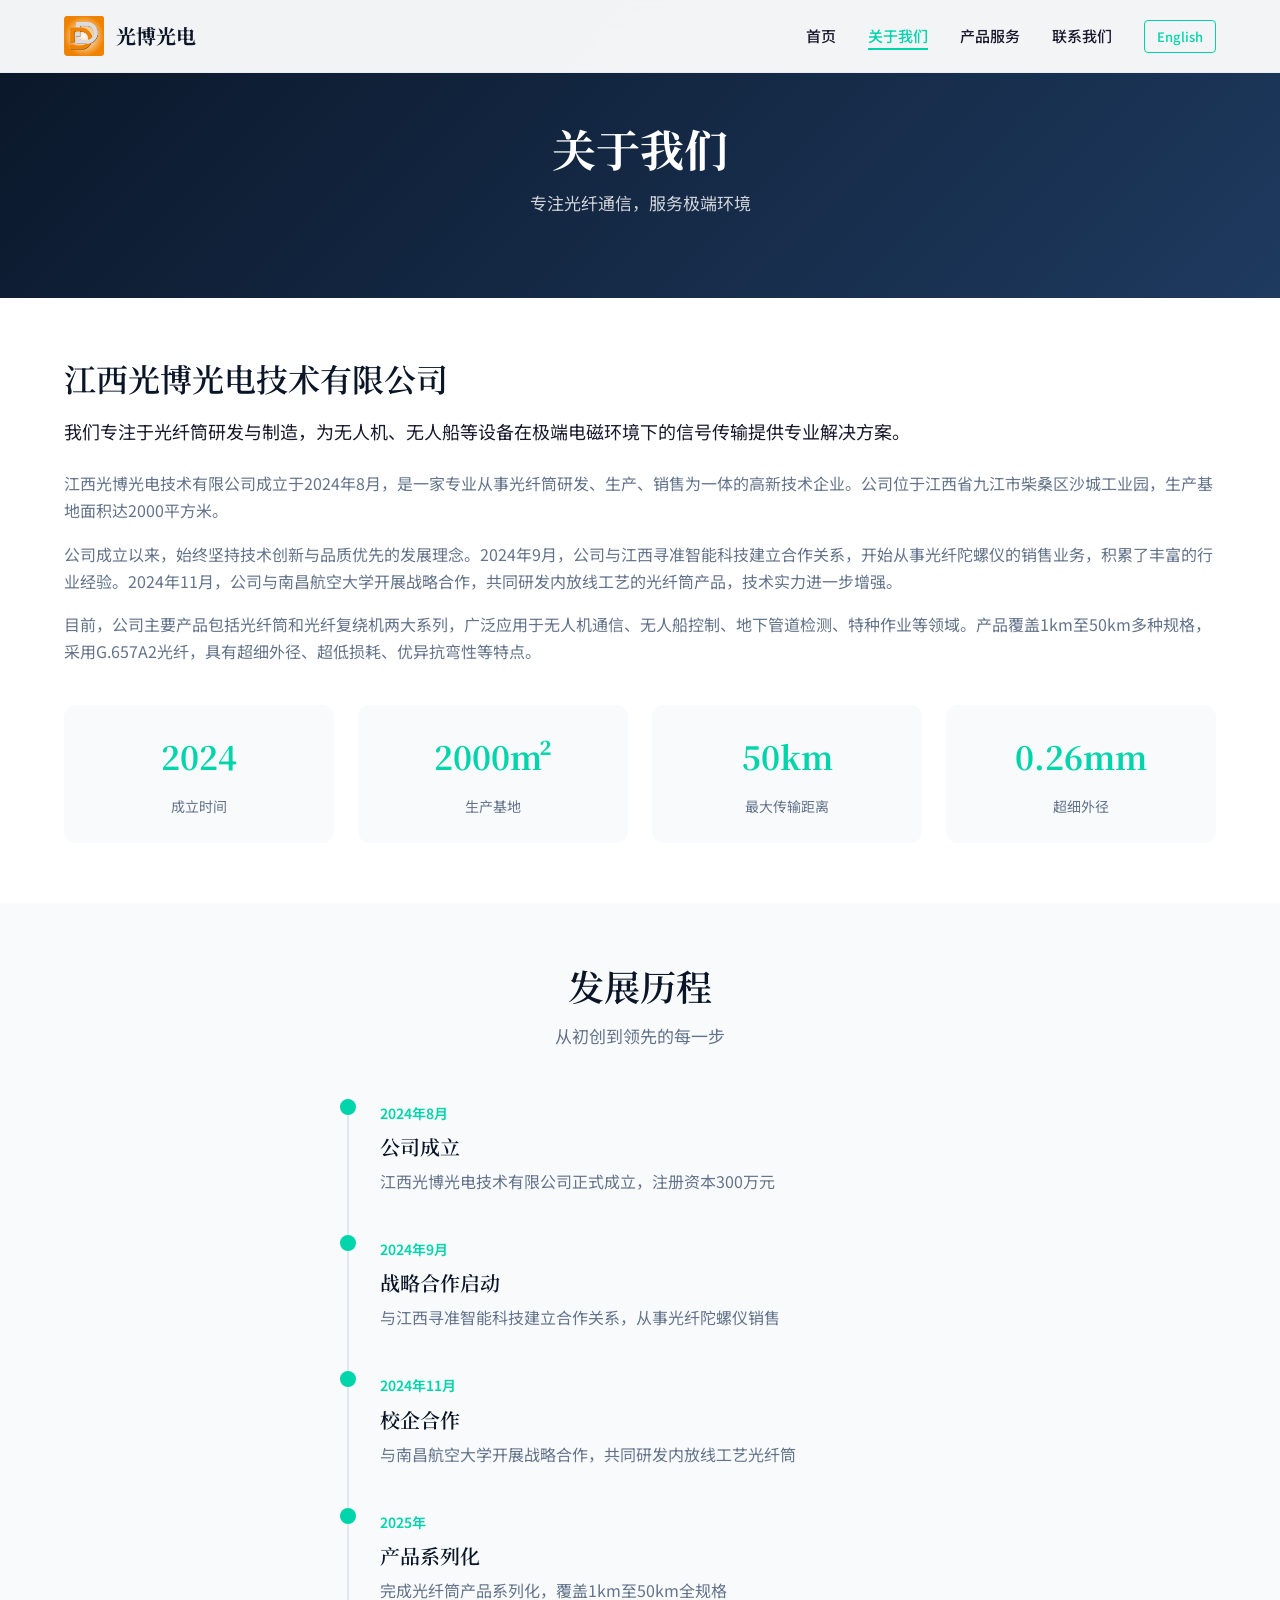
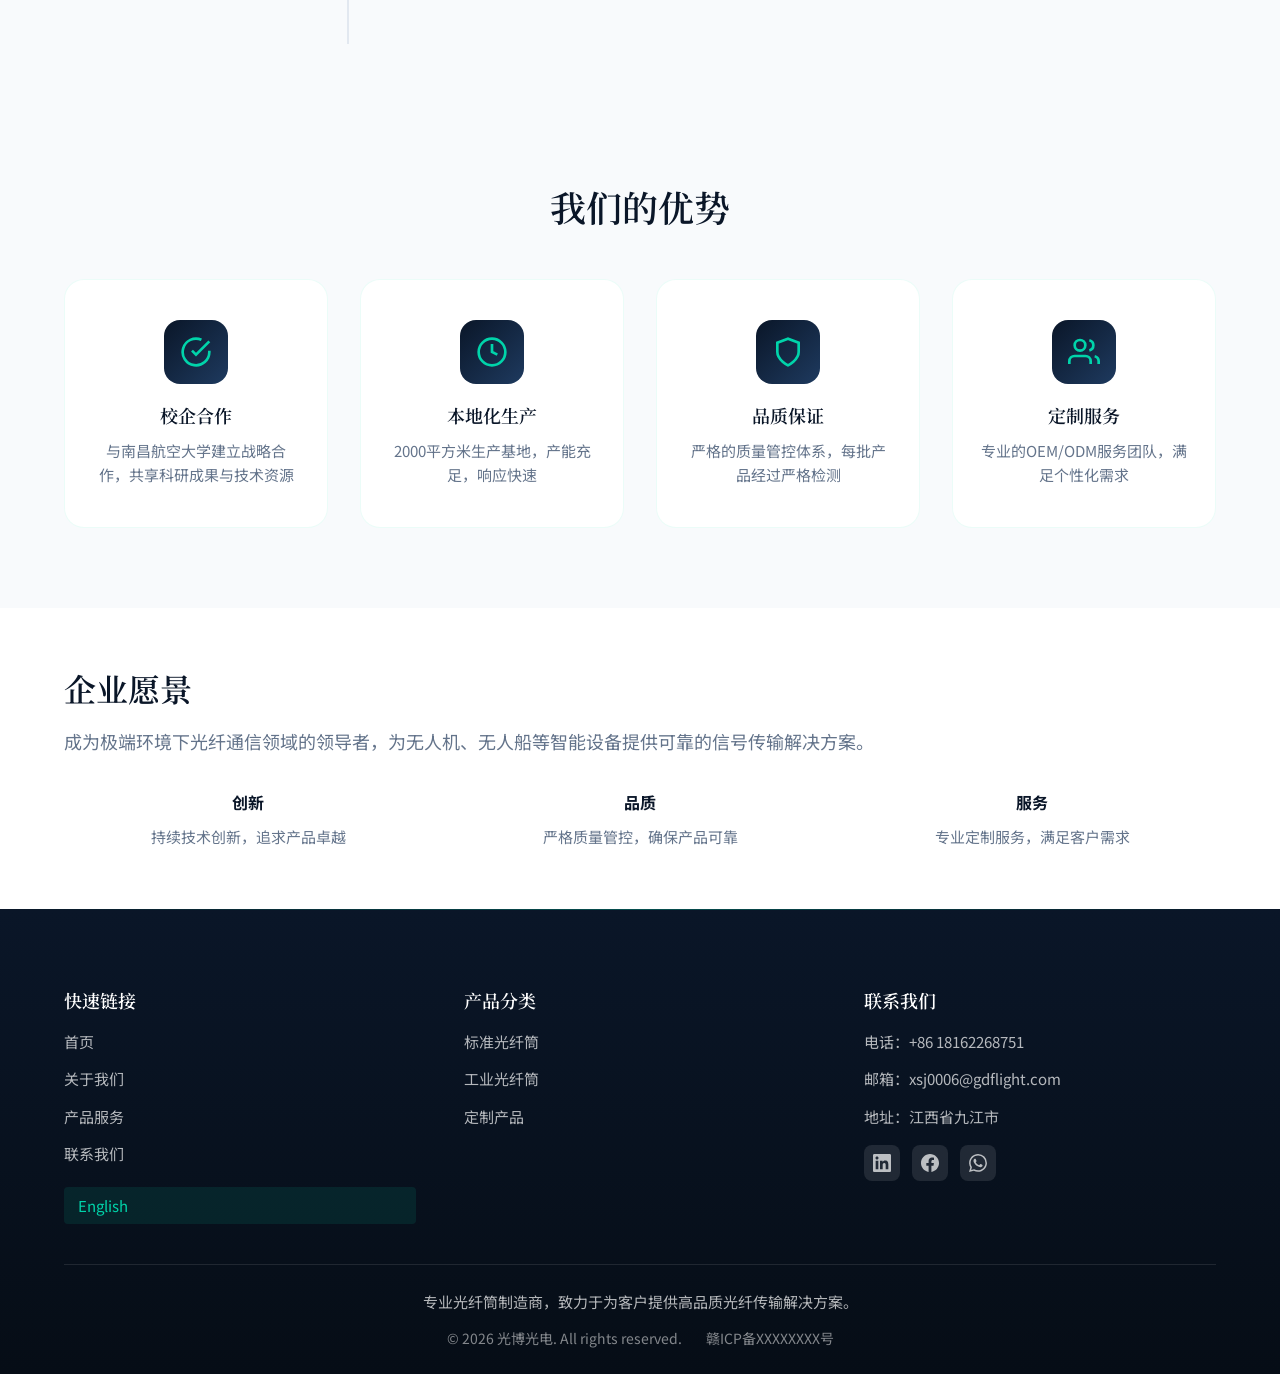
<file: about.html>
<!DOCTYPE html>
<html lang="zh-CN">
<head>
  <meta charset="UTF-8">
  <meta name="viewport" content="width=device-width, initial-scale=1.0">
  <title>关于我们 - 江西光博光电技术有限公司</title>
  <meta name="description" content="江西光博光电成立于2024年，专注于光纤筒研发制造，与南昌航空大学战略合作">
  <link rel="stylesheet" href="css/styles.css">
  <link rel="preconnect" href="https://fonts.googleapis.com">
  <link rel="preconnect" href="https://fonts.gstatic.com" crossorigin>
  <link href="https://fonts.googleapis.com/css2?family=Noto+Sans+SC:wght@300;400;500;700&family=Noto+Serif+SC:wght@400;600;700&family=Outfit:wght@400;500;600;700&display=swap" rel="stylesheet">
</head>
<body>
  <!-- 导航栏 -->
  <nav class="navbar">
    <div class="container">
      <a href="index.html" class="logo">
        <img src="image/Logo1.png" alt="光博光电" class="logo-img">
        <span class="logo-text">光博光电</span>
      </a>
      <button class="mobile-toggle" aria-label="菜单">
        <span></span>
        <span></span>
        <span></span>
      </button>
      <ul class="nav-menu">
        <li><a href="index.html" class="nav-link">首页</a></li>
        <li><a href="about.html" class="nav-link active">关于我们</a></li>
        <li><a href="products.html" class="nav-link">产品服务</a></li>
        <li><a href="contact.html" class="nav-link">联系我们</a></li>
        <li><a href="about_en.html" class="nav-link lang-switch">English</a></li>
      </ul>
    </div>
  </nav>

  <!-- 页面头部 -->
  <section class="page-header">
    <div class="container">
      <h1 class="page-title">关于我们</h1>
      <p class="page-subtitle">专注光纤通信，服务极端环境</p>
    </div>
  </section>

  <!-- 公司简介 -->
  <section class="about-intro">
    <div class="container">
      <div class="intro-content">
        <h2>江西光博光电技术有限公司</h2>
        <p class="intro-lead">我们专注于光纤筒研发与制造，为无人机、无人船等设备在极端电磁环境下的信号传输提供专业解决方案。</p>
        <div class="intro-details">
          <p>江西光博光电技术有限公司成立于2024年8月，是一家专业从事光纤筒研发、生产、销售为一体的高新技术企业。公司位于江西省九江市柴桑区沙城工业园，生产基地面积达2000平方米。</p>
          <p>公司成立以来，始终坚持技术创新与品质优先的发展理念。2024年9月，公司与江西寻准智能科技建立合作关系，开始从事光纤陀螺仪的销售业务，积累了丰富的行业经验。2024年11月，公司与南昌航空大学开展战略合作，共同研发内放线工艺的光纤筒产品，技术实力进一步增强。</p>
          <p>目前，公司主要产品包括光纤筒和光纤复绕机两大系列，广泛应用于无人机通信、无人船控制、地下管道检测、特种作业等领域。产品覆盖1km至50km多种规格，采用G.657A2光纤，具有超细外径、超低损耗、优异抗弯性等特点。</p>
        </div>
      </div>
      <div class="intro-stats">
        <div class="stat-item">
          <span class="stat-value">2024</span>
          <span class="stat-label">成立时间</span>
        </div>
        <div class="stat-item">
          <span class="stat-value">2000m²</span>
          <span class="stat-label">生产基地</span>
        </div>
        <div class="stat-item">
          <span class="stat-value">50km</span>
          <span class="stat-label">最大传输距离</span>
        </div>
        <div class="stat-item">
          <span class="stat-value">0.26mm</span>
          <span class="stat-label">超细外径</span>
        </div>
      </div>
    </div>
  </section>

  <!-- 发展历程 -->
  <section class="timeline">
    <div class="container">
      <div class="section-header">
        <h2 class="section-title">发展历程</h2>
        <p class="section-subtitle">从初创到领先的每一步</p>
      </div>
      <div class="timeline-wrapper">
        <div class="timeline-item">
          <div class="timeline-dot"></div>
          <div class="timeline-content">
            <span class="timeline-date">2024年8月</span>
            <h3>公司成立</h3>
            <p>江西光博光电技术有限公司正式成立，注册资本300万元</p>
          </div>
        </div>
        <div class="timeline-item">
          <div class="timeline-dot"></div>
          <div class="timeline-content">
            <span class="timeline-date">2024年9月</span>
            <h3>战略合作启动</h3>
            <p>与江西寻准智能科技建立合作关系，从事光纤陀螺仪销售</p>
          </div>
        </div>
        <div class="timeline-item">
          <div class="timeline-dot"></div>
          <div class="timeline-content">
            <span class="timeline-date">2024年11月</span>
            <h3>校企合作</h3>
            <p>与南昌航空大学开展战略合作，共同研发内放线工艺光纤筒</p>
          </div>
        </div>
        <div class="timeline-item">
          <div class="timeline-dot"></div>
          <div class="timeline-content">
            <span class="timeline-date">2025年</span>
            <h3>产品系列化</h3>
            <p>完成光纤筒产品系列化，覆盖1km至50km全规格</p>
          </div>
        </div>
      </div>
    </div>
  </section>

  <!-- 核心优势 -->
  <section class="about-features">
    <div class="container">
      <div class="section-header">
        <h2 class="section-title">我们的优势</h2>
      </div>
      <div class="features-grid">
        <div class="feature-card animate-on-scroll">
          <div class="feature-icon">
            <svg xmlns="http://www.w3.org/2000/svg" viewBox="0 0 24 24" fill="none" stroke="currentColor" stroke-width="2">
              <path d="M22 11.08V12a10 10 0 1 1-5.93-9.14"></path>
              <polyline points="22 4 12 14.01 9 11.01"></polyline>
            </svg>
          </div>
          <h3 class="feature-title">校企合作</h3>
          <p class="feature-desc">与南昌航空大学建立战略合作，共享科研成果与技术资源</p>
        </div>
        <div class="feature-card animate-on-scroll animate-delay-1">
          <div class="feature-icon">
            <svg xmlns="http://www.w3.org/2000/svg" viewBox="0 0 24 24" fill="none" stroke="currentColor" stroke-width="2">
              <circle cx="12" cy="12" r="10"></circle>
              <path d="M12 6v6l4 2"></path>
            </svg>
          </div>
          <h3 class="feature-title">本地化生产</h3>
          <p class="feature-desc">2000平方米生产基地，产能充足，响应快速</p>
        </div>
        <div class="feature-card animate-on-scroll animate-delay-2">
          <div class="feature-icon">
            <svg xmlns="http://www.w3.org/2000/svg" viewBox="0 0 24 24" fill="none" stroke="currentColor" stroke-width="2">
              <path d="M12 22s8-4 8-10V5l-8-3-8 3v7c0 6 8 10 8 10z"></path>
            </svg>
          </div>
          <h3 class="feature-title">品质保证</h3>
          <p class="feature-desc">严格的质量管控体系，每批产品经过严格检测</p>
        </div>
        <div class="feature-card animate-on-scroll animate-delay-3">
          <div class="feature-icon">
            <svg xmlns="http://www.w3.org/2000/svg" viewBox="0 0 24 24" fill="none" stroke="currentColor" stroke-width="2">
              <path d="M17 21v-2a4 4 0 0 0-4-4H5a4 4 0 0 0-4 4v2"></path>
              <circle cx="9" cy="7" r="4"></circle>
              <path d="M23 21v-2a4 4 0 0 0-3-3.87"></path>
              <path d="M16 3.13a4 4 0 0 1 0 7.75"></path>
            </svg>
          </div>
          <h3 class="feature-title">定制服务</h3>
          <p class="feature-desc">专业的OEM/ODM服务团队，满足个性化需求</p>
        </div>
      </div>
    </div>
  </section>

  <!-- 企业愿景 -->
  <section class="vision">
    <div class="container">
      <div class="vision-content">
        <h2>企业愿景</h2>
        <p>成为极端环境下光纤通信领域的领导者，为无人机、无人船等智能设备提供可靠的信号传输解决方案。</p>
        <div class="vision-values">
          <div class="value-item">
            <span class="value-icon">创新</span>
            <p>持续技术创新，追求产品卓越</p>
          </div>
          <div class="value-item">
            <span class="value-icon">品质</span>
            <p>严格质量管控，确保产品可靠</p>
          </div>
          <div class="value-item">
            <span class="value-icon">服务</span>
            <p>专业定制服务，满足客户需求</p>
          </div>
        </div>
      </div>
    </div>
  </section>

  <!-- 页脚 -->
  <footer class="footer">
    <div class="container">
      <div class="footer-content">
        <div class="footer-col">
          <h4 class="footer-title">快速链接</h4>
          <div class="footer-links">
            <a href="index.html">首页</a>
            <a href="about.html">关于我们</a>
            <a href="products.html">产品服务</a>
            <a href="contact.html">联系我们</a>
            <a href="about_en.html" class="lang-link">English</a>
          </div>
        </div>
        <div class="footer-col">
          <h4 class="footer-title">产品分类</h4>
          <div class="footer-links">
            <a href="products.html">标准光纤筒</a>
            <a href="products.html">工业光纤筒</a>
            <a href="products.html">定制产品</a>
          </div>
        </div>
        <div class="footer-col">
          <h4 class="footer-title">联系我们</h4>
          <div class="footer-links">
            <span>电话：+86 18162268751</span>
            <span>邮箱：xsj0006@gdflight.com</span>
            <span>地址：江西省九江市</span>
          </div>
          <div class="footer-social">
            <a href="#" class="social-link" title="LinkedIn">
              <svg viewBox="0 0 24 24" fill="currentColor"><path d="M20.447 20.452h-3.554v-5.569c0-1.328-.027-3.037-1.852-3.037-1.853 0-2.136 1.445-2.136 2.939v5.667H9.351V9h3.414v1.561h.046c.477-.9 1.637-1.85 3.37-1.85 3.601 0 4.267 2.37 4.267 5.455v6.286zM5.337 7.433c-1.144 0-2.063-.926-2.063-2.065 0-1.138.92-2.063 2.063-2.063 1.14 0 2.064.925 2.064 2.063 0 1.139-.925 2.065-2.064 2.065zm1.782 13.019H3.555V9h3.564v11.452zM22.225 0H1.771C.792 0 0 .774 0 1.729v20.542C0 23.227.792 24 1.771 24h20.451C23.2 24 24 23.227 24 22.271V1.729C24 .774 23.2 0 22.222 0h.003z"/></svg>
            </a>
            <a href="#" class="social-link" title="Facebook">
              <svg viewBox="0 0 24 24" fill="currentColor"><path d="M24 12.073c0-6.627-5.373-12-12-12s-12 5.373-12 12c0 5.99 4.388 10.954 10.125 11.854v-8.385H7.078v-3.47h3.047V9.43c0-3.007 1.792-4.669 4.533-4.669 1.312 0 2.686.235 2.686.235v2.953H15.83c-1.491 0-1.956.925-1.956 1.874v2.25h3.328l-.532 3.47h-2.796v8.385C19.612 23.027 24 18.062 24 12.073z"/></svg>
            </a>
            <a href="#" class="social-link" title="WhatsApp">
              <svg viewBox="0 0 24 24" fill="currentColor"><path d="M17.472 14.382c-.297-.149-1.758-.867-2.03-.967-.273-.099-.471-.148-.67.15-.197.297-.767.966-.94 1.162-.173.199-.347.223-.644.075-.297-.15-1.255-.463-2.39-1.475-.883-.788-1.48-1.761-1.653-2.059-.173-.297-.018-.458.13-.606.134-.133.298-.347.446-.52.149-.174.198-.298.298-.497.099-.198.05-.371-.025-.52-.075-.149-.669-1.612-.916-2.207-.242-.579-.487-.5-.669-.51-.173-.008-.371-.01-.57-.01-.198 0-.52.074-.792.372-.272.297-1.04 1.016-1.04 2.479 0 1.462 1.065 2.875 1.213 3.074.149.198 2.096 3.2 5.077 4.487.709.306 1.262.489 1.694.625.712.227 1.36.195 1.871.118.571-.085 1.758-.719 2.006-1.413.248-.694.248-1.289.173-1.413-.074-.124-.272-.198-.57-.347m-5.421 7.403h-.004a9.87 9.87 0 01-5.031-1.378l-.361-.214-3.741.982.998-3.648-.235-.374a9.86 9.86 0 01-1.51-5.26c.001-5.45 4.436-9.884 9.888-9.884 2.64 0 5.122 1.03 6.988 2.898a9.825 9.825 0 012.893 6.994c-.003 5.45-4.437 9.884-9.885 9.884m8.413-18.297A11.815 11.815 0 0012.05 0C5.495 0 .16 5.335.157 11.892c0 2.096.547 4.142 1.588 5.945L.057 24l6.305-1.654a11.882 11.882 0 005.683 1.448h.005c6.554 0 11.89-5.335 11.893-11.893a11.821 11.821 0 00-3.48-8.413z"/></svg>
            </a>
          </div>
        </div>
      </div>
      <div class="footer-bottom">
        <div class="footer-desc-full">专业光纤筒制造商，致力于为客户提供高品质光纤传输解决方案。</div>
        <div class="footer-copyright">
          <span>&copy; 2026 光博光电. All rights reserved.</span>
          <span>赣ICP备XXXXXXXX号</span>
        </div>
      </div>
    </div>
  </footer>

  <!-- 自动语言检测 -->
  <script>
    (function() {
      var lang = localStorage.getItem('siteLang');
      if (!lang) {
        fetch('https://ipapi.co/json/')
          .then(function(response) { return response.json(); })
          .then(function(data) {
            var country = data.country_code || '';
            if (country !== 'CN' && country !== 'HK' && country !== 'MO' && country !== 'TW') {
              localStorage.setItem('siteLang', 'en');
              window.location.href = 'about_en.html';
            } else {
              localStorage.setItem('siteLang', 'zh');
            }
          })
          .catch(function() {
            localStorage.setItem('siteLang', 'zh');
          });
      } else if (lang === 'en' && window.location.href.indexOf('about.html') > -1) {
        window.location.href = 'about_en.html';
      }
    })();
  </script>
  <script src="js/main.js"></script>
</body>
</html>
</file>
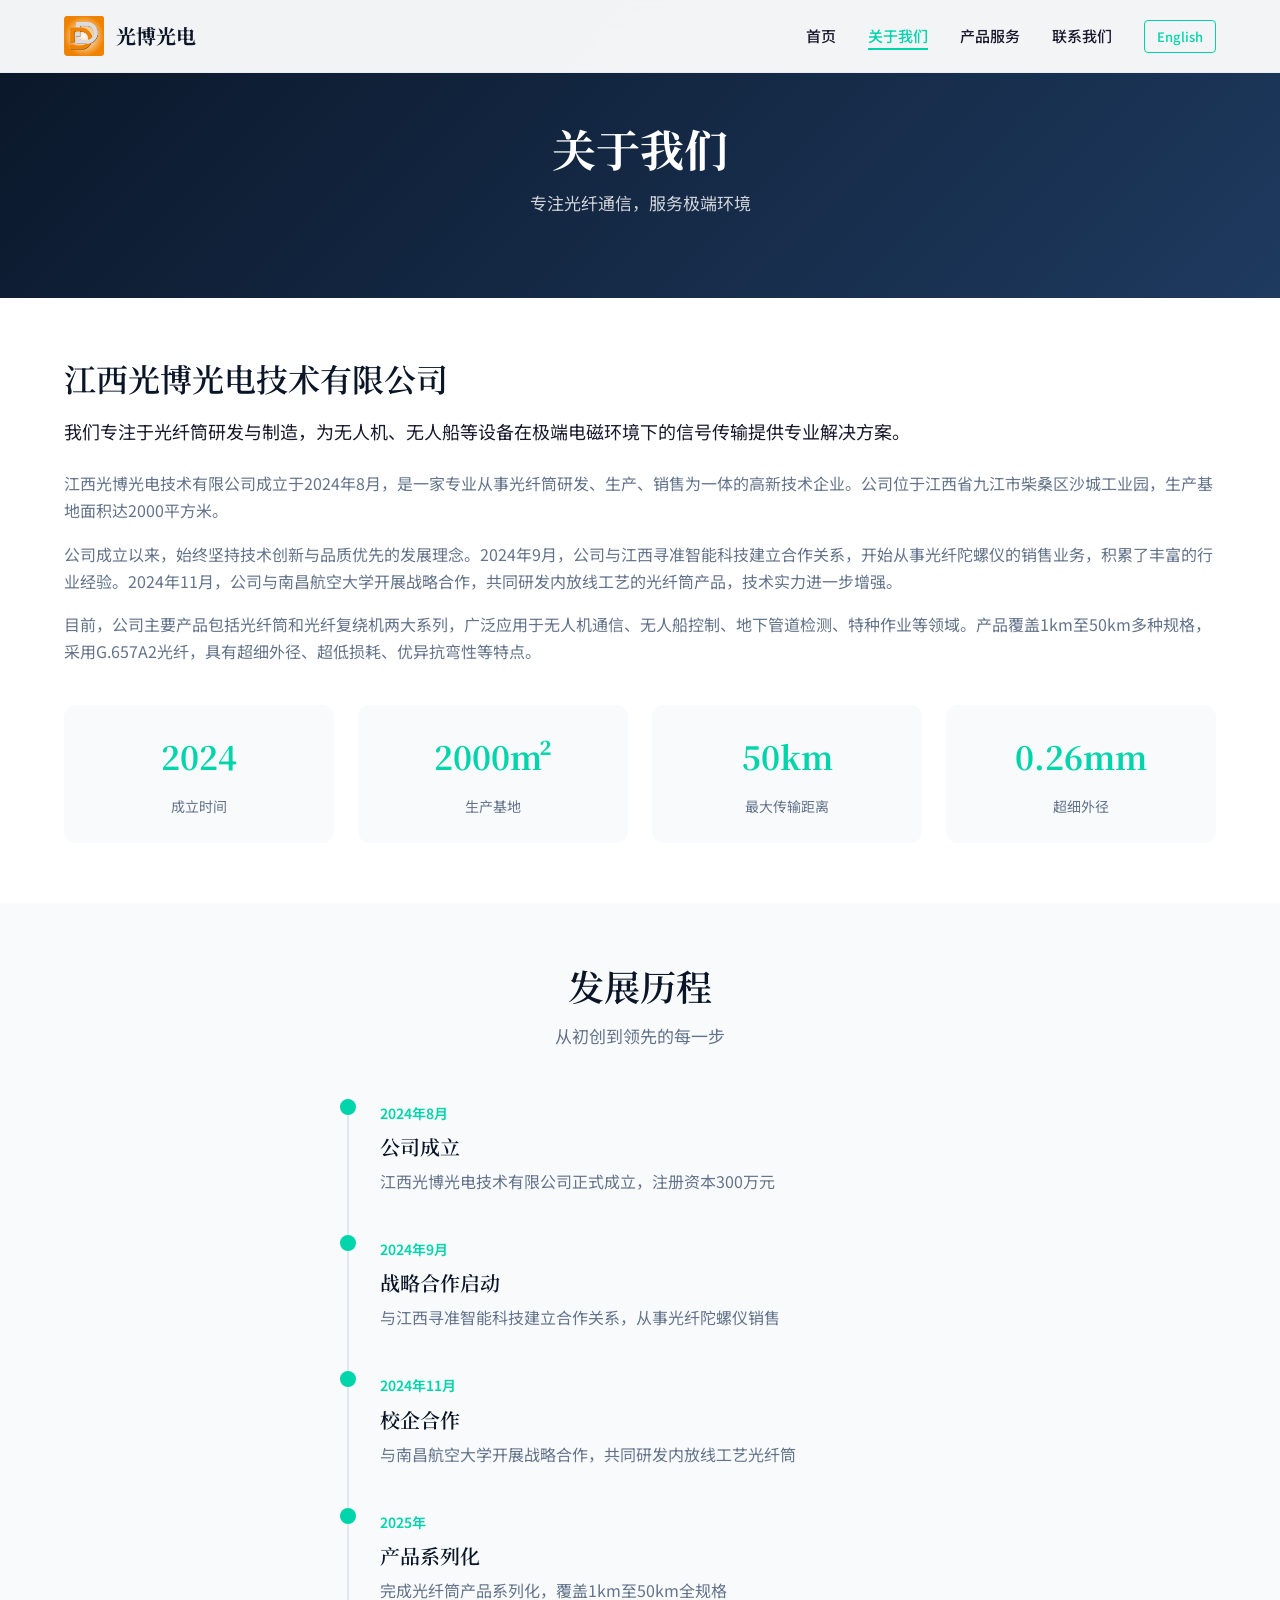
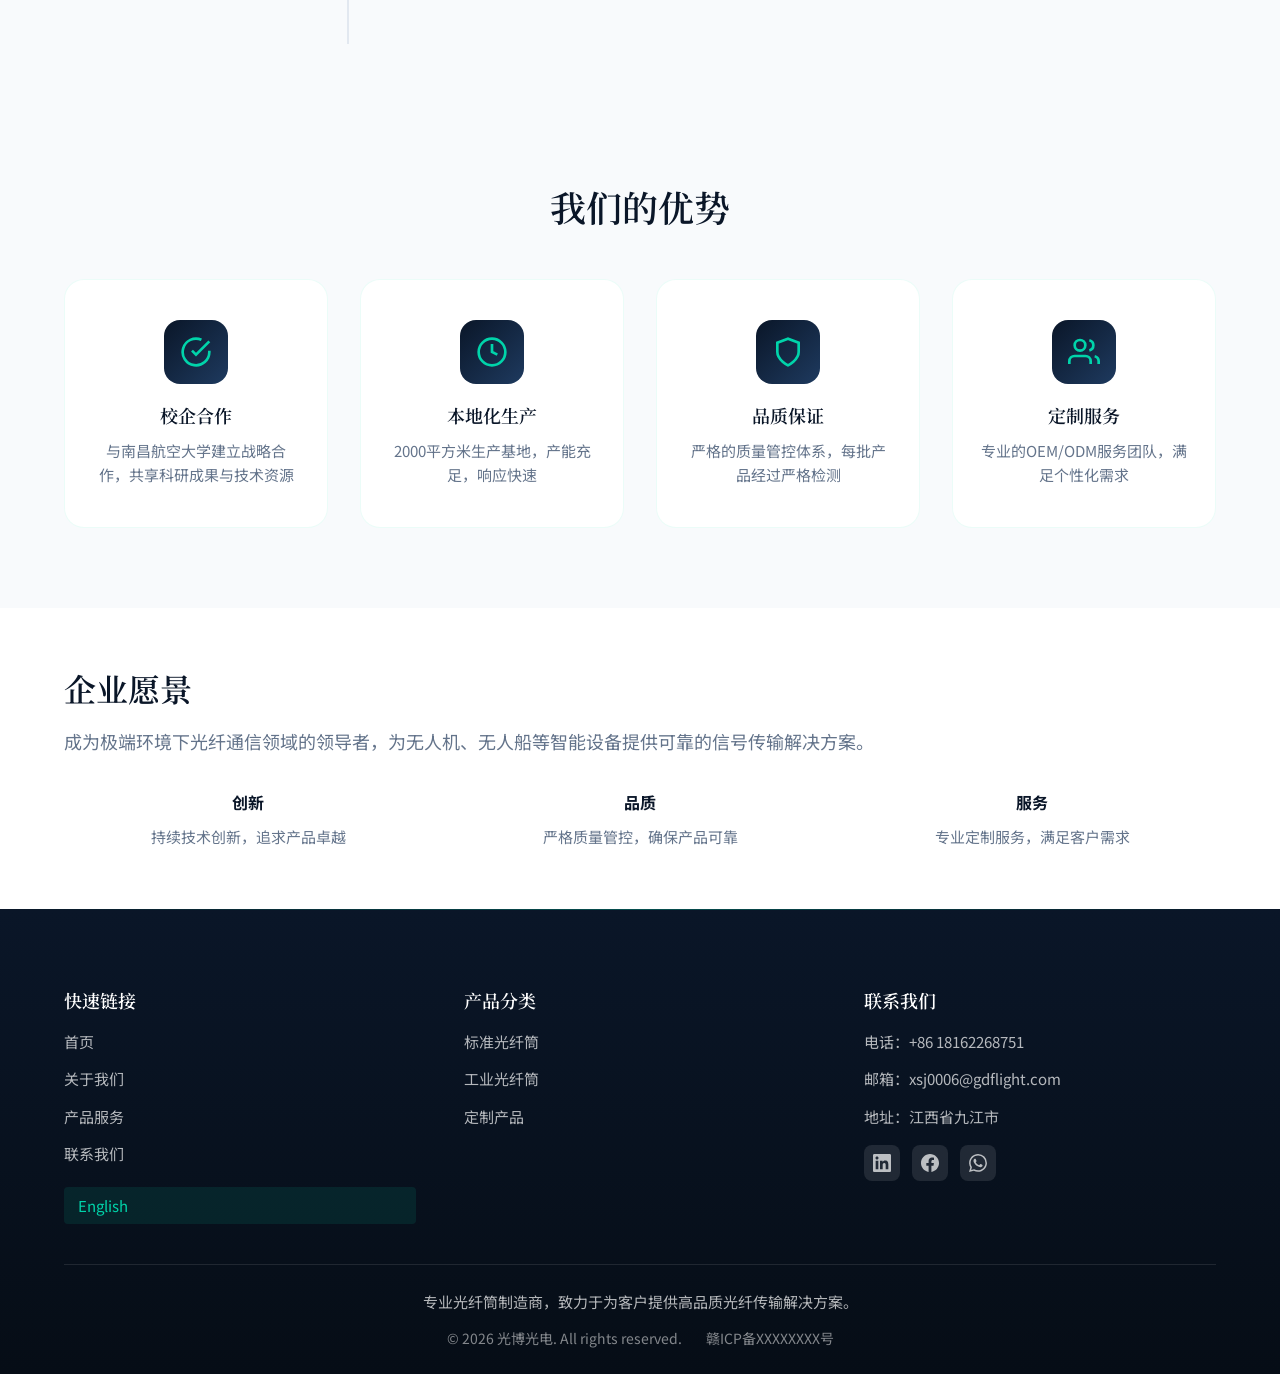
<file: about_en.html>
<!DOCTYPE html>
<html lang="en">
<head>
  <meta charset="UTF-8">
  <meta name="viewport" content="width=device-width, initial-scale=1.0">
  <title>About Us - Guangbo Optoelectronics</title>
  <meta name="description" content="Guangbo Optoelectronics, established in 2024, specializes in fiber optic cable R&D and manufacturing, with strategic cooperation with Nanchang Hangkong University.">
  <link rel="stylesheet" href="css/styles.css">
  <link rel="preconnect" href="https://fonts.googleapis.com">
  <link rel="preconnect" href="https://fonts.gstatic.com" crossorigin>
  <link href="https://fonts.googleapis.com/css2?family=Noto+Sans+SC:wght@300;400;500;700&family=Outfit:wght@400;500;600;700&display=swap" rel="stylesheet">
</head>
<body>
  <!-- 导航栏 -->
  <nav class="navbar">
    <div class="container">
      <a href="index_en.html" class="logo">
        <img src="image/Logo1.png" alt="Guangbo Optoelectronics" class="logo-img">
        <span class="logo-text">Guangbo</span>
      </a>
      <button class="mobile-toggle" aria-label="Menu">
        <span></span>
        <span></span>
        <span></span>
      </button>
      <ul class="nav-menu">
        <li><a href="index_en.html" class="nav-link">Home</a></li>
        <li><a href="about_en.html" class="nav-link active">About</a></li>
        <li><a href="products_en.html" class="nav-link">Products</a></li>
        <li><a href="contact_en.html" class="nav-link">Contact</a></li>
        <li><a href="about.html" class="nav-link lang-switch">中文</a></li>
      </ul>
    </div>
  </nav>

  <!-- 页面头部 -->
  <section class="page-header">
    <div class="container">
      <h1 class="page-title">About Us</h1>
      <p class="page-subtitle">Specializing in Fiber Optics, Serving Extreme Environments</p>
    </div>
  </section>

  <!-- 公司简介 -->
  <section class="about-intro">
    <div class="container">
      <div class="intro-content">
        <h2>Guangbo Optoelectronics Co., Ltd.</h2>
        <p class="intro-lead">We specialize in fiber optic cable R&D and manufacturing, providing professional signal transmission solutions for UAVs and USVs in extreme electromagnetic environments.</p>
        <div class="intro-details">
          <p>Guangbo Optoelectronics Co., Ltd. was established in August 2024 as a high-tech enterprise specializing in fiber optic cable R&D, production, and sales. The company is located in Shacheng Industrial Park, Chaisang District, Jiujiang City, Jiangxi Province, with a production base area of 2,000 square meters.</p>
          <p>Since its establishment, the company has always adhered to the development philosophy of technological innovation and quality priority. In September 2024, the company established a cooperative relationship with Jiangxi Xunzhun Intelligent Technology Co., Ltd., beginning the sales business of fiber optic gyroscopes and accumulating rich industry experience. In November 2024, the company entered into strategic cooperation with Nanchang Hangkong University to jointly develop fiber optic cable products with inner winding technology, further enhancing technical strength.</p>
          <p>Currently, the company's main products include two series: fiber optic cables and fiber optic rewinding machines, widely used in UAV communication, USV control, underground pipeline detection, special operations, and other fields. The products cover various specifications from 1km to 50km, featuring G.657A2 fiber with ultra-fine diameter, ultra-low loss, and excellent bend resistance.</p>
        </div>
      </div>
      <div class="intro-stats">
        <div class="stat-item">
          <span class="stat-value">2024</span>
          <span class="stat-label">Established</span>
        </div>
        <div class="stat-item">
          <span class="stat-value">2000m²</span>
          <span class="stat-label">Production Base</span>
        </div>
        <div class="stat-item">
          <span class="stat-value">50km</span>
          <span class="stat-label">Max Transmission</span>
        </div>
        <div class="stat-item">
          <span class="stat-value">0.26mm</span>
          <span class="stat-label">Ultra-Fine OD</span>
        </div>
      </div>
    </div>
  </section>

  <!-- 发展历程 -->
  <section class="timeline">
    <div class="container">
      <div class="section-header">
        <h2 class="section-title">Our Journey</h2>
        <p class="section-subtitle">From startup to industry leader</p>
      </div>
      <div class="timeline-wrapper">
        <div class="timeline-item">
          <div class="timeline-dot"></div>
          <div class="timeline-content">
            <span class="timeline-date">August 2024</span>
            <h3>Company Established</h3>
            <p>Guangbo Optoelectronics Co., Ltd. officially established with registered capital of 3 million RMB</p>
          </div>
        </div>
        <div class="timeline-item">
          <div class="timeline-dot"></div>
          <div class="timeline-content">
            <span class="timeline-date">September 2024</span>
            <h3>Strategic Partnership</h3>
            <p>Established cooperative relationship with Jiangxi Xunzhun Intelligent Technology for fiber optic gyroscope sales</p>
          </div>
        </div>
        <div class="timeline-item">
          <div class="timeline-dot"></div>
          <div class="timeline-content">
            <span class="timeline-date">November 2024</span>
            <h3>University-Enterprise Cooperation</h3>
            <p>Strategic cooperation with Nanchang Hangkong University for joint development of inner winding fiber optic cables</p>
          </div>
        </div>
        <div class="timeline-item">
          <div class="timeline-dot"></div>
          <div class="timeline-content">
            <span class="timeline-date">2025</span>
            <h3>Product Series Launch</h3>
            <p>Completed fiber optic cable product series, covering all specifications from 1km to 50km</p>
          </div>
        </div>
      </div>
    </div>
  </section>

  <!-- 核心优势 -->
  <section class="about-features">
    <div class="container">
      <div class="section-header">
        <h2 class="section-title">Our Advantages</h2>
      </div>
      <div class="features-grid">
        <div class="feature-card animate-on-scroll">
          <div class="feature-icon">
            <svg xmlns="http://www.w3.org/2000/svg" viewBox="0 0 24 24" fill="none" stroke="currentColor" stroke-width="2">
              <path d="M22 11.08V12a10 10 0 1 1-5.93-9.14"></path>
              <polyline points="22 4 12 14.01 9 11.01"></polyline>
            </svg>
          </div>
          <h3 class="feature-title">University Partnership</h3>
          <p class="feature-desc">Strategic cooperation with Nanchang Hangkong University, sharing scientific research achievements and technical resources</p>
        </div>
        <div class="feature-card animate-on-scroll animate-delay-1">
          <div class="feature-icon">
            <svg xmlns="http://www.w3.org/2000/svg" viewBox="0 0 24 24" fill="none" stroke="currentColor" stroke-width="2">
              <circle cx="12" cy="12" r="10"></circle>
              <path d="M12 6v6l4 2"></path>
            </svg>
          </div>
          <h3 class="feature-title">Local Production</h3>
          <p class="feature-desc">2,000 square meters production base with sufficient capacity and fast response</p>
        </div>
        <div class="feature-card animate-on-scroll animate-delay-2">
          <div class="feature-icon">
            <svg xmlns="http://www.w3.org/2000/svg" viewBox="0 0 24 24" fill="none" stroke="currentColor" stroke-width="2">
              <path d="M12 22s8-4 8-10V5l-8-3-8 3v7c0 6 8 10 8 10z"></path>
            </svg>
          </div>
          <h3 class="feature-title">Quality Assurance</h3>
          <p class="feature-desc">Strict quality control system, each batch of products undergoes rigorous testing</p>
        </div>
        <div class="feature-card animate-on-scroll animate-delay-3">
          <div class="feature-icon">
            <svg xmlns="http://www.w3.org/2000/svg" viewBox="0 0 24 24" fill="none" stroke="currentColor" stroke-width="2">
              <path d="M17 21v-2a4 4 0 0 0-4-4H5a4 4 0 0 0-4 4v2"></path>
              <circle cx="9" cy="7" r="4"></circle>
              <path d="M23 21v-2a4 4 0 0 0-3-3.87"></path>
              <path d="M16 3.13a4 4 0 0 1 0 7.75"></path>
            </svg>
          </div>
          <h3 class="feature-title">Customization Service</h3>
          <p class="feature-desc">Professional OEM/ODM service team to meet personalized needs</p>
        </div>
      </div>
    </div>
  </section>

  <!-- 企业愿景 -->
  <section class="vision">
    <div class="container">
      <div class="vision-content">
        <h2>Our Vision</h2>
        <p>To become a leader in fiber optic communication for extreme environments, providing reliable signal transmission solutions for UAVs, USVs, and other intelligent devices.</p>
        <div class="vision-values">
          <div class="value-item">
            <span class="value-icon">Innovation</span>
            <p>Continuous technological innovation, pursuing product excellence</p>
          </div>
          <div class="value-item">
            <span class="value-icon">Quality</span>
            <p>Strict quality control, ensuring product reliability</p>
          </div>
          <div class="value-item">
            <span class="value-icon">Service</span>
            <p>Professional customization, meeting customer needs</p>
          </div>
        </div>
      </div>
    </div>
  </section>

  <!-- 页脚 -->
  <footer class="footer">
    <div class="container">
      <div class="footer-content">
        <div class="footer-col">
          <h4 class="footer-title">Quick Links</h4>
          <div class="footer-links">
            <a href="index_en.html">Home</a>
            <a href="about_en.html">About</a>
            <a href="products_en.html">Products</a>
            <a href="contact_en.html">Contact</a>
          </div>
        </div>
        <div class="footer-col">
          <h4 class="footer-title">Product Categories</h4>
          <div class="footer-links">
            <a href="products_en.html">Standard Fiber Cable</a>
            <a href="products_en.html">Industrial Fiber Cable</a>
            <a href="products_en.html">Custom Products</a>
          </div>
        </div>
        <div class="footer-col">
          <h4 class="footer-title">Contact Us</h4>
          <div class="footer-links">
            <span>Tel: +86 18162268751</span>
            <span>Email: xsj0006@gdflight.com</span>
            <span>Address: Jiujiang, Jiangxi, China</span>
          </div>
          <div class="footer-social">
            <a href="#" class="social-link" title="LinkedIn">
              <svg viewBox="0 0 24 24" fill="currentColor"><path d="M20.447 20.452h-3.554v-5.569c0-1.328-.027-3.037-1.852-3.037-1.853 0-2.136 1.445-2.136 2.939v5.667H9.351V9h3.414v1.561h.046c.477-.9 1.637-1.85 3.37-1.85 3.601 0 4.267 2.37 4.267 5.455v6.286zM5.337 7.433c-1.144 0-2.063-.926-2.063-2.065 0-1.138.92-2.063 2.063-2.063 1.14 0 2.064.925 2.064 2.063 0 1.139-.925 2.065-2.064 2.065zm1.782 13.019H3.555V9h3.564v11.452zM22.225 0H1.771C.792 0 0 .774 0 1.729v20.542C0 23.227.792 24 1.771 24h20.451C23.2 24 24 23.227 24 22.271V1.729C24 .774 23.2 0 22.222 0h.003z"/></svg>
            </a>
            <a href="#" class="social-link" title="Facebook">
              <svg viewBox="0 0 24 24" fill="currentColor"><path d="M24 12.073c0-6.627-5.373-12-12-12s-12 5.373-12 12c0 5.99 4.388 10.954 10.125 11.854v-8.385H7.078v-3.47h3.047V9.43c0-3.007 1.792-4.669 4.533-4.669 1.312 0 2.686.235 2.686.235v2.953H15.83c-1.491 0-1.956.925-1.956 1.874v2.25h3.328l-.532 3.47h-2.796v8.385C19.612 23.027 24 18.062 24 12.073z"/></svg>
            </a>
            <a href="#" class="social-link" title="WhatsApp">
              <svg viewBox="0 0 24 24" fill="currentColor"><path d="M17.472 14.382c-.297-.149-1.758-.867-2.03-.967-.273-.099-.471-.148-.67.15-.197.297-.767.966-.94 1.162-.173.199-.347.223-.644.075-.297-.15-1.255-.463-2.39-1.475-.883-.788-1.48-1.761-1.653-2.059-.173-.297-.018-.458.13-.606.134-.133.298-.347.446-.52.149-.174.198-.298.298-.497.099-.198.05-.371-.025-.52-.075-.149-.669-1.612-.916-2.207-.242-.579-.487-.5-.669-.51-.173-.008-.371-.01-.57-.01-.198 0-.52.074-.792.372-.272.297-1.04 1.016-1.04 2.479 0 1.462 1.065 2.875 1.213 3.074.149.198 2.096 3.2 5.077 4.487.709.306 1.262.489 1.694.625.712.227 1.36.195 1.871.118.571-.085 1.758-.719 2.006-1.413.248-.694.248-1.289.173-1.413-.074-.124-.272-.198-.57-.347m-5.421 7.403h-.004a9.87 9.87 0 01-5.031-1.378l-.361-.214-3.741.982.998-3.648-.235-.374a9.86 9.86 0 01-1.51-5.26c.001-5.45 4.436-9.884 9.888-9.884 2.64 0 5.122 1.03 6.988 2.898a9.825 9.825 0 012.893 6.994c-.003 5.45-4.437 9.884-9.885 9.884m8.413-18.297A11.815 11.815 0 0012.05 0C5.495 0 .16 5.335.157 11.892c0 2.096.547 4.142 1.588 5.945L.057 24l6.305-1.654a11.882 11.882 0 005.683 1.448h.005c6.554 0 11.89-5.335 11.893-11.893a11.821 11.821 0 00-3.48-8.413z"/></svg>
            </a>
          </div>
        </div>
      </div>
      <div class="footer-bottom">
        <div class="footer-desc-full">Professional fiber optic cable manufacturer, committed to providing high-quality fiber transmission solutions.</div>
        <div class="footer-copyright">
          <span>&copy; 2026 Guangbo Optoelectronics. All rights reserved.</span>
          <span>赣ICP备XXXXXXXX号</span>
        </div>
      </div>
    </div>
  </footer>

  <!-- 自动语言检测 -->
  <script>
    (function() {
      var lang = localStorage.getItem('siteLang');
      if (!lang) {
        fetch('https://ipapi.co/json/')
          .then(function(response) { return response.json(); })
          .then(function(data) {
            var country = data.country_code || '';
            if (country !== 'CN' && country !== 'HK' && country !== 'MO' && country !== 'TW') {
              localStorage.setItem('siteLang', 'en');
            } else {
              localStorage.setItem('siteLang', 'zh');
              window.location.href = 'about.html';
            }
          })
          .catch(function() {
            localStorage.setItem('siteLang', 'en');
          });
      } else if (lang === 'zh' && window.location.href.indexOf('about_en.html') > -1) {
        window.location.href = 'about.html';
      }
    })();
  </script>
  <script src="js/main.js"></script>
</body>
</html>
</file>
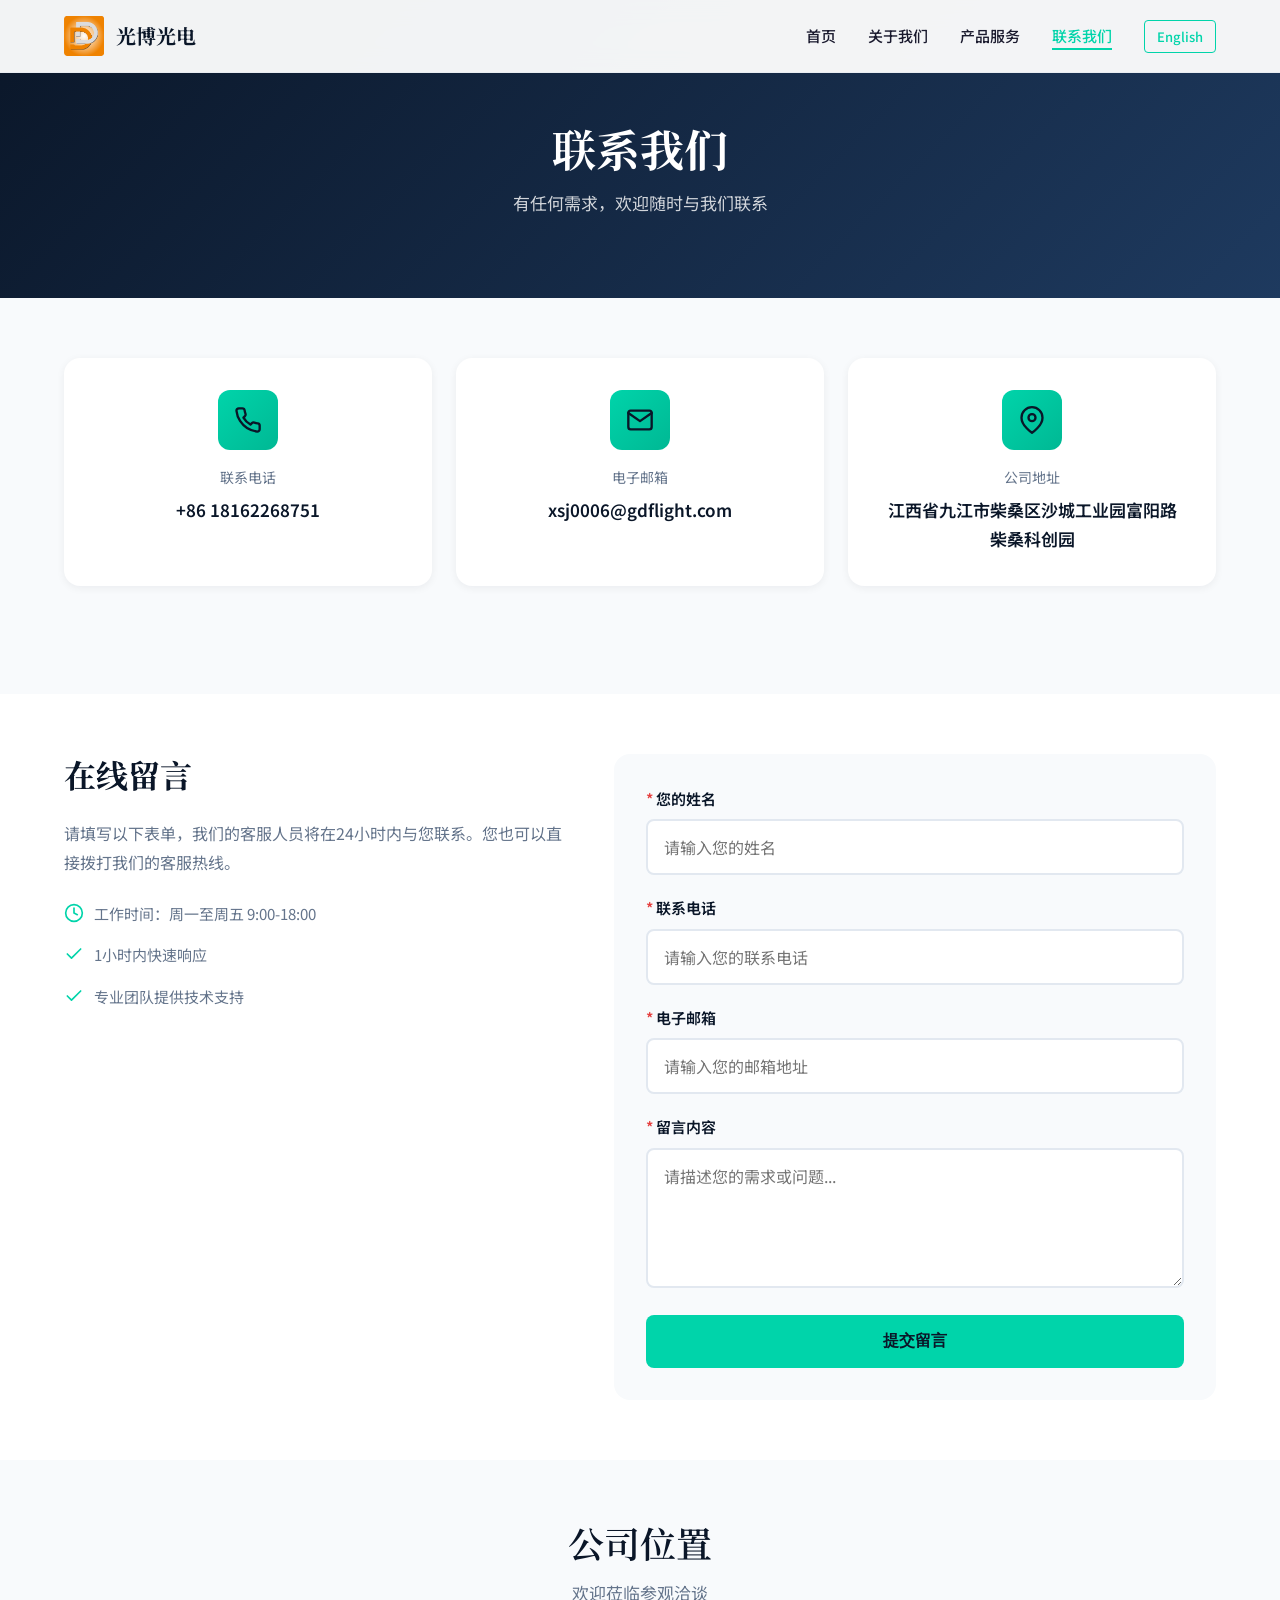
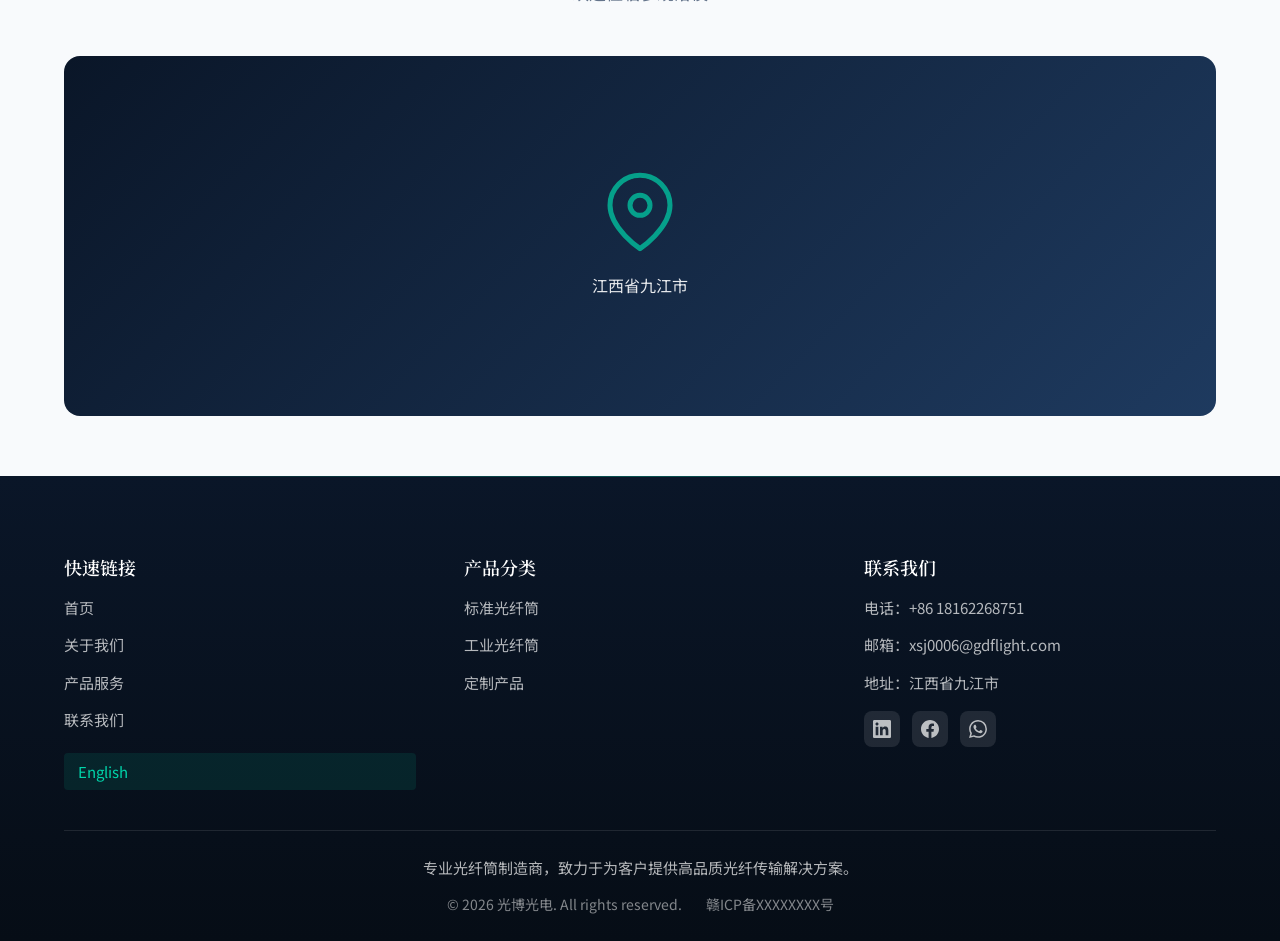
<file: contact.html>
<!DOCTYPE html>
<html lang="zh-CN">
<head>
  <meta charset="UTF-8">
  <meta name="viewport" content="width=device-width, initial-scale=1.0">
  <title>联系我们 - 江西光博光电技术有限公司</title>
  <meta name="description" content="联系光博光电，了解更多产品信息与定制服务">
  <link rel="stylesheet" href="css/styles.css">
  <link rel="preconnect" href="https://fonts.googleapis.com">
  <link rel="preconnect" href="https://fonts.gstatic.com" crossorigin>
  <link href="https://fonts.googleapis.com/css2?family=Noto+Sans+SC:wght@400;500;600;700&family=Noto+Serif+SC:wght@600;700&family=Outfit:wght@400;500;600;700&display=swap" rel="stylesheet">
</head>
<body>
  <!-- 导航栏 -->
  <nav class="navbar">
    <div class="container">
      <a href="index.html" class="logo">
        <img src="image/Logo1.png" alt="光博光电" class="logo-img">
        <span class="logo-text">光博光电</span>
      </a>
      <button class="mobile-toggle" aria-label="菜单">
        <span></span>
        <span></span>
        <span></span>
      </button>
      <ul class="nav-menu">
        <li><a href="index.html" class="nav-link">首页</a></li>
        <li><a href="about.html" class="nav-link">关于我们</a></li>
        <li><a href="products.html" class="nav-link">产品服务</a></li>
        <li><a href="contact.html" class="nav-link active">联系我们</a></li>
        <li><a href="contact_en.html" class="nav-link lang-switch">English</a></li>
      </ul>
    </div>
  </nav>

  <!-- 页面头部 -->
  <header class="page-header">
    <div class="container">
      <h1 class="page-title">联系我们</h1>
      <p class="page-subtitle">有任何需求，欢迎随时与我们联系</p>
    </div>
  </header>

  <!-- 联系信息 -->
  <section class="contact-section">
    <div class="container">
      <div class="contact-grid">
        <div class="contact-card">
          <div class="contact-icon">
            <svg xmlns="http://www.w3.org/2000/svg" viewBox="0 0 24 24" fill="none" stroke-width="2" stroke-linecap="round" stroke-linejoin="round">
              <path d="M22 16.92v3a2 2 0 0 1-2.18 2 19.79 19.79 0 0 1-8.63-3.07 19.5 19.5 0 0 1-6-6 19.79 19.79 0 0 1-3.07-8.67A2 2 0 0 1 4.11 2h3a2 2 0 0 1 2 1.72 12.84 12.84 0 0 0 .7 2.81 2 2 0 0 1-.45 2.11L8.09 9.91a16 16 0 0 0 6 6l1.27-1.27a2 2 0 0 1 2.11-.45 12.84 12.84 0 0 0 2.81.7A2 2 0 0 1 22 16.92z"></path>
            </svg>
          </div>
          <p class="contact-label">联系电话</p>
          <p class="contact-value"><a href="tel:+8618162268751">+86 18162268751</a></p>
        </div>
        <div class="contact-card">
          <div class="contact-icon">
            <svg xmlns="http://www.w3.org/2000/svg" viewBox="0 0 24 24" fill="none" stroke-width="2" stroke-linecap="round" stroke-linejoin="round">
              <path d="M4 4h16c1.1 0 2 .9 2 2v12c0 1.1-.9 2-2 2H4c-1.1 0-2-.9-2-2V6c0-1.1.9-2 2-2z"></path>
              <polyline points="22,6 12,13 2,6"></polyline>
            </svg>
          </div>
          <p class="contact-label">电子邮箱</p>
          <p class="contact-value"><a href="mailto:xsj0006@gdflight.com">xsj0006@gdflight.com</a></p>
        </div>
        <div class="contact-card">
          <div class="contact-icon">
            <svg xmlns="http://www.w3.org/2000/svg" viewBox="0 0 24 24" fill="none" stroke-width="2" stroke-linecap="round" stroke-linejoin="round">
              <path d="M21 10c0 7-9 13-9 13s-9-6-9-13a9 9 0 0 1 18 0z"></path>
              <circle cx="12" cy="10" r="3"></circle>
            </svg>
          </div>
          <p class="contact-label">公司地址</p>
          <p class="contact-value">江西省九江市柴桑区沙城工业园富阳路柴桑科创园</p>
        </div>
      </div>
    </div>
  </section>

  <!-- 在线表单 -->
  <section class="form-section">
    <div class="container">
      <div class="form-content">
        <div class="form-info">
          <h2>在线留言</h2>
          <p>请填写以下表单，我们的客服人员将在24小时内与您联系。您也可以直接拨打我们的客服热线。</p>
          <ul>
            <li>
              <svg xmlns="http://www.w3.org/2000/svg" viewBox="0 0 24 24" fill="none" stroke-width="2" stroke-linecap="round" stroke-linejoin="round">
                <circle cx="12" cy="12" r="10"></circle>
                <polyline points="12 6 12 12 16 14"></polyline>
              </svg>
              <span>工作时间：周一至周五 9:00-18:00</span>
            </li>
            <li>
              <svg xmlns="http://www.w3.org/2000/svg" viewBox="0 0 24 24" fill="none" stroke-width="2" stroke-linecap="round" stroke-linejoin="round">
                <polyline points="20 6 9 17 4 12"></polyline>
              </svg>
              <span>1小时内快速响应</span>
            </li>
            <li>
              <svg xmlns="http://www.w3.org/2000/svg" viewBox="0 0 24 24" fill="none" stroke-width="2" stroke-linecap="round" stroke-linejoin="round">
                <polyline points="20 6 9 17 4 12"></polyline>
              </svg>
              <span>专业团队提供技术支持</span>
            </li>
          </ul>
        </div>
        <form class="contact-form" id="contactForm">
          <div class="form-group">
            <label class="form-label"><span>*</span> 您的姓名</label>
            <input type="text" class="form-input" id="name" placeholder="请输入您的姓名" required>
          </div>
          <div class="form-group">
            <label class="form-label"><span>*</span> 联系电话</label>
            <input type="tel" class="form-input" id="phone" placeholder="请输入您的联系电话" required>
          </div>
          <div class="form-group">
            <label class="form-label"><span>*</span> 电子邮箱</label>
            <input type="email" class="form-input" id="email" placeholder="请输入您的邮箱地址" required>
          </div>
          <div class="form-group">
            <label class="form-label"><span>*</span> 留言内容</label>
            <textarea class="form-textarea" id="message" placeholder="请描述您的需求或问题..." required></textarea>
          </div>
          <button type="submit" class="form-submit" id="submitBtn">
            <span class="btn-text">提交留言</span>
            <span class="btn-loading" style="display:none;">
              <svg class="spinner" viewBox="0 0 24 24" width="20" height="20">
                <circle cx="12" cy="12" r="10" stroke="currentColor" stroke-width="3" fill="none" stroke-dasharray="60" stroke-dashoffset="20">
                  <animateTransform attributeName="transform" type="rotate" dur="1s" repeatCount="indefinite" from="0 12 12" to="360 12 12"/>
                </circle>
              </svg>
              提交中...
            </span>
          </button>
          <div class="form-message" id="formMessage" style="display:none; margin-top:16px; padding:12px; border-radius:8px; text-align:center;"></div>
        </form>
      </div>
    </div>
  </section>

  <!-- 地图 -->
  <section class="map-section">
    <div class="container">
      <div class="section-header">
        <h2 class="section-title">公司位置</h2>
        <p class="section-subtitle">欢迎莅临参观洽谈</p>
      </div>
      <div class="map-placeholder">
        <div class="map-text">
          <svg xmlns="http://www.w3.org/2000/svg" viewBox="0 0 24 24" fill="none" stroke-width="1.5" stroke-linecap="round" stroke-linejoin="round">
            <path d="M21 10c0 7-9 13-9 13s-9-6-9-13a9 9 0 0 1 18 0z"></path>
            <circle cx="12" cy="10" r="3"></circle>
          </svg>
          <p style="margin-top: 12px;">江西省九江市</p>
        </div>
      </div>
    </div>
  </section>

  <!-- 页脚 -->
  <footer class="footer">
    <div class="container">
      <div class="footer-content">
        <div class="footer-col">
          <h4 class="footer-title">快速链接</h4>
          <div class="footer-links">
            <a href="index.html">首页</a>
            <a href="about.html">关于我们</a>
            <a href="products.html">产品服务</a>
            <a href="contact.html">联系我们</a>
            <a href="contact_en.html" class="lang-link">English</a>
          </div>
        </div>
        <div class="footer-col">
          <h4 class="footer-title">产品分类</h4>
          <div class="footer-links">
            <a href="products.html">标准光纤筒</a>
            <a href="products.html">工业光纤筒</a>
            <a href="products.html">定制产品</a>
          </div>
        </div>
        <div class="footer-col">
          <h4 class="footer-title">联系我们</h4>
          <div class="footer-links">
            <span>电话：+86 18162268751</span>
            <span>邮箱：xsj0006@gdflight.com</span>
            <span>地址：江西省九江市</span>
          </div>
          <div class="footer-social">
            <a href="#" class="social-link" title="LinkedIn">
              <svg viewBox="0 0 24 24" fill="currentColor"><path d="M20.447 20.452h-3.554v-5.569c0-1.328-.027-3.037-1.852-3.037-1.853 0-2.136 1.445-2.136 2.939v5.667H9.351V9h3.414v1.561h.046c.477-.9 1.637-1.85 3.37-1.85 3.601 0 4.267 2.37 4.267 5.455v6.286zM5.337 7.433c-1.144 0-2.063-.926-2.063-2.065 0-1.138.92-2.063 2.063-2.063 1.14 0 2.064.925 2.064 2.063 0 1.139-.925 2.065-2.064 2.065zm1.782 13.019H3.555V9h3.564v11.452zM22.225 0H1.771C.792 0 0 .774 0 1.729v20.542C0 23.227.792 24 1.771 24h20.451C23.2 24 24 23.227 24 22.271V1.729C24 .774 23.2 0 22.222 0h.003z"/></svg>
            </a>
            <a href="#" class="social-link" title="Facebook">
              <svg viewBox="0 0 24 24" fill="currentColor"><path d="M24 12.073c0-6.627-5.373-12-12-12s-12 5.373-12 12c0 5.99 4.388 10.954 10.125 11.854v-8.385H7.078v-3.47h3.047V9.43c0-3.007 1.792-4.669 4.533-4.669 1.312 0 2.686.235 2.686.235v2.953H15.83c-1.491 0-1.956.925-1.956 1.874v2.25h3.328l-.532 3.47h-2.796v8.385C19.612 23.027 24 18.062 24 12.073z"/></svg>
            </a>
            <a href="#" class="social-link" title="WhatsApp">
              <svg viewBox="0 0 24 24" fill="currentColor"><path d="M17.472 14.382c-.297-.149-1.758-.867-2.03-.967-.273-.099-.471-.148-.67.15-.197.297-.767.966-.94 1.162-.173.199-.347.223-.644.075-.297-.15-1.255-.463-2.39-1.475-.883-.788-1.48-1.761-1.653-2.059-.173-.297-.018-.458.13-.606.134-.133.298-.347.446-.52.149-.174.198-.298.298-.497.099-.198.05-.371-.025-.52-.075-.149-.669-1.612-.916-2.207-.242-.579-.487-.5-.669-.51-.173-.008-.371-.01-.57-.01-.198 0-.52.074-.792.372-.272.297-1.04 1.016-1.04 2.479 0 1.462 1.065 2.875 1.213 3.074.149.198 2.096 3.2 5.077 4.487.709.306 1.262.489 1.694.625.712.227 1.36.195 1.871.118.571-.085 1.758-.719 2.006-1.413.248-.694.248-1.289.173-1.413-.074-.124-.272-.198-.57-.347m-5.421 7.403h-.004a9.87 9.87 0 01-5.031-1.378l-.361-.214-3.741.982.998-3.648-.235-.374a9.86 9.86 0 01-1.51-5.26c.001-5.45 4.436-9.884 9.888-9.884 2.64 0 5.122 1.03 6.988 2.898a9.825 9.825 0 012.893 6.994c-.003 5.45-4.437 9.884-9.885 9.884m8.413-18.297A11.815 11.815 0 0012.05 0C5.495 0 .16 5.335.157 11.892c0 2.096.547 4.142 1.588 5.945L.057 24l6.305-1.654a11.882 11.882 0 005.683 1.448h.005c6.554 0 11.89-5.335 11.893-11.893a11.821 11.821 0 00-3.48-8.413z"/></svg>
            </a>
          </div>
        </div>
      </div>
      <div class="footer-bottom">
        <div class="footer-desc-full">专业光纤筒制造商，致力于为客户提供高品质光纤传输解决方案。</div>
        <div class="footer-copyright">
          <span>&copy; 2026 光博光电. All rights reserved.</span>
          <span>赣ICP备XXXXXXXX号</span>
        </div>
      </div>
    </div>
  </footer>

  <!-- 自动语言检测 -->
  <script>
    (function() {
      var lang = localStorage.getItem('siteLang');
      if (!lang) {
        fetch('https://ipapi.co/json/')
          .then(function(response) { return response.json(); })
          .then(function(data) {
            var country = data.country_code || '';
            if (country !== 'CN' && country !== 'HK' && country !== 'MO' && country !== 'TW') {
              localStorage.setItem('siteLang', 'en');
              window.location.href = 'contact_en.html';
            } else {
              localStorage.setItem('siteLang', 'zh');
            }
          })
          .catch(function() {
            localStorage.setItem('siteLang', 'zh');
          });
      } else if (lang === 'en' && window.location.href.indexOf('contact.html') > -1) {
        window.location.href = 'contact_en.html';
      }
    })();
  </script>
  <script src="js/main.js"></script>
</body>
</html>
</file>
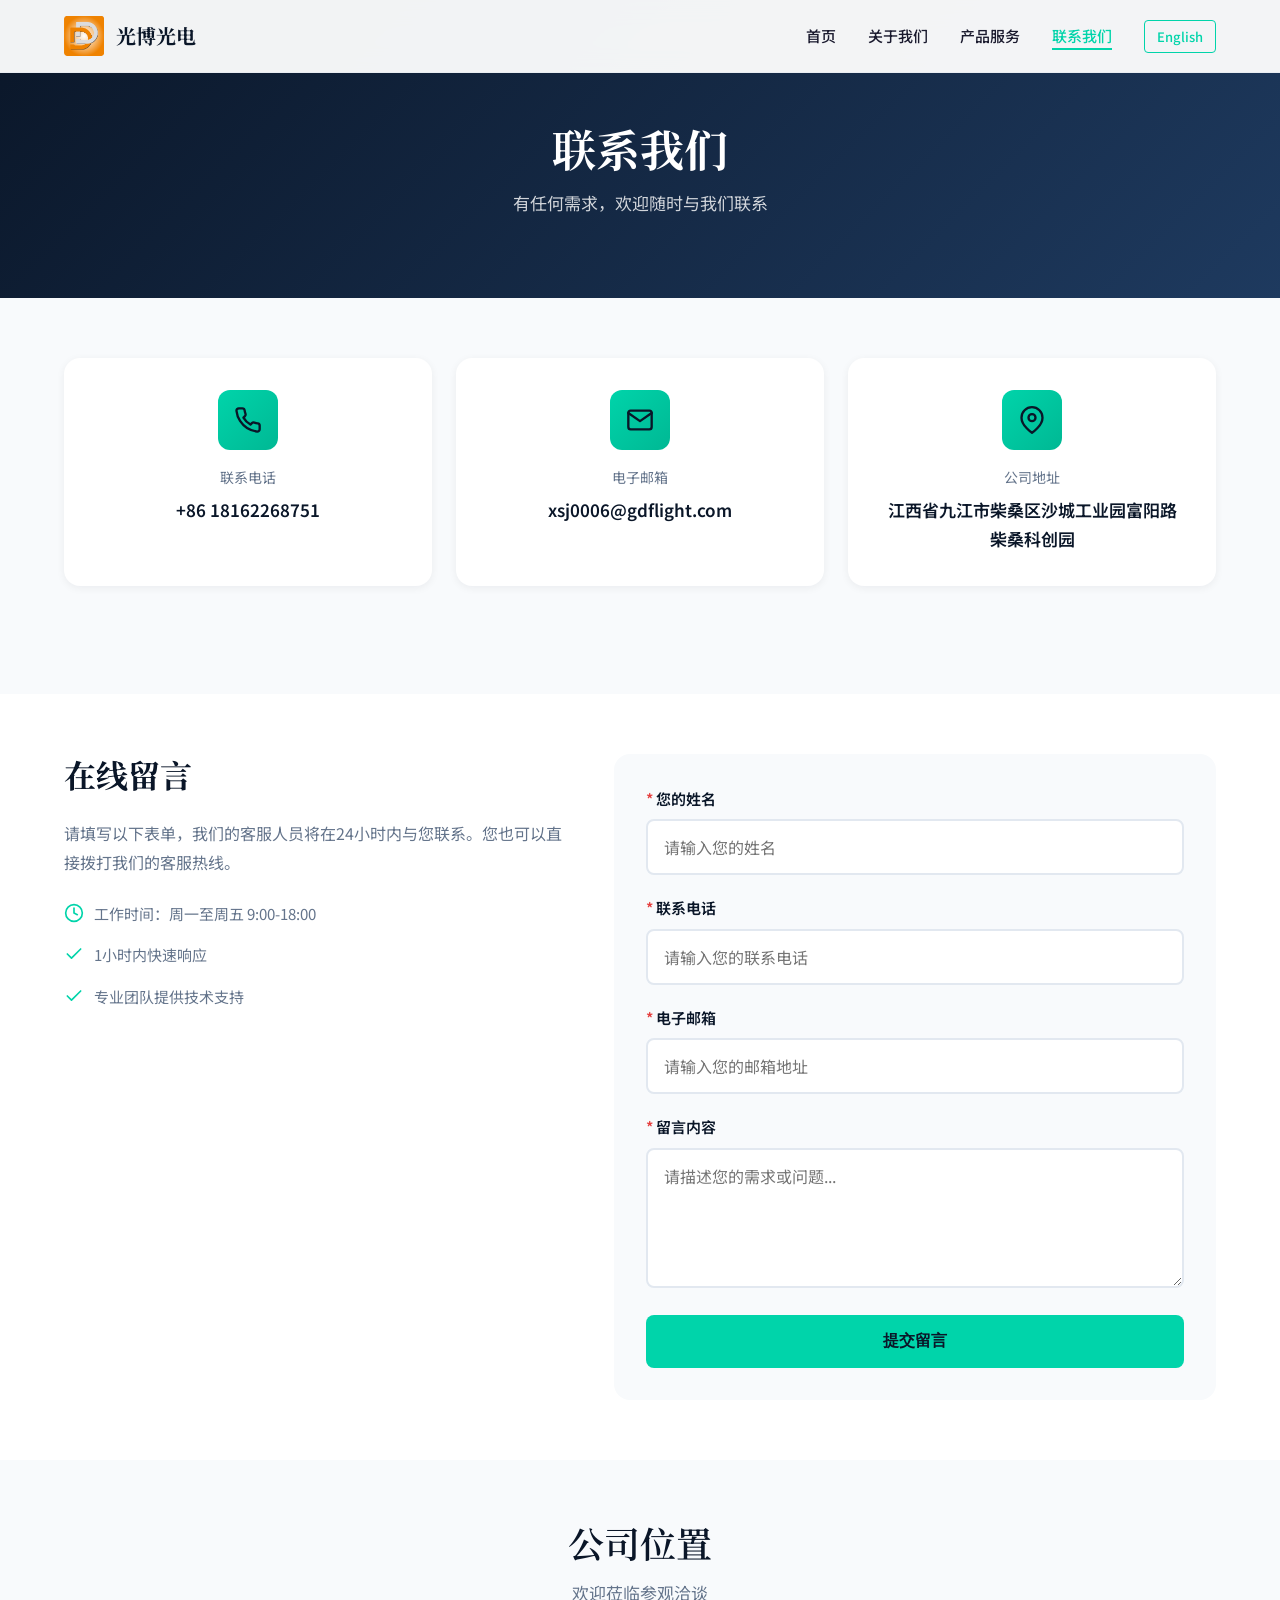
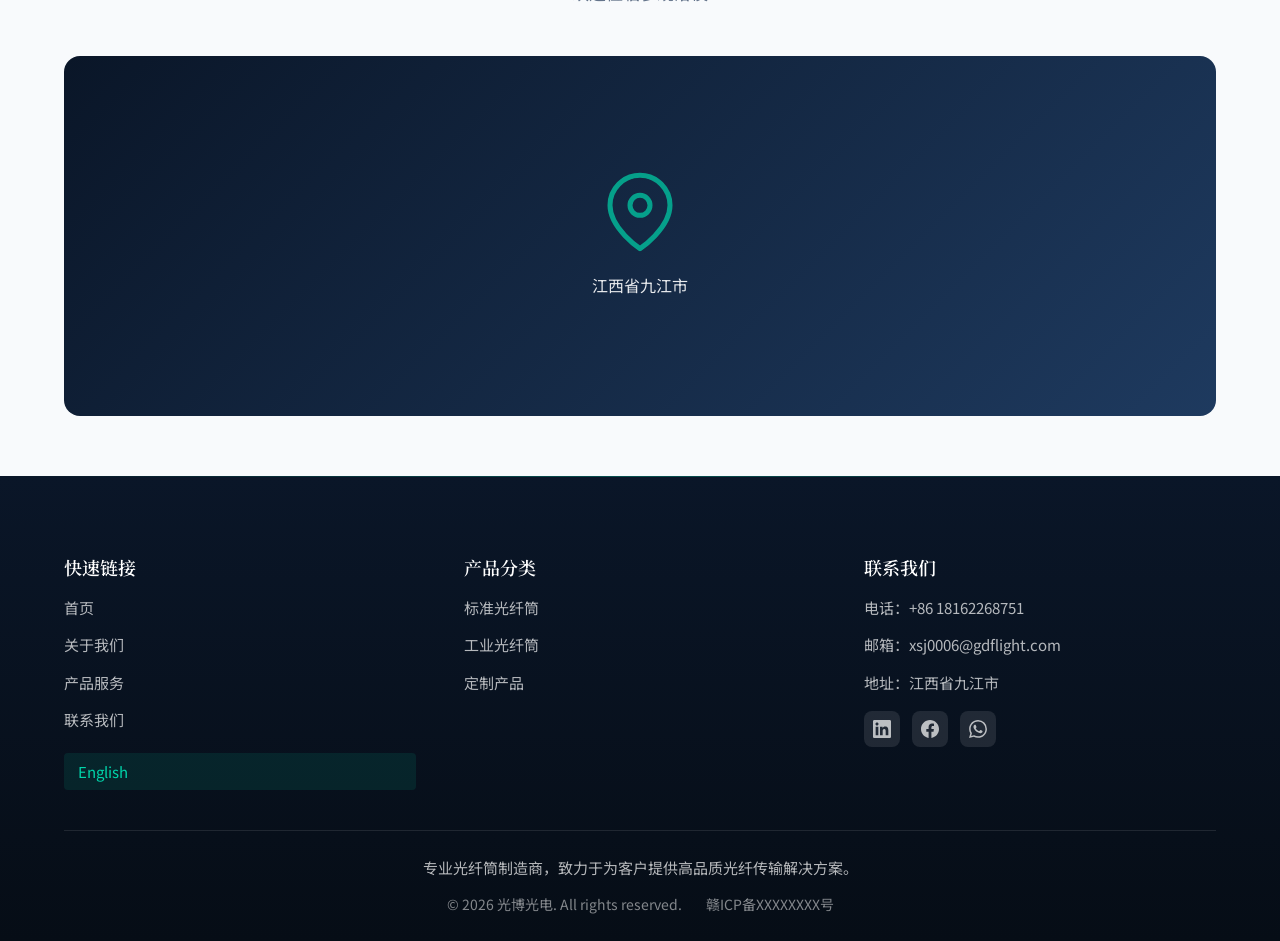
<file: contact_en.html>
<!DOCTYPE html>
<html lang="en">
<head>
  <meta charset="UTF-8">
  <meta name="viewport" content="width=device-width, initial-scale=1.0">
  <title>Contact Us - Guangbo Optoelectronics</title>
  <meta name="description" content="Contact Guangbo Optoelectronics for more product information and customization services">
  <link rel="stylesheet" href="css/styles.css">
  <link rel="preconnect" href="https://fonts.googleapis.com">
  <link rel="preconnect" href="https://fonts.gstatic.com" crossorigin>
  <link href="https://fonts.googleapis.com/css2?family=Noto+Sans+SC:wght@300;400;500;700&family=Outfit:wght@400;500;600;700&display=swap" rel="stylesheet">
</head>
<body>
  <!-- 导航栏 -->
  <nav class="navbar">
    <div class="container">
      <a href="index_en.html" class="logo">
        <img src="image/Logo1.png" alt="Guangbo Optoelectronics" class="logo-img">
        <span class="logo-text">Guangbo</span>
      </a>
      <button class="mobile-toggle" aria-label="Menu">
        <span></span>
        <span></span>
        <span></span>
      </button>
      <ul class="nav-menu">
        <li><a href="index_en.html" class="nav-link">Home</a></li>
        <li><a href="about_en.html" class="nav-link">About</a></li>
        <li><a href="products_en.html" class="nav-link">Products</a></li>
        <li><a href="contact_en.html" class="nav-link active">Contact</a></li>
        <li><a href="contact.html" class="nav-link lang-switch">中文</a></li>
      </ul>
    </div>
  </nav>

  <!-- 页面头部 -->
  <header class="page-header">
    <div class="container">
      <h1 class="page-title">Contact Us</h1>
      <p class="page-subtitle">Feel free to contact us for any inquiries</p>
    </div>
  </header>

  <!-- 联系信息 -->
  <section class="contact-section">
    <div class="container">
      <div class="contact-grid">
        <div class="contact-card">
          <div class="contact-icon">
            <svg xmlns="http://www.w3.org/2000/svg" viewBox="0 0 24 24" fill="none" stroke-width="2" stroke-linecap="round" stroke-linejoin="round">
              <path d="M22 16.92v3a2 2 0 0 1-2.18 2 19.79 19.79 0 0 1-8.63-3.07 19.5 19.5 0 0 1-6-6 19.79 19.79 0 0 1-3.07-8.67A2 2 0 0 1 4.11 2h3a2 2 0 0 1 2 1.72 12.84 12.84 0 0 0 .7 2.81 2 2 0 0 1-.45 2.11L8.09 9.91a16 16 0 0 0 6 6l1.27-1.27a2 2 0 0 1 2.11-.45 12.84 12.84 0 0 0 2.81.7A2 2 0 0 1 22 16.92z"></path>
            </svg>
          </div>
          <p class="contact-label">Phone</p>
          <p class="contact-value"><a href="tel:+8618162268751">+86 18162268751</a></p>
        </div>
        <div class="contact-card">
          <div class="contact-icon">
            <svg xmlns="http://www.w3.org/2000/svg" viewBox="0 0 24 24" fill="none" stroke-width="2" stroke-linecap="round" stroke-linejoin="round">
              <path d="M4 4h16c1.1 0 2 .9 2 2v12c0 1.1-.9 2-2 2H4c-1.1 0-2-.9-2-2V6c0-1.1.9-2 2-2z"></path>
              <polyline points="22,6 12,13 2,6"></polyline>
            </svg>
          </div>
          <p class="contact-label">Email</p>
          <p class="contact-value"><a href="mailto:xsj0006@gdflight.com">xsj0006@gdflight.com</a></p>
        </div>
        <div class="contact-card">
          <div class="contact-icon">
            <svg xmlns="http://www.w3.org/2000/svg" viewBox="0 0 24 24" fill="none" stroke-width="2" stroke-linecap="round" stroke-linejoin="round">
              <path d="M21 10c0 7-9 13-9 13s-9-6-9-13a9 9 0 0 1 18 0z"></path>
              <circle cx="12" cy="10" r="3"></circle>
            </svg>
          </div>
          <p class="contact-label">Address</p>
          <p class="contact-value">Shacheng Industrial Park, Chaisang District, Jiujiang City, Jiangxi Province, China</p>
        </div>
      </div>
    </div>
  </section>

  <!-- 在线表单 -->
  <section class="form-section">
    <div class="container">
      <div class="form-content">
        <div class="form-info">
          <h2>Send Us a Message</h2>
          <p>Please fill in the form below, and our customer service will contact you within 24 hours. You can also call our hotline directly.</p>
          <ul>
            <li>
              <svg xmlns="http://www.w3.org/2000/svg" viewBox="0 0 24 24" fill="none" stroke-width="2" stroke-linecap="round" stroke-linejoin="round">
                <circle cx="12" cy="12" r="10"></circle>
                <polyline points="12 6 12 12 16 14"></polyline>
              </svg>
              <span>Business Hours: Monday to Friday 9:00-18:00</span>
            </li>
            <li>
              <svg xmlns="http://www.w3.org/2000/svg" viewBox="0 0 24 24" fill="none" stroke-width="2" stroke-linecap="round" stroke-linejoin="round">
                <polyline points="20 6 9 17 4 12"></polyline>
              </svg>
              <span>Quick response within 1 hour</span>
            </li>
            <li>
              <svg xmlns="http://www.w3.org/2000/svg" viewBox="0 0 24 24" fill="none" stroke-width="2" stroke-linecap="round" stroke-linejoin="round">
                <polyline points="20 6 9 17 4 12"></polyline>
              </svg>
              <span>Professional team provides technical support</span>
            </li>
          </ul>
        </div>
        <form class="contact-form" id="contactForm">
          <div class="form-group">
            <label class="form-label"><span>*</span> Your Name</label>
            <input type="text" class="form-input" id="name" placeholder="Enter your name" required>
          </div>
          <div class="form-group">
            <label class="form-label"><span>*</span> Phone Number</label>
            <input type="tel" class="form-input" id="phone" placeholder="Enter your phone number" required>
          </div>
          <div class="form-group">
            <label class="form-label"><span>*</span> Email Address</label>
            <input type="email" class="form-input" id="email" placeholder="Enter your email address" required>
          </div>
          <div class="form-group">
            <label class="form-label"><span>*</span> Message</label>
            <textarea class="form-textarea" id="message" placeholder="Describe your requirements or questions..." required></textarea>
          </div>
          <button type="submit" class="form-submit">Submit Message</button>
        </form>
      </div>
    </div>
  </section>

  <!-- 地图 -->
  <section class="map-section">
    <div class="container">
      <div class="section-header">
        <h2 class="section-title">Our Location</h2>
        <p class="section-subtitle">Welcome to visit and discuss business</p>
      </div>
      <div class="map-placeholder">
        <div class="map-text">
          <svg xmlns="http://www.w3.org/2000/svg" viewBox="0 0 24 24" fill="none" stroke-width="1.5" stroke-linecap="round" stroke-linejoin="round">
            <path d="M21 10c0 7-9 13-9 13s-9-6-9-13a9 9 0 0 1 18 0z"></path>
            <circle cx="12" cy="10" r="3"></circle>
          </svg>
          <p style="margin-top: 12px;">Jiujiang, Jiangxi, China</p>
        </div>
      </div>
    </div>
  </section>

  <!-- 页脚 -->
  <footer class="footer">
    <div class="container">
      <div class="footer-content">
        <div class="footer-col">
          <h4 class="footer-title">Quick Links</h4>
          <div class="footer-links">
            <a href="index_en.html">Home</a>
            <a href="about_en.html">About</a>
            <a href="products_en.html">Products</a>
            <a href="contact_en.html">Contact</a>
          </div>
        </div>
        <div class="footer-col">
          <h4 class="footer-title">Product Categories</h4>
          <div class="footer-links">
            <a href="products_en.html">Standard Fiber Cable</a>
            <a href="products_en.html">Industrial Fiber Cable</a>
            <a href="products_en.html">Custom Products</a>
          </div>
        </div>
        <div class="footer-col">
          <h4 class="footer-title">Contact Us</h4>
          <div class="footer-links">
            <span>Tel: +86 18162268751</span>
            <span>Email: xsj0006@gdflight.com</span>
            <span>Address: Jiujiang, Jiangxi, China</span>
          </div>
          <div class="footer-social">
            <a href="#" class="social-link" title="LinkedIn">
              <svg viewBox="0 0 24 24" fill="currentColor"><path d="M20.447 20.452h-3.554v-5.569c0-1.328-.027-3.037-1.852-3.037-1.853 0-2.136 1.445-2.136 2.939v5.667H9.351V9h3.414v1.561h.046c.477-.9 1.637-1.85 3.37-1.85 3.601 0 4.267 2.37 4.267 5.455v6.286zM5.337 7.433c-1.144 0-2.063-.926-2.063-2.065 0-1.138.92-2.063 2.063-2.063 1.14 0 2.064.925 2.064 2.063 0 1.139-.925 2.065-2.064 2.065zm1.782 13.019H3.555V9h3.564v11.452zM22.225 0H1.771C.792 0 0 .774 0 1.729v20.542C0 23.227.792 24 1.771 24h20.451C23.2 24 24 23.227 24 22.271V1.729C24 .774 23.2 0 22.222 0h.003z"/></svg>
            </a>
            <a href="#" class="social-link" title="Facebook">
              <svg viewBox="0 0 24 24" fill="currentColor"><path d="M24 12.073c0-6.627-5.373-12-12-12s-12 5.373-12 12c0 5.99 4.388 10.954 10.125 11.854v-8.385H7.078v-3.47h3.047V9.43c0-3.007 1.792-4.669 4.533-4.669 1.312 0 2.686.235 2.686.235v2.953H15.83c-1.491 0-1.956.925-1.956 1.874v2.25h3.328l-.532 3.47h-2.796v8.385C19.612 23.027 24 18.062 24 12.073z"/></svg>
            </a>
            <a href="#" class="social-link" title="WhatsApp">
              <svg viewBox="0 0 24 24" fill="currentColor"><path d="M17.472 14.382c-.297-.149-1.758-.867-2.03-.967-.273-.099-.471-.148-.67.15-.197.297-.767.966-.94 1.162-.173.199-.347.223-.644.075-.297-.15-1.255-.463-2.39-1.475-.883-.788-1.48-1.761-1.653-2.059-.173-.297-.018-.458.13-.606.134-.133.298-.347.446-.52.149-.174.198-.298.298-.497.099-.198.05-.371-.025-.52-.075-.149-.669-1.612-.916-2.207-.242-.579-.487-.5-.669-.51-.173-.008-.371-.01-.57-.01-.198 0-.52.074-.792.372-.272.297-1.04 1.016-1.04 2.479 0 1.462 1.065 2.875 1.213 3.074.149.198 2.096 3.2 5.077 4.487.709.306 1.262.489 1.694.625.712.227 1.36.195 1.871.118.571-.085 1.758-.719 2.006-1.413.248-.694.248-1.289.173-1.413-.074-.124-.272-.198-.57-.347m-5.421 7.403h-.004a9.87 9.87 0 01-5.031-1.378l-.361-.214-3.741.982.998-3.648-.235-.374a9.86 9.86 0 01-1.51-5.26c.001-5.45 4.436-9.884 9.888-9.884 2.64 0 5.122 1.03 6.988 2.898a9.825 9.825 0 012.893 6.994c-.003 5.45-4.437 9.884-9.885 9.884m8.413-18.297A11.815 11.815 0 0012.05 0C5.495 0 .16 5.335.157 11.892c0 2.096.547 4.142 1.588 5.945L.057 24l6.305-1.654a11.882 11.882 0 005.683 1.448h.005c6.554 0 11.89-5.335 11.893-11.893a11.821 11.821 0 00-3.48-8.413z"/></svg>
            </a>
          </div>
        </div>
      </div>
      <div class="footer-bottom">
        <div class="footer-desc-full">Professional fiber optic cable manufacturer, committed to providing high-quality fiber transmission solutions.</div>
        <div class="footer-copyright">
          <span>&copy; 2026 Guangbo Optoelectronics. All rights reserved.</span>
          <span>赣ICP备XXXXXXXX号</span>
        </div>
      </div>
    </div>
  </footer>

  <!-- 自动语言检测 -->
  <script>
    (function() {
      var lang = localStorage.getItem('siteLang');
      if (!lang) {
        fetch('https://ipapi.co/json/')
          .then(function(response) { return response.json(); })
          .then(function(data) {
            var country = data.country_code || '';
            if (country !== 'CN' && country !== 'HK' && country !== 'MO' && country !== 'TW') {
              localStorage.setItem('siteLang', 'en');
            } else {
              localStorage.setItem('siteLang', 'zh');
              window.location.href = 'contact.html';
            }
          })
          .catch(function() {
            localStorage.setItem('siteLang', 'en');
          });
      } else if (lang === 'zh' && window.location.href.indexOf('contact_en.html') > -1) {
        window.location.href = 'contact.html';
      }
    })();
  </script>
  <script src="js/main.js"></script>
</body>
</html>
</file>
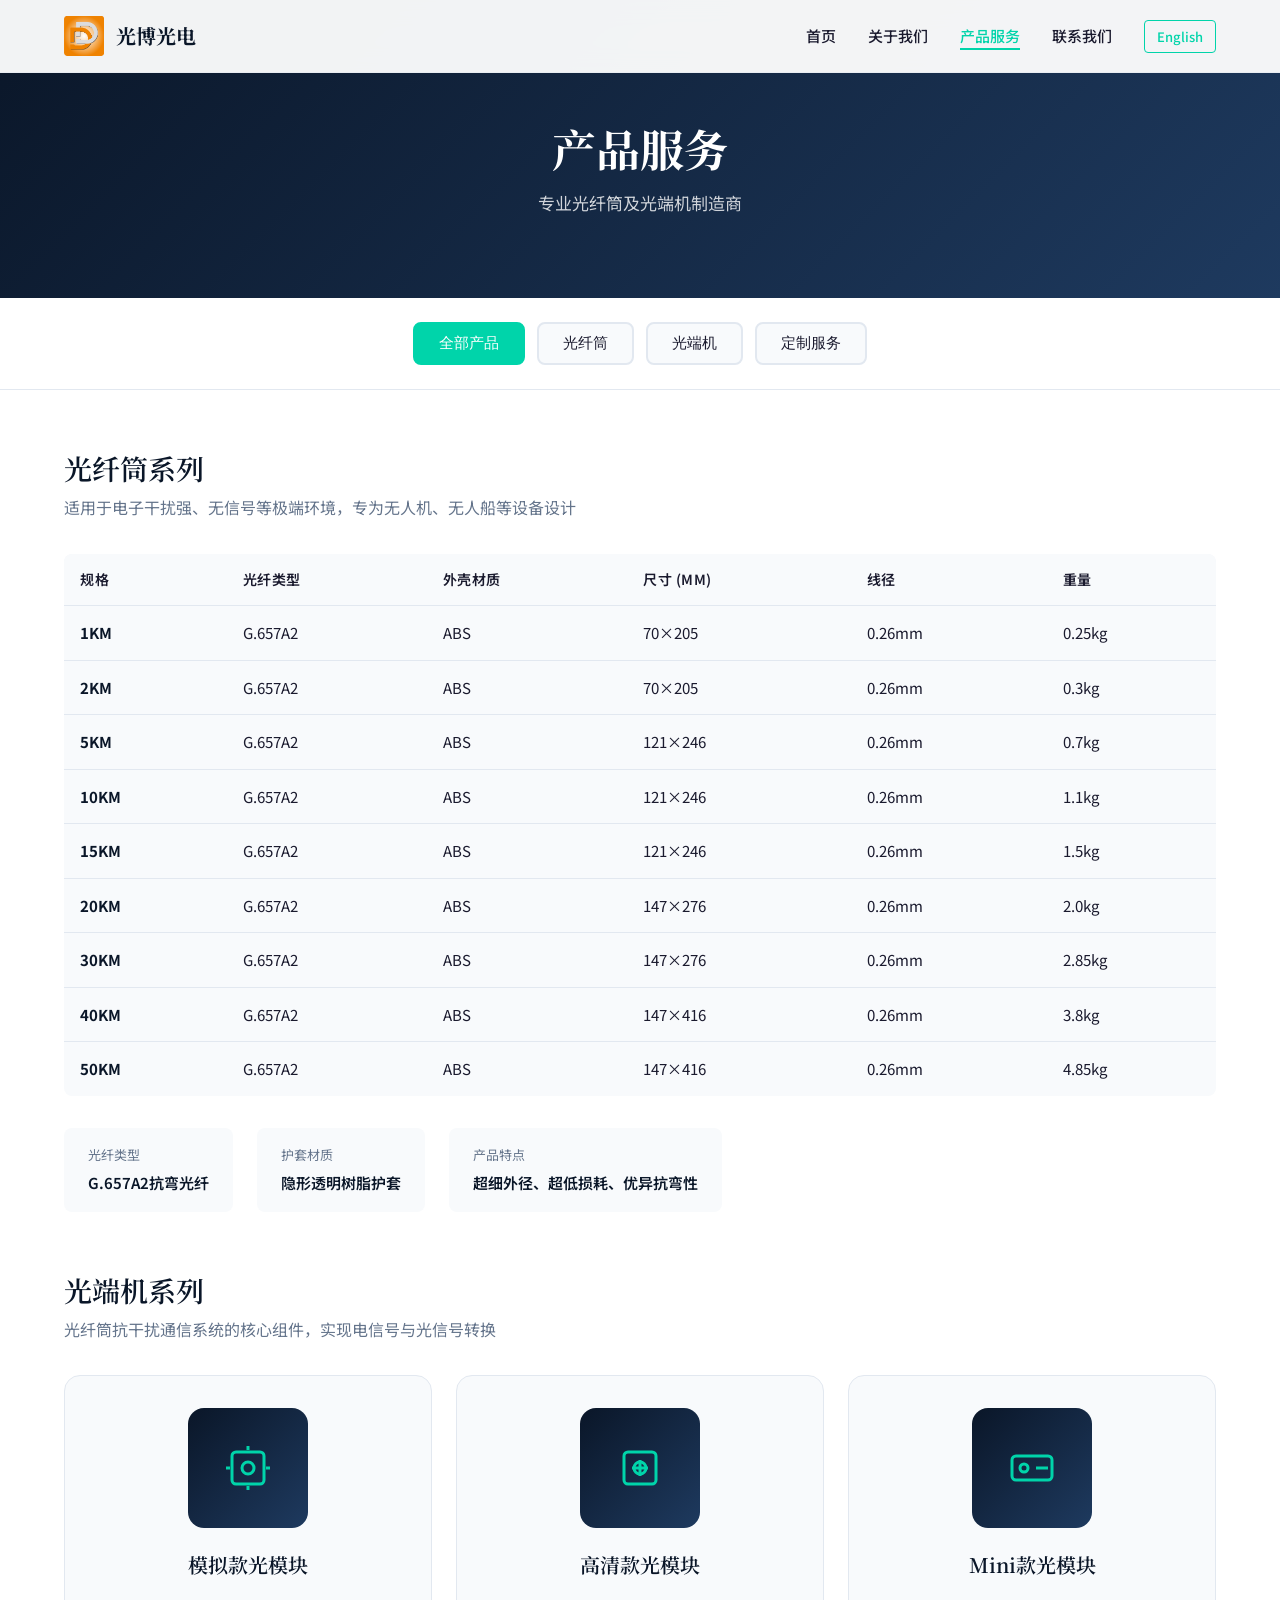
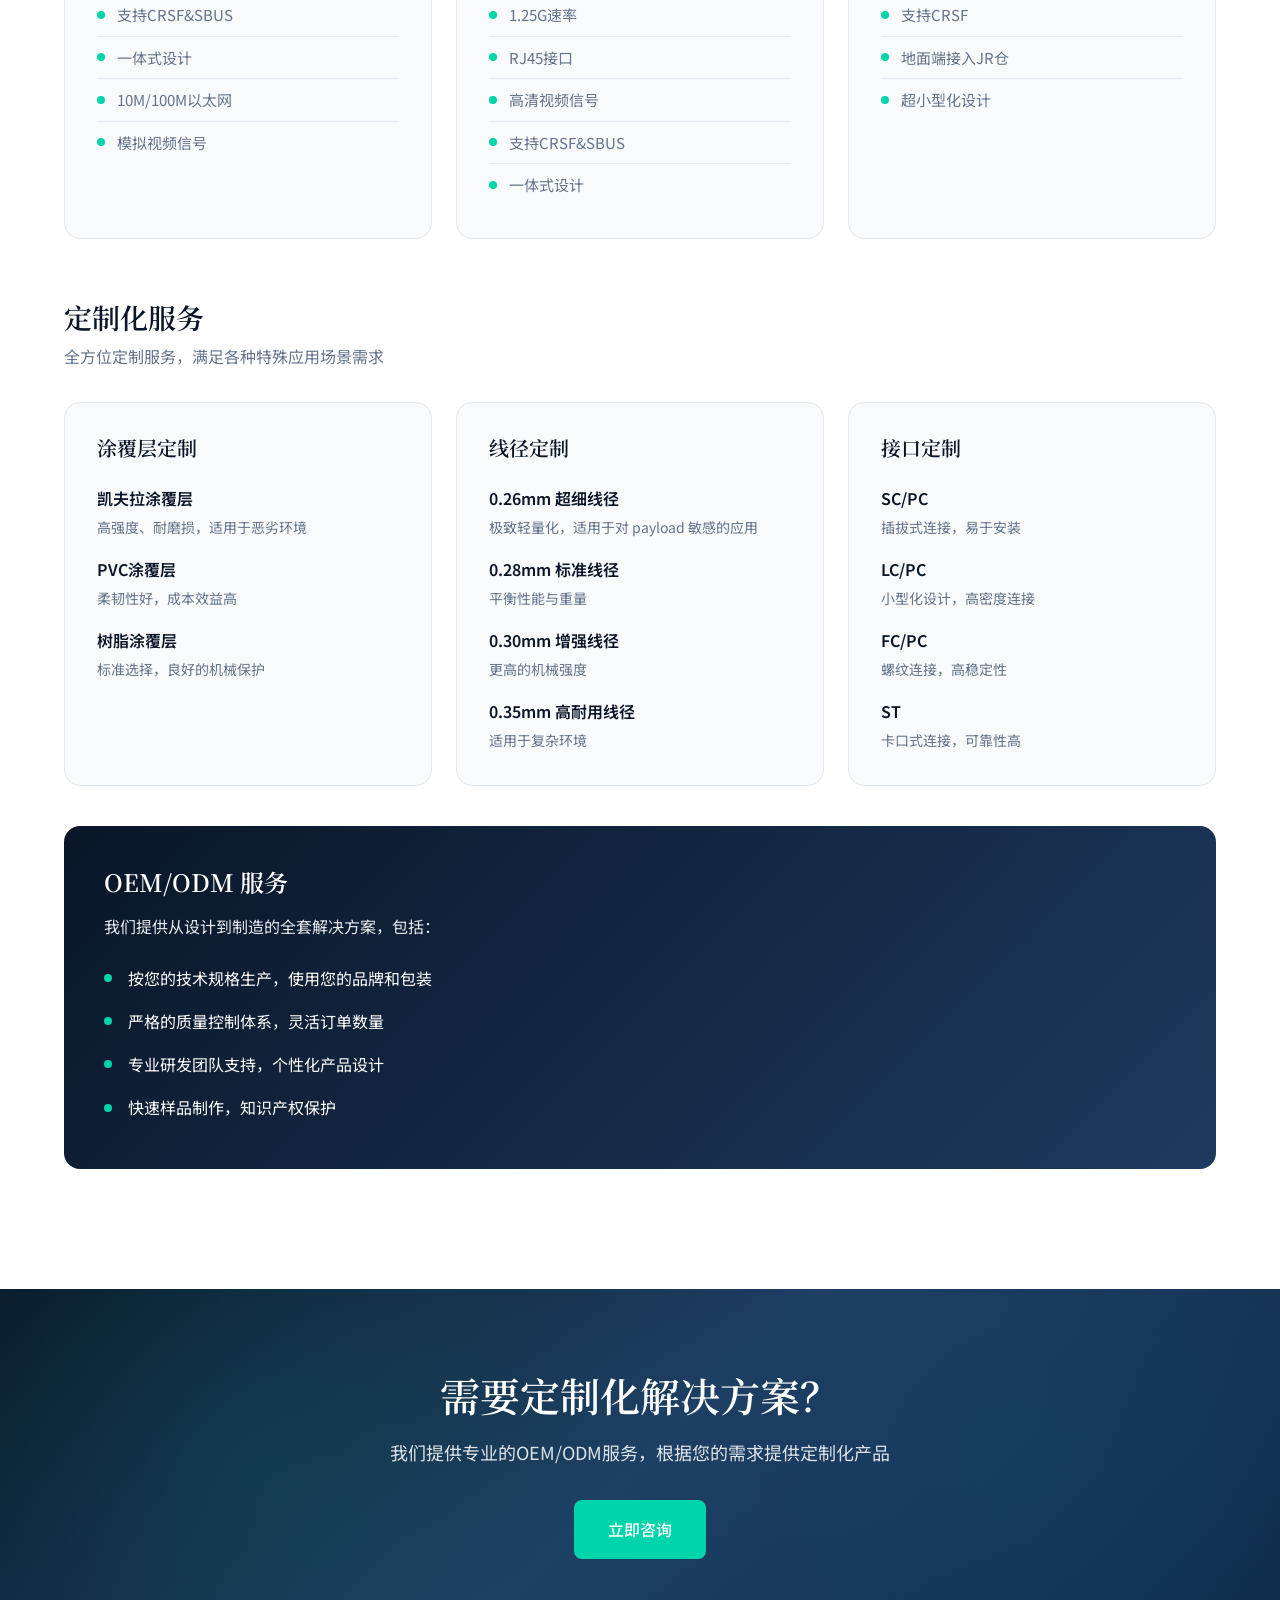
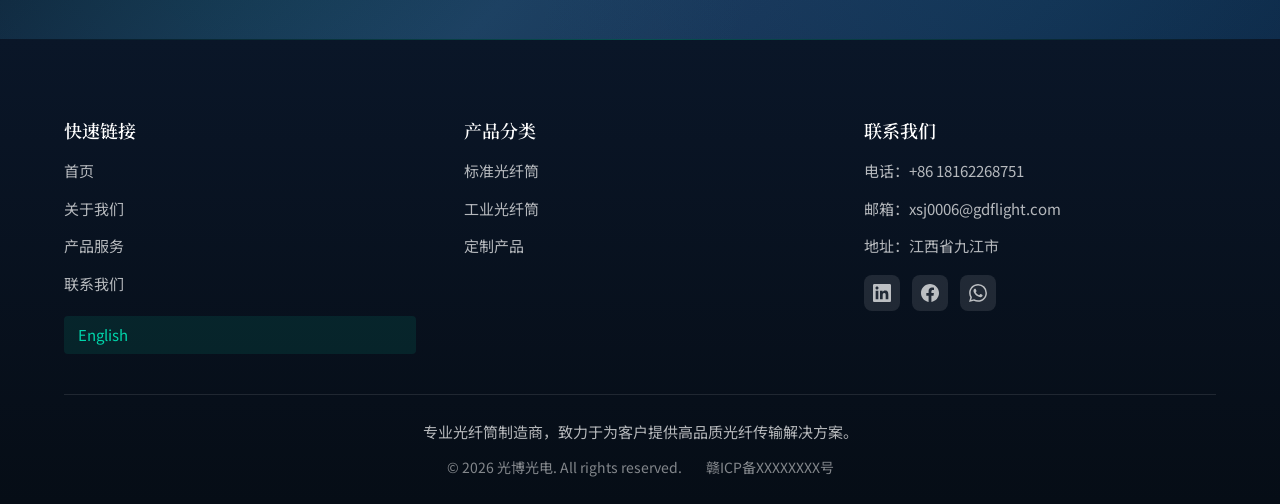
<file: products.html>
<!DOCTYPE html>
<html lang="zh-CN">
<head>
  <meta charset="UTF-8">
  <meta name="viewport" content="width=device-width, initial-scale=1.0">
  <title>产品服务 - 江西光博光电技术有限公司</title>
  <meta name="description" content="光博光电提供光纤筒、光端机产品，支持1-50km多种规格，专业的定制化服务">
  <link rel="stylesheet" href="css/styles.css">
  <link rel="preconnect" href="https://fonts.googleapis.com">
  <link rel="preconnect" href="https://fonts.gstatic.com" crossorigin>
  <link href="https://fonts.googleapis.com/css2?family=Noto+Sans+SC:wght@300;400;500;700&family=Noto+Serif+SC:wght@400;600;700&family=Outfit:wght@400;500;600;700&display=swap" rel="stylesheet">
</head>
<body>
  <!-- 导航栏 -->
  <nav class="navbar">
    <div class="container">
      <a href="index.html" class="logo">
        <img src="image/Logo1.png" alt="光博光电" class="logo-img">
        <span class="logo-text">光博光电</span>
      </a>
      <button class="mobile-toggle" aria-label="菜单">
        <span></span>
        <span></span>
        <span></span>
      </button>
      <ul class="nav-menu">
        <li><a href="index.html" class="nav-link">首页</a></li>
        <li><a href="about.html" class="nav-link">关于我们</a></li>
        <li><a href="products.html" class="nav-link active">产品服务</a></li>
        <li><a href="contact.html" class="nav-link">联系我们</a></li>
        <li><a href="products_en.html" class="nav-link lang-switch">English</a></li>
      </ul>
    </div>
  </nav>

  <!-- 页面头部 -->
  <section class="page-header">
    <div class="container">
      <h1 class="page-title">产品服务</h1>
      <p class="page-subtitle">专业光纤筒及光端机制造商</p>
    </div>
  </section>

  <!-- 产品分类 -->
  <section class="products-filter">
    <div class="container">
      <div class="filter-buttons">
        <button class="filter-btn active" data-filter="all">全部产品</button>
        <button class="filter-btn" data-filter="fiber">光纤筒</button>
        <button class="filter-btn" data-filter="terminal">光端机</button>
        <button class="filter-btn" data-filter="custom">定制服务</button>
      </div>
    </div>
  </section>

  <!-- 光纤筒产品 -->
  <section class="products-content">
    <div class="container">
      <div class="product-category">
        <h2 class="category-title">光纤筒系列</h2>
        <p class="category-desc">适用于电子干扰强、无信号等极端环境，专为无人机、无人船等设备设计</p>
        
        <div class="spec-table-wrapper">
          <table class="spec-table">
            <thead>
              <tr>
                <th>规格</th>
                <th>光纤类型</th>
                <th>外壳材质</th>
                <th>尺寸 (mm)</th>
                <th>线径</th>
                <th>重量</th>
              </tr>
            </thead>
            <tbody>
              <tr>
                <td><strong>1KM</strong></td>
                <td>G.657A2</td>
                <td>ABS</td>
                <td>70×205</td>
                <td>0.26mm</td>
                <td>0.25kg</td>
              </tr>
              <tr>
                <td><strong>2KM</strong></td>
                <td>G.657A2</td>
                <td>ABS</td>
                <td>70×205</td>
                <td>0.26mm</td>
                <td>0.3kg</td>
              </tr>
              <tr>
                <td><strong>5KM</strong></td>
                <td>G.657A2</td>
                <td>ABS</td>
                <td>121×246</td>
                <td>0.26mm</td>
                <td>0.7kg</td>
              </tr>
              <tr>
                <td><strong>10KM</strong></td>
                <td>G.657A2</td>
                <td>ABS</td>
                <td>121×246</td>
                <td>0.26mm</td>
                <td>1.1kg</td>
              </tr>
              <tr>
                <td><strong>15KM</strong></td>
                <td>G.657A2</td>
                <td>ABS</td>
                <td>121×246</td>
                <td>0.26mm</td>
                <td>1.5kg</td>
              </tr>
              <tr>
                <td><strong>20KM</strong></td>
                <td>G.657A2</td>
                <td>ABS</td>
                <td>147×276</td>
                <td>0.26mm</td>
                <td>2.0kg</td>
              </tr>
              <tr>
                <td><strong>30KM</strong></td>
                <td>G.657A2</td>
                <td>ABS</td>
                <td>147×276</td>
                <td>0.26mm</td>
                <td>2.85kg</td>
              </tr>
              <tr>
                <td><strong>40KM</strong></td>
                <td>G.657A2</td>
                <td>ABS</td>
                <td>147×416</td>
                <td>0.26mm</td>
                <td>3.8kg</td>
              </tr>
              <tr>
                <td><strong>50KM</strong></td>
                <td>G.657A2</td>
                <td>ABS</td>
                <td>147×416</td>
                <td>0.26mm</td>
                <td>4.85kg</td>
              </tr>
            </tbody>
          </table>
        </div>

        <div class="product-features">
          <div class="feature-item">
            <span class="feature-label">光纤类型</span>
            <span class="feature-value">G.657A2抗弯光纤</span>
          </div>
          <div class="feature-item">
            <span class="feature-label">护套材质</span>
            <span class="feature-value">隐形透明树脂护套</span>
          </div>
          <div class="feature-item">
            <span class="feature-label">产品特点</span>
            <span class="feature-value">超细外径、超低损耗、优异抗弯性</span>
          </div>
        </div>
      </div>

      <!-- 光端机产品 -->
      <div class="product-category">
        <h2 class="category-title">光端机系列</h2>
        <p class="category-desc">光纤筒抗干扰通信系统的核心组件，实现电信号与光信号转换</p>
        
        <div class="terminal-grid">
          <div class="terminal-card">
            <div class="terminal-image">
              <svg xmlns="http://www.w3.org/2000/svg" viewBox="0 0 24 24" fill="none" stroke="currentColor" stroke-width="1.5">
                <rect x="4" y="4" width="16" height="16" rx="2"></rect>
                <circle cx="12" cy="12" r="3"></circle>
                <path d="M12 1v2m0 18v2M1 12h2m18 0h2"></path>
              </svg>
            </div>
            <h3>模拟款光模块</h3>
            <ul class="terminal-specs">
              <li>支持CRSF&SBUS</li>
              <li>一体式设计</li>
              <li>10M/100M以太网</li>
              <li>模拟视频信号</li>
            </ul>
          </div>
          <div class="terminal-card">
            <div class="terminal-image">
              <svg xmlns="http://www.w3.org/2000/svg" viewBox="0 0 24 24" fill="none" stroke="currentColor" stroke-width="1.5">
                <rect x="4" y="4" width="16" height="16" rx="2"></rect>
                <circle cx="12" cy="12" r="3"></circle>
                <path d="M8 12h8M12 8v8"></path>
              </svg>
            </div>
            <h3>高清款光模块</h3>
            <ul class="terminal-specs">
              <li>1.25G速率</li>
              <li>RJ45接口</li>
              <li>高清视频信号</li>
              <li>支持CRSF&SBUS</li>
              <li>一体式设计</li>
            </ul>
          </div>
          <div class="terminal-card">
            <div class="terminal-image">
              <svg xmlns="http://www.w3.org/2000/svg" viewBox="0 0 24 24" fill="none" stroke="currentColor" stroke-width="1.5">
                <rect x="2" y="6" width="20" height="12" rx="2"></rect>
                <circle cx="8" cy="12" r="2"></circle>
                <path d="M14 12h6"></path>
              </svg>
            </div>
            <h3>Mini款光模块</h3>
            <ul class="terminal-specs">
              <li>支持CRSF</li>
              <li>地面端接入JR仓</li>
              <li>超小型化设计</li>
            </ul>
          </div>
        </div>
      </div>

      <!-- 定制服务 -->
      <div class="product-category">
        <h2 class="category-title">定制化服务</h2>
        <p class="category-desc">全方位定制服务，满足各种特殊应用场景需求</p>
        
        <div class="custom-services">
          <div class="custom-card">
            <h3>涂覆层定制</h3>
            <div class="custom-options">
              <div class="option-item">
                <span class="option-name">凯夫拉涂覆层</span>
                <span class="option-desc">高强度、耐磨损，适用于恶劣环境</span>
              </div>
              <div class="option-item">
                <span class="option-name">PVC涂覆层</span>
                <span class="option-desc">柔韧性好，成本效益高</span>
              </div>
              <div class="option-item">
                <span class="option-name">树脂涂覆层</span>
                <span class="option-desc">标准选择，良好的机械保护</span>
              </div>
            </div>
          </div>
          
          <div class="custom-card">
            <h3>线径定制</h3>
            <div class="custom-options">
              <div class="option-item">
                <span class="option-name">0.26mm 超细线径</span>
                <span class="option-desc">极致轻量化，适用于对 payload 敏感的应用</span>
              </div>
              <div class="option-item">
                <span class="option-name">0.28mm 标准线径</span>
                <span class="option-desc">平衡性能与重量</span>
              </div>
              <div class="option-item">
                <span class="option-name">0.30mm 增强线径</span>
                <span class="option-desc">更高的机械强度</span>
              </div>
              <div class="option-item">
                <span class="option-name">0.35mm 高耐用线径</span>
                <span class="option-desc">适用于复杂环境</span>
              </div>
            </div>
          </div>
          
          <div class="custom-card">
            <h3>接口定制</h3>
            <div class="custom-options">
              <div class="option-item">
                <span class="option-name">SC/PC</span>
                <span class="option-desc">插拔式连接，易于安装</span>
              </div>
              <div class="option-item">
                <span class="option-name">LC/PC</span>
                <span class="option-desc">小型化设计，高密度连接</span>
              </div>
              <div class="option-item">
                <span class="option-name">FC/PC</span>
                <span class="option-desc">螺纹连接，高稳定性</span>
              </div>
              <div class="option-item">
                <span class="option-name">ST</span>
                <span class="option-desc">卡口式连接，可靠性高</span>
              </div>
            </div>
          </div>
        </div>

        <div class="odm-service">
          <h3>OEM/ODM 服务</h3>
          <p>我们提供从设计到制造的全套解决方案，包括：</p>
          <ul>
            <li>按您的技术规格生产，使用您的品牌和包装</li>
            <li>严格的质量控制体系，灵活订单数量</li>
            <li>专业研发团队支持，个性化产品设计</li>
            <li>快速样品制作，知识产权保护</li>
          </ul>
        </div>
      </div>
    </div>
  </section>

  <!-- CTA -->
  <section class="cta">
    <div class="container">
      <h2 class="cta-title">需要定制化解决方案？</h2>
      <p class="cta-text">我们提供专业的OEM/ODM服务，根据您的需求提供定制化产品</p>
      <a href="contact.html" class="btn btn-primary">立即咨询</a>
    </div>
  </section>

  <!-- 页脚 -->
  <footer class="footer">
    <div class="container">
      <div class="footer-content">
        <div class="footer-col">
          <h4 class="footer-title">快速链接</h4>
          <div class="footer-links">
            <a href="index.html">首页</a>
            <a href="about.html">关于我们</a>
            <a href="products.html">产品服务</a>
            <a href="contact.html">联系我们</a>
            <a href="products_en.html" class="lang-link">English</a>
          </div>
        </div>
        <div class="footer-col">
          <h4 class="footer-title">产品分类</h4>
          <div class="footer-links">
            <a href="products.html">标准光纤筒</a>
            <a href="products.html">工业光纤筒</a>
            <a href="products.html">定制产品</a>
          </div>
        </div>
        <div class="footer-col">
          <h4 class="footer-title">联系我们</h4>
          <div class="footer-links">
            <span>电话：+86 18162268751</span>
            <span>邮箱：xsj0006@gdflight.com</span>
            <span>地址：江西省九江市</span>
          </div>
          <div class="footer-social">
            <a href="#" class="social-link" title="LinkedIn">
              <svg viewBox="0 0 24 24" fill="currentColor"><path d="M20.447 20.452h-3.554v-5.569c0-1.328-.027-3.037-1.852-3.037-1.853 0-2.136 1.445-2.136 2.939v5.667H9.351V9h3.414v1.561h.046c.477-.9 1.637-1.85 3.37-1.85 3.601 0 4.267 2.37 4.267 5.455v6.286zM5.337 7.433c-1.144 0-2.063-.926-2.063-2.065 0-1.138.92-2.063 2.063-2.063 1.14 0 2.064.925 2.064 2.063 0 1.139-.925 2.065-2.064 2.065zm1.782 13.019H3.555V9h3.564v11.452zM22.225 0H1.771C.792 0 0 .774 0 1.729v20.542C0 23.227.792 24 1.771 24h20.451C23.2 24 24 23.227 24 22.271V1.729C24 .774 23.2 0 22.222 0h.003z"/></svg>
            </a>
            <a href="#" class="social-link" title="Facebook">
              <svg viewBox="0 0 24 24" fill="currentColor"><path d="M24 12.073c0-6.627-5.373-12-12-12s-12 5.373-12 12c0 5.99 4.388 10.954 10.125 11.854v-8.385H7.078v-3.47h3.047V9.43c0-3.007 1.792-4.669 4.533-4.669 1.312 0 2.686.235 2.686.235v2.953H15.83c-1.491 0-1.956.925-1.956 1.874v2.25h3.328l-.532 3.47h-2.796v8.385C19.612 23.027 24 18.062 24 12.073z"/></svg>
            </a>
            <a href="#" class="social-link" title="WhatsApp">
              <svg viewBox="0 0 24 24" fill="currentColor"><path d="M17.472 14.382c-.297-.149-1.758-.867-2.03-.967-.273-.099-.471-.148-.67.15-.197.297-.767.966-.94 1.162-.173.199-.347.223-.644.075-.297-.15-1.255-.463-2.39-1.475-.883-.788-1.48-1.761-1.653-2.059-.173-.297-.018-.458.13-.606.134-.133.298-.347.446-.52.149-.174.198-.298.298-.497.099-.198.05-.371-.025-.52-.075-.149-.669-1.612-.916-2.207-.242-.579-.487-.5-.669-.51-.173-.008-.371-.01-.57-.01-.198 0-.52.074-.792.372-.272.297-1.04 1.016-1.04 2.479 0 1.462 1.065 2.875 1.213 3.074.149.198 2.096 3.2 5.077 4.487.709.306 1.262.489 1.694.625.712.227 1.36.195 1.871.118.571-.085 1.758-.719 2.006-1.413.248-.694.248-1.289.173-1.413-.074-.124-.272-.198-.57-.347m-5.421 7.403h-.004a9.87 9.87 0 01-5.031-1.378l-.361-.214-3.741.982.998-3.648-.235-.374a9.86 9.86 0 01-1.51-5.26c.001-5.45 4.436-9.884 9.888-9.884 2.64 0 5.122 1.03 6.988 2.898a9.825 9.825 0 012.893 6.994c-.003 5.45-4.437 9.884-9.885 9.884m8.413-18.297A11.815 11.815 0 0012.05 0C5.495 0 .16 5.335.157 11.892c0 2.096.547 4.142 1.588 5.945L.057 24l6.305-1.654a11.882 11.882 0 005.683 1.448h.005c6.554 0 11.89-5.335 11.893-11.893a11.821 11.821 0 00-3.48-8.413z"/></svg>
            </a>
          </div>
        </div>
      </div>
      <div class="footer-bottom">
        <div class="footer-desc-full">专业光纤筒制造商，致力于为客户提供高品质光纤传输解决方案。</div>
        <div class="footer-copyright">
          <span>&copy; 2026 光博光电. All rights reserved.</span>
          <span>赣ICP备XXXXXXXX号</span>
        </div>
      </div>
    </div>
  </footer>

  <!-- 自动语言检测 -->
  <script>
    (function() {
      var lang = localStorage.getItem('siteLang');
      if (!lang) {
        fetch('https://ipapi.co/json/')
          .then(function(response) { return response.json(); })
          .then(function(data) {
            var country = data.country_code || '';
            if (country !== 'CN' && country !== 'HK' && country !== 'MO' && country !== 'TW') {
              localStorage.setItem('siteLang', 'en');
              window.location.href = 'products_en.html';
            } else {
              localStorage.setItem('siteLang', 'zh');
            }
          })
          .catch(function() {
            localStorage.setItem('siteLang', 'zh');
          });
      } else if (lang === 'en' && window.location.href.indexOf('products.html') > -1) {
        window.location.href = 'products_en.html';
      }
    })();
  </script>
  <script src="js/main.js"></script>
</body>
</html>
</file>
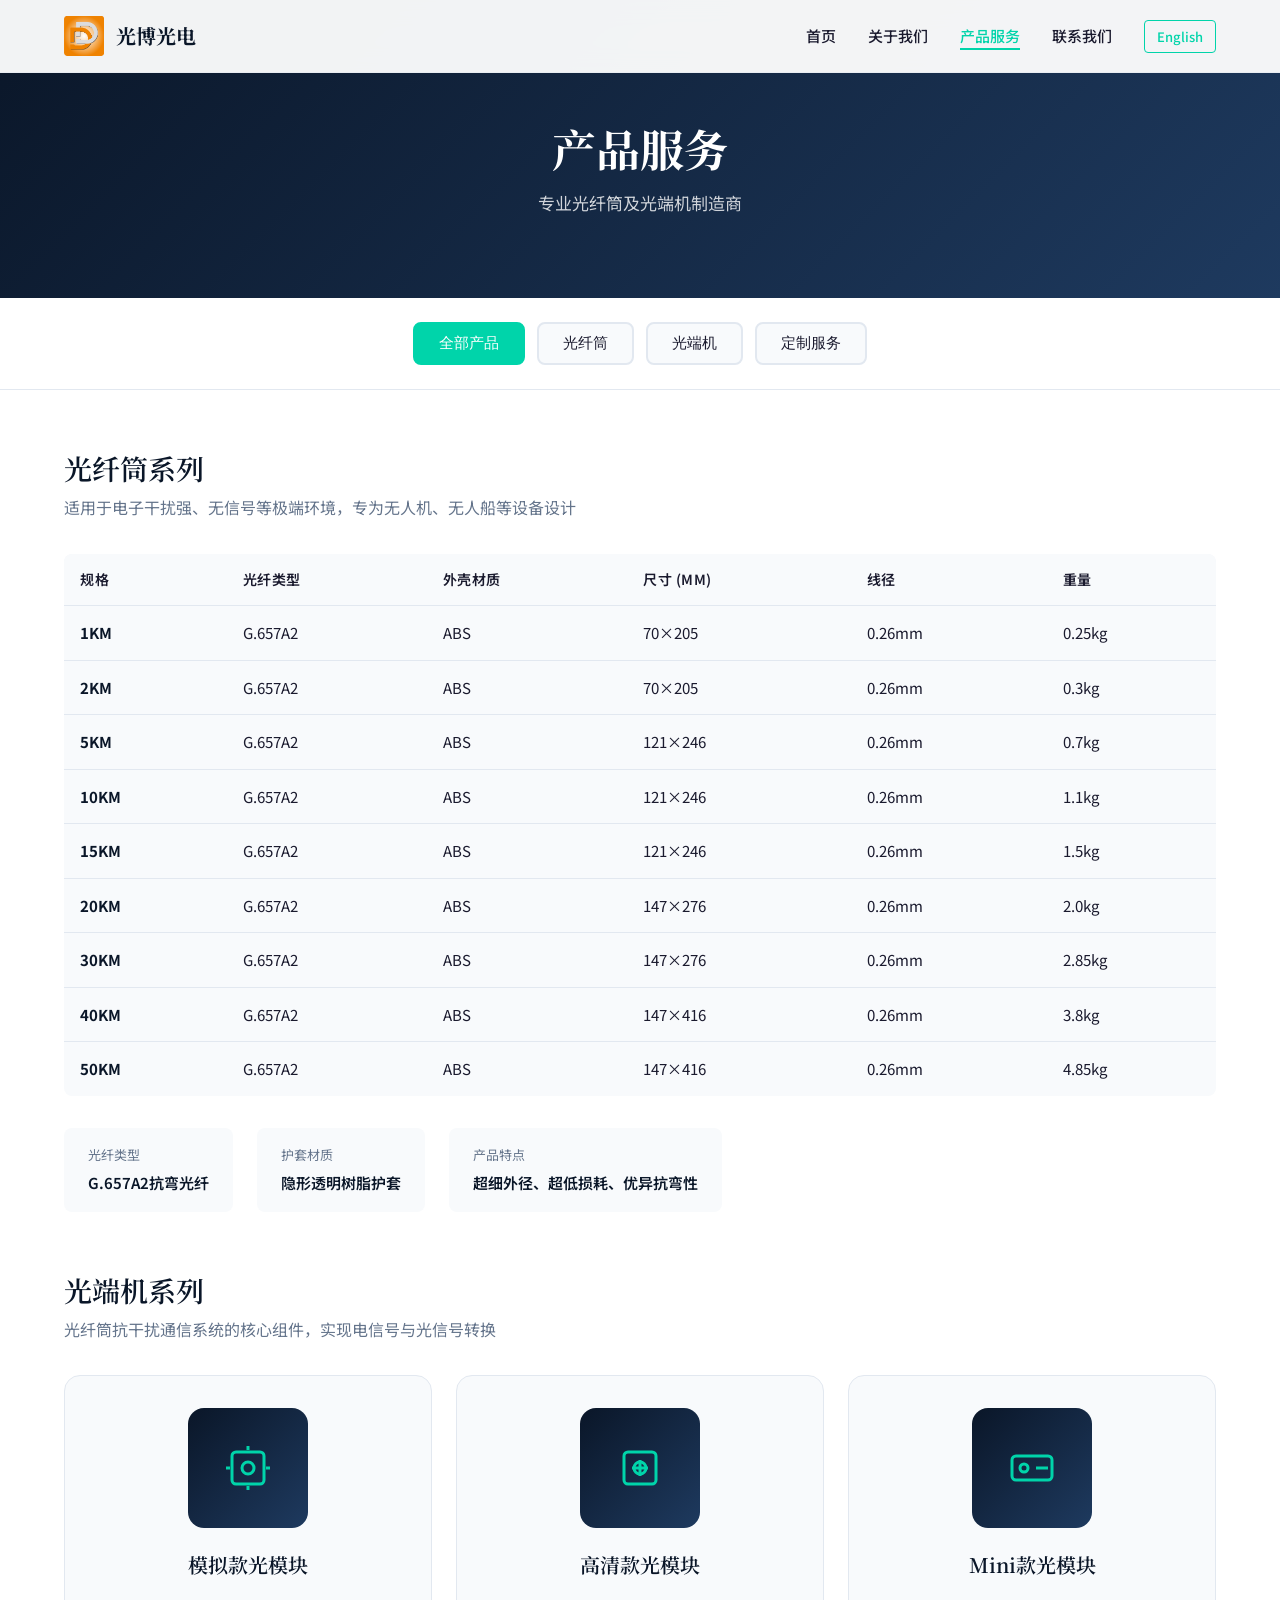
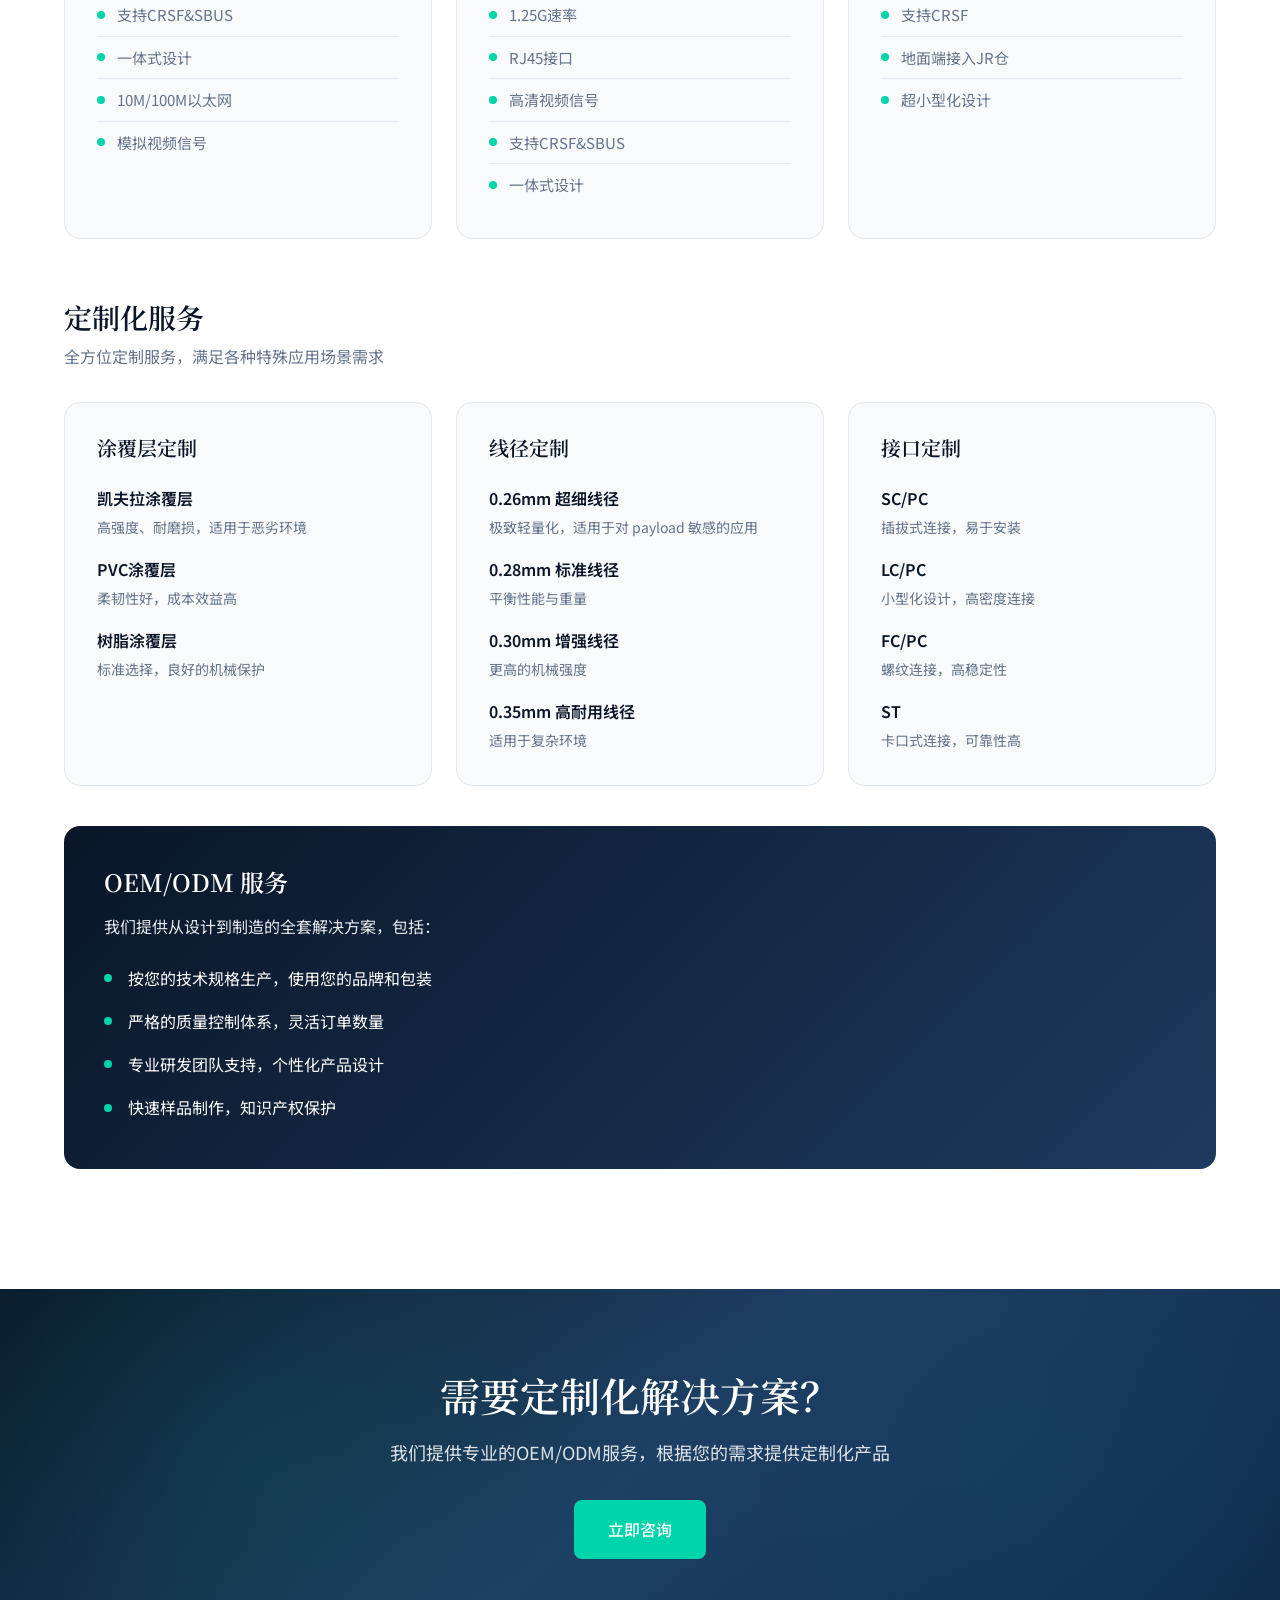
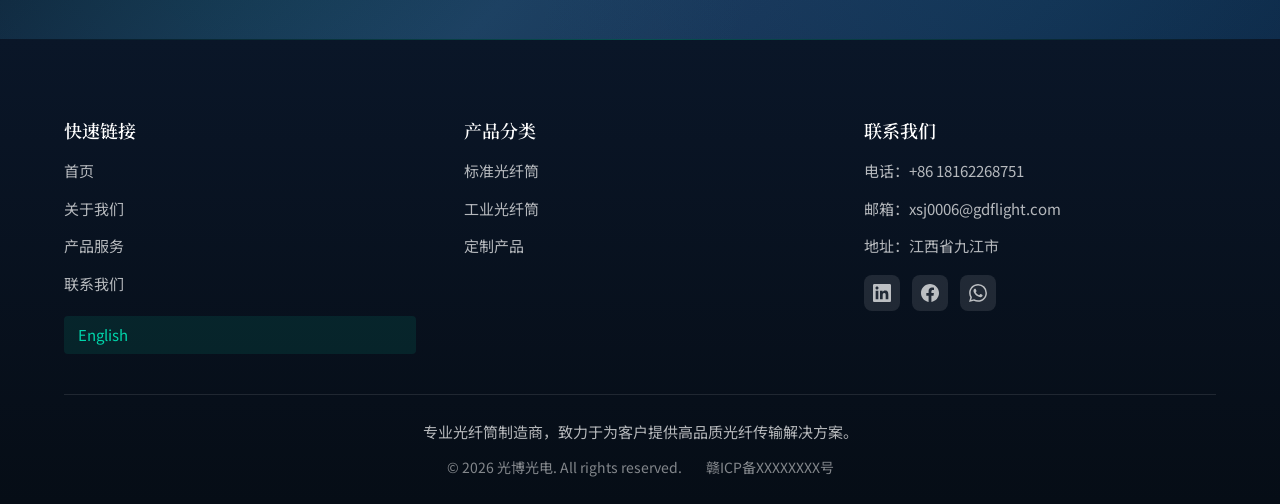
<file: products_en.html>
<!DOCTYPE html>
<html lang="en">
<head>
  <meta charset="UTF-8">
  <meta name="viewport" content="width=device-width, initial-scale=1.0">
  <title>Products - Guangbo Optoelectronics</title>
  <meta name="description" content="Guangbo Optoelectronics offers fiber optic cables and transceivers with 1-60km specifications, professional customization services.">
  <link rel="stylesheet" href="css/styles.css">
  <link rel="preconnect" href="https://fonts.googleapis.com">
  <link rel="preconnect" href="https://fonts.gstatic.com" crossorigin>
  <link href="https://fonts.googleapis.com/css2?family=Noto+Sans+SC:wght@300;400;500;700&family=Outfit:wght@400;500;600;700&display=swap" rel="stylesheet">
</head>
<body>
  <!-- 导航栏 -->
  <nav class="navbar">
    <div class="container">
      <a href="index_en.html" class="logo">
        <img src="image/Logo1.png" alt="Guangbo Optoelectronics" class="logo-img">
        <span class="logo-text">Guangbo</span>
      </a>
      <button class="mobile-toggle" aria-label="Menu">
        <span></span>
        <span></span>
        <span></span>
      </button>
      <ul class="nav-menu">
        <li><a href="index_en.html" class="nav-link">Home</a></li>
        <li><a href="about_en.html" class="nav-link">About</a></li>
        <li><a href="products_en.html" class="nav-link active">Products</a></li>
        <li><a href="contact_en.html" class="nav-link">Contact</a></li>
        <li><a href="products.html" class="nav-link lang-switch">中文</a></li>
      </ul>
    </div>
  </nav>

  <!-- 页面头部 -->
  <section class="page-header">
    <div class="container">
      <h1 class="page-title">Products</h1>
      <p class="page-subtitle">Professional Fiber Optic Cable & Transceiver Manufacturer</p>
    </div>
  </section>

  <!-- 产品分类 -->
  <section class="products-filter">
    <div class="container">
      <div class="filter-buttons">
        <button class="filter-btn active" data-filter="all">All Products</button>
        <button class="filter-btn" data-filter="fiber">Fiber Cable</button>
        <button class="filter-btn" data-filter="terminal">Transceiver</button>
        <button class="filter-btn" data-filter="custom">Customization</button>
      </div>
    </div>
  </section>

  <!-- 光纤筒产品 -->
  <section class="products-content">
    <div class="container">
      <div class="product-category">
        <h2 class="category-title">Fiber Optic Cable Series</h2>
        <p class="category-desc">Suitable for extreme environments with strong electromagnetic interference and no signal, specially designed for UAVs and USVs</p>
        
        <div class="spec-table-wrapper">
          <table class="spec-table">
            <thead>
              <tr>
                <th>Specification</th>
                <th>Fiber Type</th>
                <th>Shell Material</th>
                <th>Size (mm)</th>
                <th>Line Diameter</th>
                <th>Weight</th>
              </tr>
            </thead>
            <tbody>
              <tr>
                <td><strong>1KM</strong></td>
                <td>G.657A2</td>
                <td>ABS</td>
                <td>70×205</td>
                <td>0.26mm</td>
                <td>0.25kg</td>
              </tr>
              <tr>
                <td><strong>2KM</strong></td>
                <td>G.657A2</td>
                <td>ABS</td>
                <td>70×205</td>
                <td>0.26mm</td>
                <td>0.3kg</td>
              </tr>
              <tr>
                <td><strong>5KM</strong></td>
                <td>G.657A2</td>
                <td>ABS</td>
                <td>121×246</td>
                <td>0.26mm</td>
                <td>0.7kg</td>
              </tr>
              <tr>
                <td><strong>10KM</strong></td>
                <td>G.657A2</td>
                <td>ABS</td>
                <td>121×246</td>
                <td>0.26mm</td>
                <td>1.1kg</td>
              </tr>
              <tr>
                <td><strong>15KM</strong></td>
                <td>G.657A2</td>
                <td>ABS</td>
                <td>121×246</td>
                <td>0.26mm</td>
                <td>1.5kg</td>
              </tr>
              <tr>
                <td><strong>20KM</strong></td>
                <td>G.657A2</td>
                <td>ABS</td>
                <td>147×276</td>
                <td>0.26mm</td>
                <td>2.0kg</td>
              </tr>
              <tr>
                <td><strong>30KM</strong></td>
                <td>G.657A2</td>
                <td>ABS</td>
                <td>147×276</td>
                <td>0.26mm</td>
                <td>2.85kg</td>
              </tr>
              <tr>
                <td><strong>40KM</strong></td>
                <td>G.657A2</td>
                <td>ABS</td>
                <td>147×416</td>
                <td>0.26mm</td>
                <td>3.8kg</td>
              </tr>
              <tr>
                <td><strong>50KM</strong></td>
                <td>G.657A2</td>
                <td>ABS</td>
                <td>147×416</td>
                <td>0.26mm</td>
                <td>4.85kg</td>
              </tr>
            </tbody>
          </table>
        </div>

        <div class="product-features">
          <div class="feature-item">
            <span class="feature-label">Fiber Type</span>
            <span class="feature-value">G.657A2 Bend-Resistant Fiber</span>
          </div>
          <div class="feature-item">
            <span class="feature-label">Coating Material</span>
            <span class="feature-value">Invisible Transparent Resin Coating</span>
          </div>
          <div class="feature-item">
            <span class="feature-label">Product Features</span>
            <span class="feature-value">Ultra-fine diameter, ultra-low loss, excellent flexibility</span>
          </div>
        </div>
      </div>

      <!-- 光端机产品 -->
      <div class="product-category">
        <h2 class="category-title">Fiber Optic Transceiver Series</h2>
        <p class="category-desc">Core component of fiber optic anti-interference communication system, enabling electrical to optical signal conversion</p>
        
        <div class="terminal-grid">
          <div class="terminal-card">
            <div class="terminal-image">
              <svg xmlns="http://www.w3.org/2000/svg" viewBox="0 0 24 24" fill="none" stroke="currentColor" stroke-width="1.5">
                <rect x="4" y="4" width="16" height="16" rx="2"></rect>
                <circle cx="12" cy="12" r="3"></circle>
                <path d="M12 1v2m0 18v2M1 12h2m18 0h2"></path>
              </svg>
            </div>
            <h3>Type A Transceiver</h3>
            <ul class="terminal-specs">
              <li>10M/100M Ethernet data channel</li>
              <li>Analog video signal transmission</li>
              <li>TTL signal multiplexed</li>
              <li>Standard size design</li>
            </ul>
          </div>
          <div class="terminal-card">
            <div class="terminal-image">
              <svg xmlns="http://www.w3.org/2000/svg" viewBox="0 0 24 24" fill="none" stroke="currentColor" stroke-width="1.5">
                <rect x="4" y="4" width="16" height="16" rx="2"></rect>
                <circle cx="12" cy="12" r="3"></circle>
                <path d="M8 12h8M12 8v8"></path>
              </svg>
            </div>
            <h3>Type B Transceiver</h3>
            <ul class="terminal-specs">
              <li>10M/100M Ethernet data channel</li>
              <li>Analog video signal transmission</li>
              <li>TTL signal multiplexed</li>
              <li>Compact design</li>
            </ul>
          </div>
          <div class="terminal-card">
            <div class="terminal-image">
              <svg xmlns="http://www.w3.org/2000/svg" viewBox="0 0 24 24" fill="none" stroke="currentColor" stroke-width="1.5">
                <rect x="2" y="6" width="20" height="12" rx="2"></rect>
                <circle cx="8" cy="12" r="2"></circle>
                <path d="M14 12h6"></path>
              </svg>
            </div>
            <h3>Mini Module</h3>
            <ul class="terminal-specs">
              <li>CRSF Support</li>
              <li>Ground JR Port</li>
              <li>Ultra-mini Design</li>
            </ul>
          </div>
        </div>
      </div>

      <!-- 定制服务 -->
      <div class="product-category">
        <h2 class="category-title">Customization Services</h2>
        <p class="category-desc">Full-range customization services to meet various special application requirements</p>
        
        <div class="custom-services">
          <div class="custom-card">
            <h3>Coating Customization</h3>
            <div class="custom-options">
              <div class="option-item">
                <span class="option-name">Kevlar Coating</span>
                <span class="option-desc">High strength, wear-resistant, suitable for harsh environments</span>
              </div>
              <div class="option-item">
                <span class="option-name">PVC Coating</span>
                <span class="option-desc">Good flexibility, cost-effective</span>
              </div>
              <div class="option-item">
                <span class="option-name">Resin Coating</span>
                <span class="option-desc">Standard choice, good mechanical protection</span>
              </div>
            </div>
          </div>
          
          <div class="custom-card">
            <h3>Diameter Customization</h3>
            <div class="custom-options">
              <div class="option-item">
                <span class="option-name">0.26mm Ultra-Fine</span>
                <span class="option-desc">Extreme lightweight, suitable for payload-sensitive applications</span>
              </div>
              <div class="option-item">
                <span class="option-name">0.28mm Standard</span>
                <span class="option-desc">Balanced performance and weight</span>
              </div>
              <div class="option-item">
                <span class="option-name">0.30mm Enhanced</span>
                <span class="option-desc">Higher mechanical strength</span>
              </div>
              <div class="option-item">
                <span class="option-name">0.35mm Heavy-Duty</span>
                <span class="option-desc">Suitable for complex environments</span>
              </div>
            </div>
          </div>
          
          <div class="custom-card">
            <h3>Connector Customization</h3>
            <div class="custom-options">
              <div class="option-item">
                <span class="option-name">SC/PC</span>
                <span class="option-desc">Push-pull connection, easy installation</span>
              </div>
              <div class="option-item">
                <span class="option-name">LC/PC</span>
                <span class="option-desc">Miniaturized design, high-density connection</span>
              </div>
              <div class="option-item">
                <span class="option-name">FC/PC</span>
                <span class="option-desc">Threaded connection, high stability</span>
              </div>
              <div class="option-item">
                <span class="option-name">ST</span>
                <span class="option-desc">Bayonet connection, high reliability</span>
              </div>
            </div>
          </div>
        </div>

        <div class="odm-service">
          <h3>OEM/ODM Services</h3>
          <p>We provide complete solutions from design to manufacturing, including:</p>
          <ul>
            <li>Production according to your technical specifications, using your brand and packaging</li>
            <li>Strict quality control system, flexible order quantities</li>
            <li>Professional R&D team support, personalized product design</li>
            <li>Fast sample manufacturing, intellectual property protection</li>
          </ul>
        </div>
      </div>
    </div>
  </section>

  <!-- CTA -->
  <section class="cta">
    <div class="container">
      <h2 class="cta-title">Need Custom Solutions?</h2>
      <p class="cta-text">We provide professional OEM/ODM services, customized products based on your requirements</p>
      <a href="contact_en.html" class="btn btn-primary">Contact Now</a>
    </div>
  </section>

  <!-- 页脚 -->
  <footer class="footer">
    <div class="container">
      <div class="footer-content">
        <div class="footer-col">
          <h4 class="footer-title">Quick Links</h4>
          <div class="footer-links">
            <a href="index_en.html">Home</a>
            <a href="about_en.html">About</a>
            <a href="products_en.html">Products</a>
            <a href="contact_en.html">Contact</a>
          </div>
        </div>
        <div class="footer-col">
          <h4 class="footer-title">Product Categories</h4>
          <div class="footer-links">
            <a href="products_en.html">Standard Fiber Cable</a>
            <a href="products_en.html">Industrial Fiber Cable</a>
            <a href="products_en.html">Custom Products</a>
          </div>
        </div>
        <div class="footer-col">
          <h4 class="footer-title">Contact Us</h4>
          <div class="footer-links">
            <span>Tel: +86 18162268751</span>
            <span>Email: xsj0006@gdflight.com</span>
            <span>Address: Jiujiang, Jiangxi, China</span>
          </div>
          <div class="footer-social">
            <a href="#" class="social-link" title="LinkedIn">
              <svg viewBox="0 0 24 24" fill="currentColor"><path d="M20.447 20.452h-3.554v-5.569c0-1.328-.027-3.037-1.852-3.037-1.853 0-2.136 1.445-2.136 2.939v5.667H9.351V9h3.414v1.561h.046c.477-.9 1.637-1.85 3.37-1.85 3.601 0 4.267 2.37 4.267 5.455v6.286zM5.337 7.433c-1.144 0-2.063-.926-2.063-2.065 0-1.138.92-2.063 2.063-2.063 1.14 0 2.064.925 2.064 2.063 0 1.139-.925 2.065-2.064 2.065zm1.782 13.019H3.555V9h3.564v11.452zM22.225 0H1.771C.792 0 0 .774 0 1.729v20.542C0 23.227.792 24 1.771 24h20.451C23.2 24 24 23.227 24 22.271V1.729C24 .774 23.2 0 22.222 0h.003z"/></svg>
            </a>
            <a href="#" class="social-link" title="Facebook">
              <svg viewBox="0 0 24 24" fill="currentColor"><path d="M24 12.073c0-6.627-5.373-12-12-12s-12 5.373-12 12c0 5.99 4.388 10.954 10.125 11.854v-8.385H7.078v-3.47h3.047V9.43c0-3.007 1.792-4.669 4.533-4.669 1.312 0 2.686.235 2.686.235v2.953H15.83c-1.491 0-1.956.925-1.956 1.874v2.25h3.328l-.532 3.47h-2.796v8.385C19.612 23.027 24 18.062 24 12.073z"/></svg>
            </a>
            <a href="#" class="social-link" title="WhatsApp">
              <svg viewBox="0 0 24 24" fill="currentColor"><path d="M17.472 14.382c-.297-.149-1.758-.867-2.03-.967-.273-.099-.471-.148-.67.15-.197.297-.767.966-.94 1.162-.173.199-.347.223-.644.075-.297-.15-1.255-.463-2.39-1.475-.883-.788-1.48-1.761-1.653-2.059-.173-.297-.018-.458.13-.606.134-.133.298-.347.446-.52.149-.174.198-.298.298-.497.099-.198.05-.371-.025-.52-.075-.149-.669-1.612-.916-2.207-.242-.579-.487-.5-.669-.51-.173-.008-.371-.01-.57-.01-.198 0-.52.074-.792.372-.272.297-1.04 1.016-1.04 2.479 0 1.462 1.065 2.875 1.213 3.074.149.198 2.096 3.2 5.077 4.487.709.306 1.262.489 1.694.625.712.227 1.36.195 1.871.118.571-.085 1.758-.719 2.006-1.413.248-.694.248-1.289.173-1.413-.074-.124-.272-.198-.57-.347m-5.421 7.403h-.004a9.87 9.87 0 01-5.031-1.378l-.361-.214-3.741.982.998-3.648-.235-.374a9.86 9.86 0 01-1.51-5.26c.001-5.45 4.436-9.884 9.888-9.884 2.64 0 5.122 1.03 6.988 2.898a9.825 9.825 0 012.893 6.994c-.003 5.45-4.437 9.884-9.885 9.884m8.413-18.297A11.815 11.815 0 0012.05 0C5.495 0 .16 5.335.157 11.892c0 2.096.547 4.142 1.588 5.945L.057 24l6.305-1.654a11.882 11.882 0 005.683 1.448h.005c6.554 0 11.89-5.335 11.893-11.893a11.821 11.821 0 00-3.48-8.413z"/></svg>
            </a>
          </div>
        </div>
      </div>
      <div class="footer-bottom">
        <div class="footer-desc-full">Professional fiber optic cable manufacturer, committed to providing high-quality fiber transmission solutions.</div>
        <div class="footer-copyright">
          <span>&copy; 2026 Guangbo Optoelectronics. All rights reserved.</span>
          <span>赣ICP备XXXXXXXX号</span>
        </div>
      </div>
    </div>
  </footer>

  <!-- 自动语言检测 -->
  <script>
    (function() {
      var lang = localStorage.getItem('siteLang');
      if (!lang) {
        fetch('https://ipapi.co/json/')
          .then(function(response) { return response.json(); })
          .then(function(data) {
            var country = data.country_code || '';
            if (country !== 'CN' && country !== 'HK' && country !== 'MO' && country !== 'TW') {
              localStorage.setItem('siteLang', 'en');
            } else {
              localStorage.setItem('siteLang', 'zh');
              window.location.href = 'products.html';
            }
          })
          .catch(function() {
            localStorage.setItem('siteLang', 'en');
          });
      } else if (lang === 'zh' && window.location.href.indexOf('products_en.html') > -1) {
        window.location.href = 'products.html';
      }
    })();
  </script>
  <script src="js/main.js"></script>
</body>
</html>
</file>
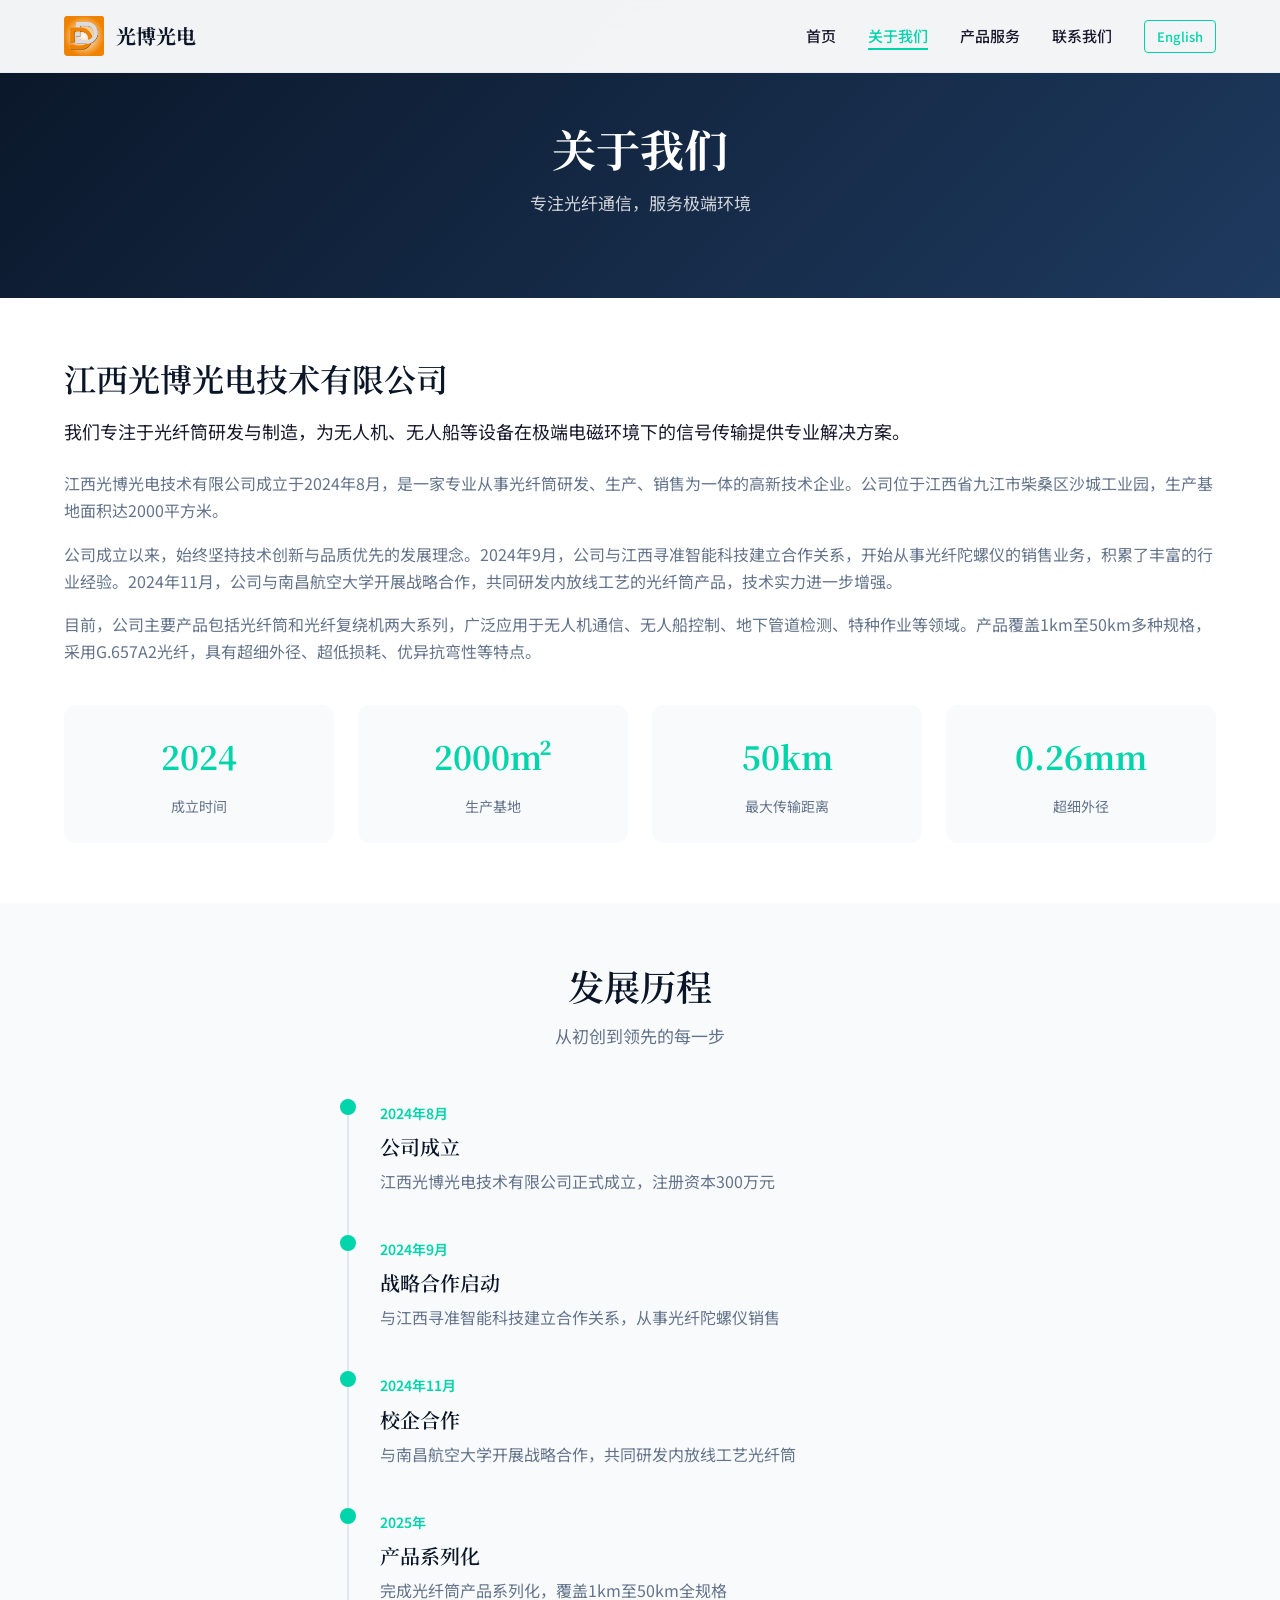
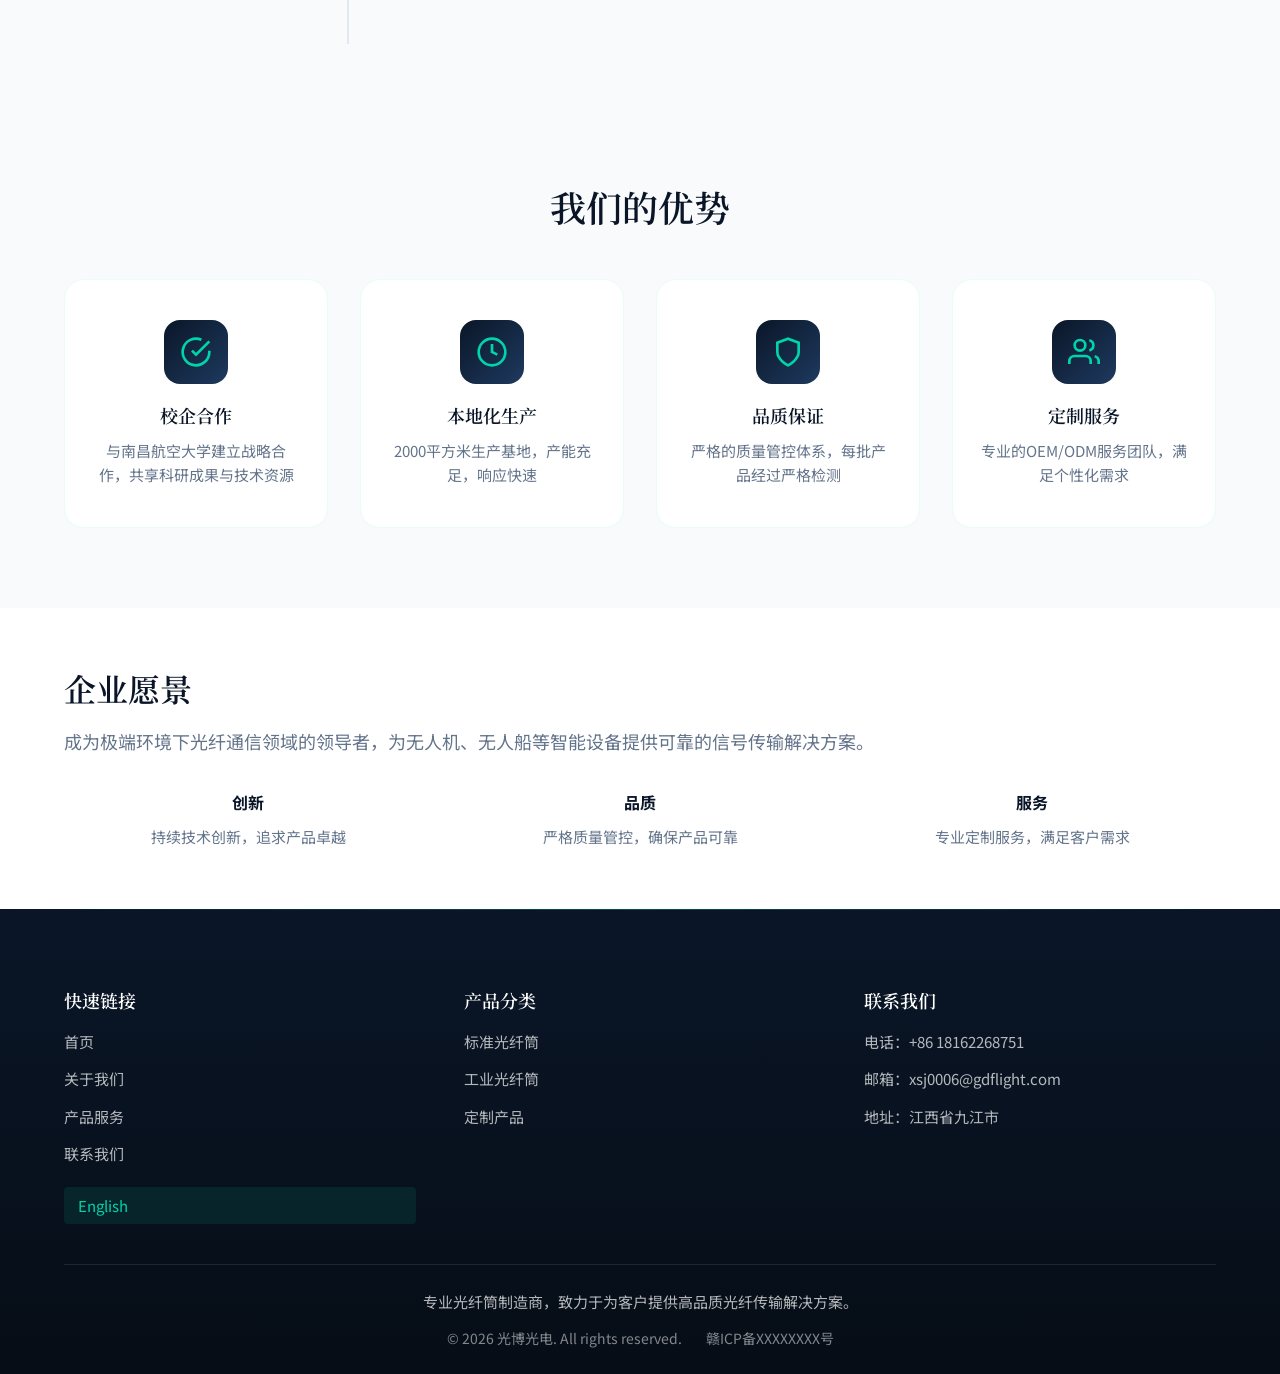
<file: .edgeone/assets/about.html>
<!DOCTYPE html>
<html lang="zh-CN">
<head>
  <meta charset="UTF-8">
  <meta name="viewport" content="width=device-width, initial-scale=1.0">
  <title>关于我们 - 江西光博光电技术有限公司</title>
  <meta name="description" content="江西光博光电成立于2024年，专注于光纤筒研发制造，与南昌航空大学战略合作">
  <link rel="stylesheet" href="css/styles.css">
  <link rel="preconnect" href="https://fonts.googleapis.com">
  <link rel="preconnect" href="https://fonts.gstatic.com" crossorigin>
  <link href="https://fonts.googleapis.com/css2?family=Noto+Sans+SC:wght@300;400;500;700&family=Noto+Serif+SC:wght@400;600;700&family=Outfit:wght@400;500;600;700&display=swap" rel="stylesheet">
</head>
<body>
  <!-- 导航栏 -->
  <nav class="navbar">
    <div class="container">
      <a href="index.html" class="logo">
        <img src="image/Logo1.png" alt="光博光电" class="logo-img">
        <span class="logo-text">光博光电</span>
      </a>
      <button class="mobile-toggle" aria-label="菜单">
        <span></span>
        <span></span>
        <span></span>
      </button>
      <ul class="nav-menu">
        <li><a href="index.html" class="nav-link">首页</a></li>
        <li><a href="about.html" class="nav-link active">关于我们</a></li>
        <li><a href="products.html" class="nav-link">产品服务</a></li>
        <li><a href="contact.html" class="nav-link">联系我们</a></li>
        <li><a href="about_en.html" class="nav-link lang-switch">English</a></li>
      </ul>
    </div>
  </nav>

  <!-- 页面头部 -->
  <section class="page-header">
    <div class="container">
      <h1 class="page-title">关于我们</h1>
      <p class="page-subtitle">专注光纤通信，服务极端环境</p>
    </div>
  </section>

  <!-- 公司简介 -->
  <section class="about-intro">
    <div class="container">
      <div class="intro-content">
        <h2>江西光博光电技术有限公司</h2>
        <p class="intro-lead">我们专注于光纤筒研发与制造，为无人机、无人船等设备在极端电磁环境下的信号传输提供专业解决方案。</p>
        <div class="intro-details">
          <p>江西光博光电技术有限公司成立于2024年8月，是一家专业从事光纤筒研发、生产、销售为一体的高新技术企业。公司位于江西省九江市柴桑区沙城工业园，生产基地面积达2000平方米。</p>
          <p>公司成立以来，始终坚持技术创新与品质优先的发展理念。2024年9月，公司与江西寻准智能科技建立合作关系，开始从事光纤陀螺仪的销售业务，积累了丰富的行业经验。2024年11月，公司与南昌航空大学开展战略合作，共同研发内放线工艺的光纤筒产品，技术实力进一步增强。</p>
          <p>目前，公司主要产品包括光纤筒和光纤复绕机两大系列，广泛应用于无人机通信、无人船控制、地下管道检测、特种作业等领域。产品覆盖1km至50km多种规格，采用G.657A2光纤，具有超细外径、超低损耗、优异抗弯性等特点。</p>
        </div>
      </div>
      <div class="intro-stats">
        <div class="stat-item">
          <span class="stat-value">2024</span>
          <span class="stat-label">成立时间</span>
        </div>
        <div class="stat-item">
          <span class="stat-value">2000m²</span>
          <span class="stat-label">生产基地</span>
        </div>
        <div class="stat-item">
          <span class="stat-value">50km</span>
          <span class="stat-label">最大传输距离</span>
        </div>
        <div class="stat-item">
          <span class="stat-value">0.26mm</span>
          <span class="stat-label">超细外径</span>
        </div>
      </div>
    </div>
  </section>

  <!-- 发展历程 -->
  <section class="timeline">
    <div class="container">
      <div class="section-header">
        <h2 class="section-title">发展历程</h2>
        <p class="section-subtitle">从初创到领先的每一步</p>
      </div>
      <div class="timeline-wrapper">
        <div class="timeline-item">
          <div class="timeline-dot"></div>
          <div class="timeline-content">
            <span class="timeline-date">2024年8月</span>
            <h3>公司成立</h3>
            <p>江西光博光电技术有限公司正式成立，注册资本300万元</p>
          </div>
        </div>
        <div class="timeline-item">
          <div class="timeline-dot"></div>
          <div class="timeline-content">
            <span class="timeline-date">2024年9月</span>
            <h3>战略合作启动</h3>
            <p>与江西寻准智能科技建立合作关系，从事光纤陀螺仪销售</p>
          </div>
        </div>
        <div class="timeline-item">
          <div class="timeline-dot"></div>
          <div class="timeline-content">
            <span class="timeline-date">2024年11月</span>
            <h3>校企合作</h3>
            <p>与南昌航空大学开展战略合作，共同研发内放线工艺光纤筒</p>
          </div>
        </div>
        <div class="timeline-item">
          <div class="timeline-dot"></div>
          <div class="timeline-content">
            <span class="timeline-date">2025年</span>
            <h3>产品系列化</h3>
            <p>完成光纤筒产品系列化，覆盖1km至50km全规格</p>
          </div>
        </div>
      </div>
    </div>
  </section>

  <!-- 核心优势 -->
  <section class="about-features">
    <div class="container">
      <div class="section-header">
        <h2 class="section-title">我们的优势</h2>
      </div>
      <div class="features-grid">
        <div class="feature-card animate-on-scroll">
          <div class="feature-icon">
            <svg xmlns="http://www.w3.org/2000/svg" viewBox="0 0 24 24" fill="none" stroke="currentColor" stroke-width="2">
              <path d="M22 11.08V12a10 10 0 1 1-5.93-9.14"></path>
              <polyline points="22 4 12 14.01 9 11.01"></polyline>
            </svg>
          </div>
          <h3 class="feature-title">校企合作</h3>
          <p class="feature-desc">与南昌航空大学建立战略合作，共享科研成果与技术资源</p>
        </div>
        <div class="feature-card animate-on-scroll animate-delay-1">
          <div class="feature-icon">
            <svg xmlns="http://www.w3.org/2000/svg" viewBox="0 0 24 24" fill="none" stroke="currentColor" stroke-width="2">
              <circle cx="12" cy="12" r="10"></circle>
              <path d="M12 6v6l4 2"></path>
            </svg>
          </div>
          <h3 class="feature-title">本地化生产</h3>
          <p class="feature-desc">2000平方米生产基地，产能充足，响应快速</p>
        </div>
        <div class="feature-card animate-on-scroll animate-delay-2">
          <div class="feature-icon">
            <svg xmlns="http://www.w3.org/2000/svg" viewBox="0 0 24 24" fill="none" stroke="currentColor" stroke-width="2">
              <path d="M12 22s8-4 8-10V5l-8-3-8 3v7c0 6 8 10 8 10z"></path>
            </svg>
          </div>
          <h3 class="feature-title">品质保证</h3>
          <p class="feature-desc">严格的质量管控体系，每批产品经过严格检测</p>
        </div>
        <div class="feature-card animate-on-scroll animate-delay-3">
          <div class="feature-icon">
            <svg xmlns="http://www.w3.org/2000/svg" viewBox="0 0 24 24" fill="none" stroke="currentColor" stroke-width="2">
              <path d="M17 21v-2a4 4 0 0 0-4-4H5a4 4 0 0 0-4 4v2"></path>
              <circle cx="9" cy="7" r="4"></circle>
              <path d="M23 21v-2a4 4 0 0 0-3-3.87"></path>
              <path d="M16 3.13a4 4 0 0 1 0 7.75"></path>
            </svg>
          </div>
          <h3 class="feature-title">定制服务</h3>
          <p class="feature-desc">专业的OEM/ODM服务团队，满足个性化需求</p>
        </div>
      </div>
    </div>
  </section>

  <!-- 企业愿景 -->
  <section class="vision">
    <div class="container">
      <div class="vision-content">
        <h2>企业愿景</h2>
        <p>成为极端环境下光纤通信领域的领导者，为无人机、无人船等智能设备提供可靠的信号传输解决方案。</p>
        <div class="vision-values">
          <div class="value-item">
            <span class="value-icon">创新</span>
            <p>持续技术创新，追求产品卓越</p>
          </div>
          <div class="value-item">
            <span class="value-icon">品质</span>
            <p>严格质量管控，确保产品可靠</p>
          </div>
          <div class="value-item">
            <span class="value-icon">服务</span>
            <p>专业定制服务，满足客户需求</p>
          </div>
        </div>
      </div>
    </div>
  </section>

  <!-- 页脚 -->
  <footer class="footer">
    <div class="container">
      <div class="footer-content">
        <div class="footer-col">
          <h4 class="footer-title">快速链接</h4>
          <div class="footer-links">
            <a href="index.html">首页</a>
            <a href="about.html">关于我们</a>
            <a href="products.html">产品服务</a>
            <a href="contact.html">联系我们</a>
            <a href="about_en.html" class="lang-link">English</a>
          </div>
        </div>
        <div class="footer-col">
          <h4 class="footer-title">产品分类</h4>
          <div class="footer-links">
            <a href="products.html">标准光纤筒</a>
            <a href="products.html">工业光纤筒</a>
            <a href="products.html">定制产品</a>
          </div>
        </div>
        <div class="footer-col">
          <h4 class="footer-title">联系我们</h4>
          <div class="footer-links">
            <span>电话：+86 18162268751</span>
            <span>邮箱：xsj0006@gdflight.com</span>
            <span>地址：江西省九江市</span>
          </div>
        </div>
      </div>
      <div class="footer-bottom">
        <div class="footer-desc-full">专业光纤筒制造商，致力于为客户提供高品质光纤传输解决方案。</div>
        <div class="footer-copyright">
          <span>&copy; 2026 光博光电. All rights reserved.</span>
          <span>赣ICP备XXXXXXXX号</span>
        </div>
      </div>
    </div>
  </footer>

  <script src="js/main.js"></script>
</body>
</html>
</file>
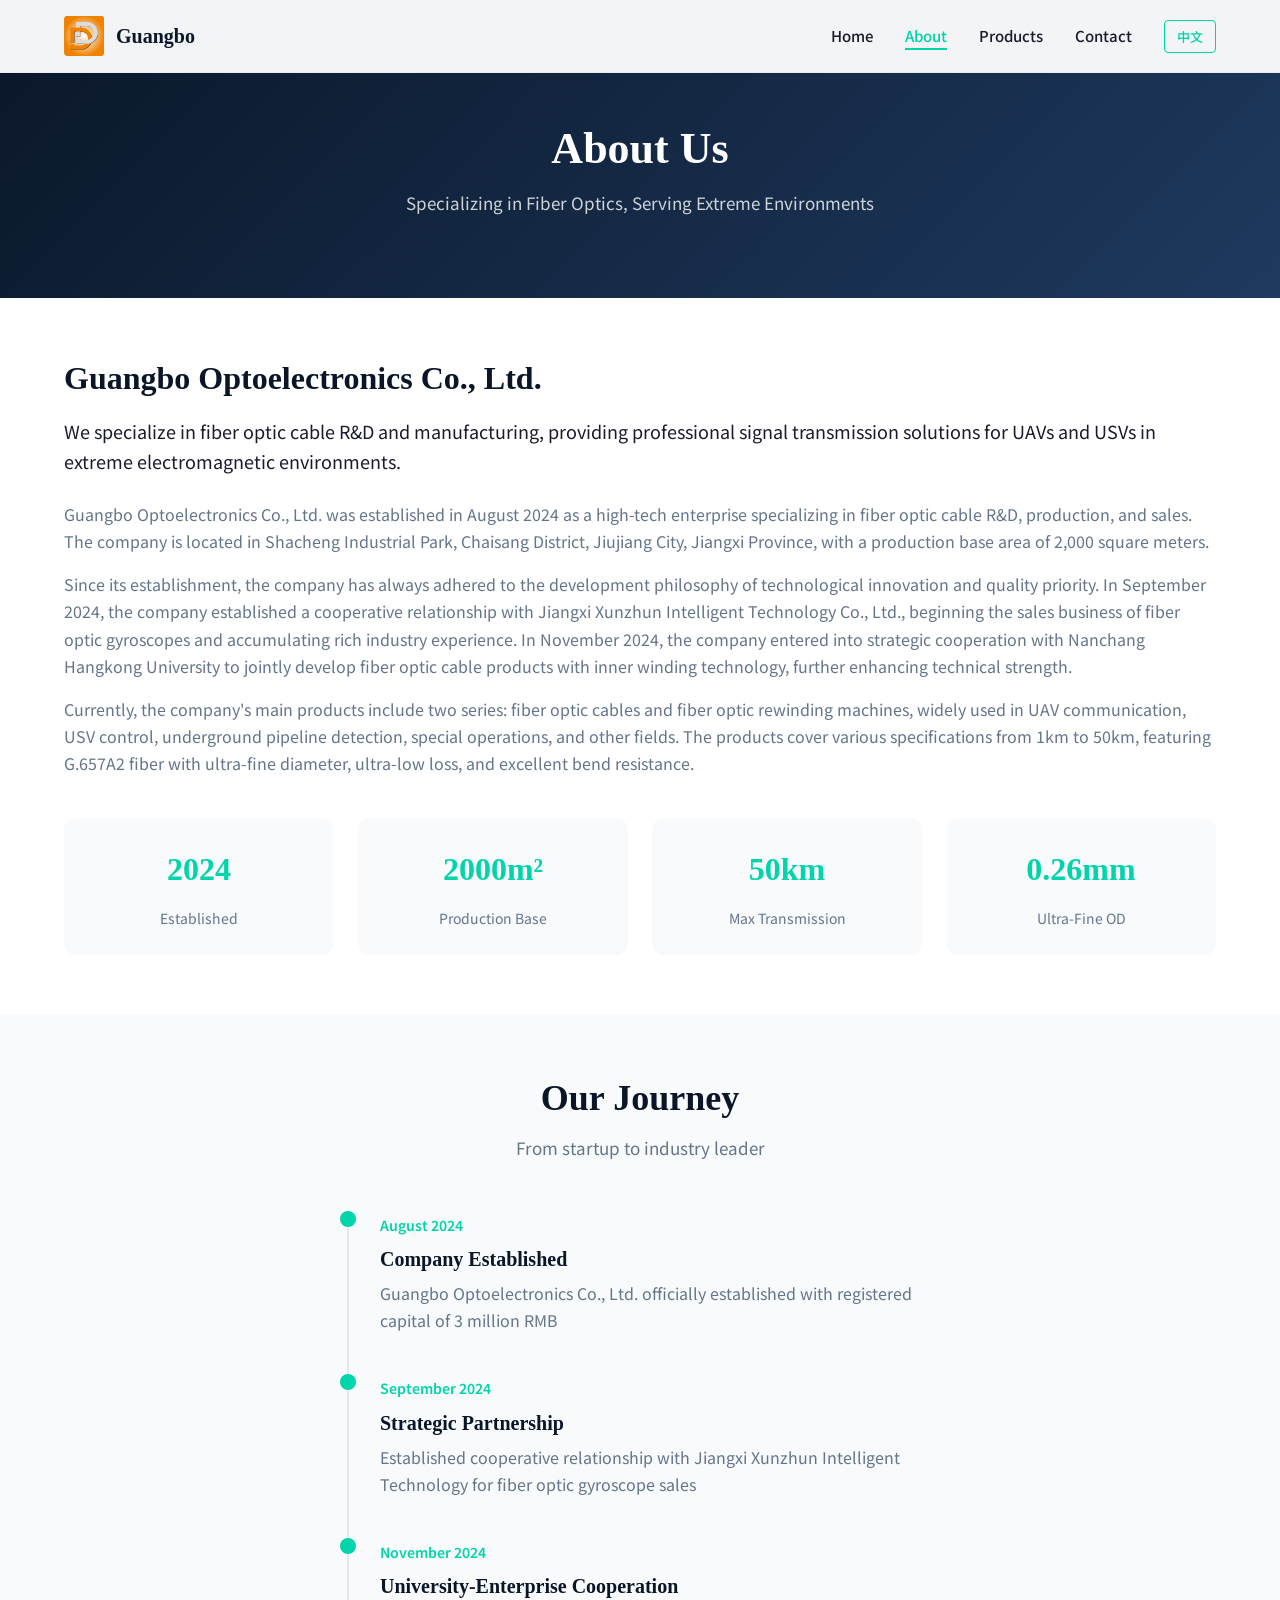
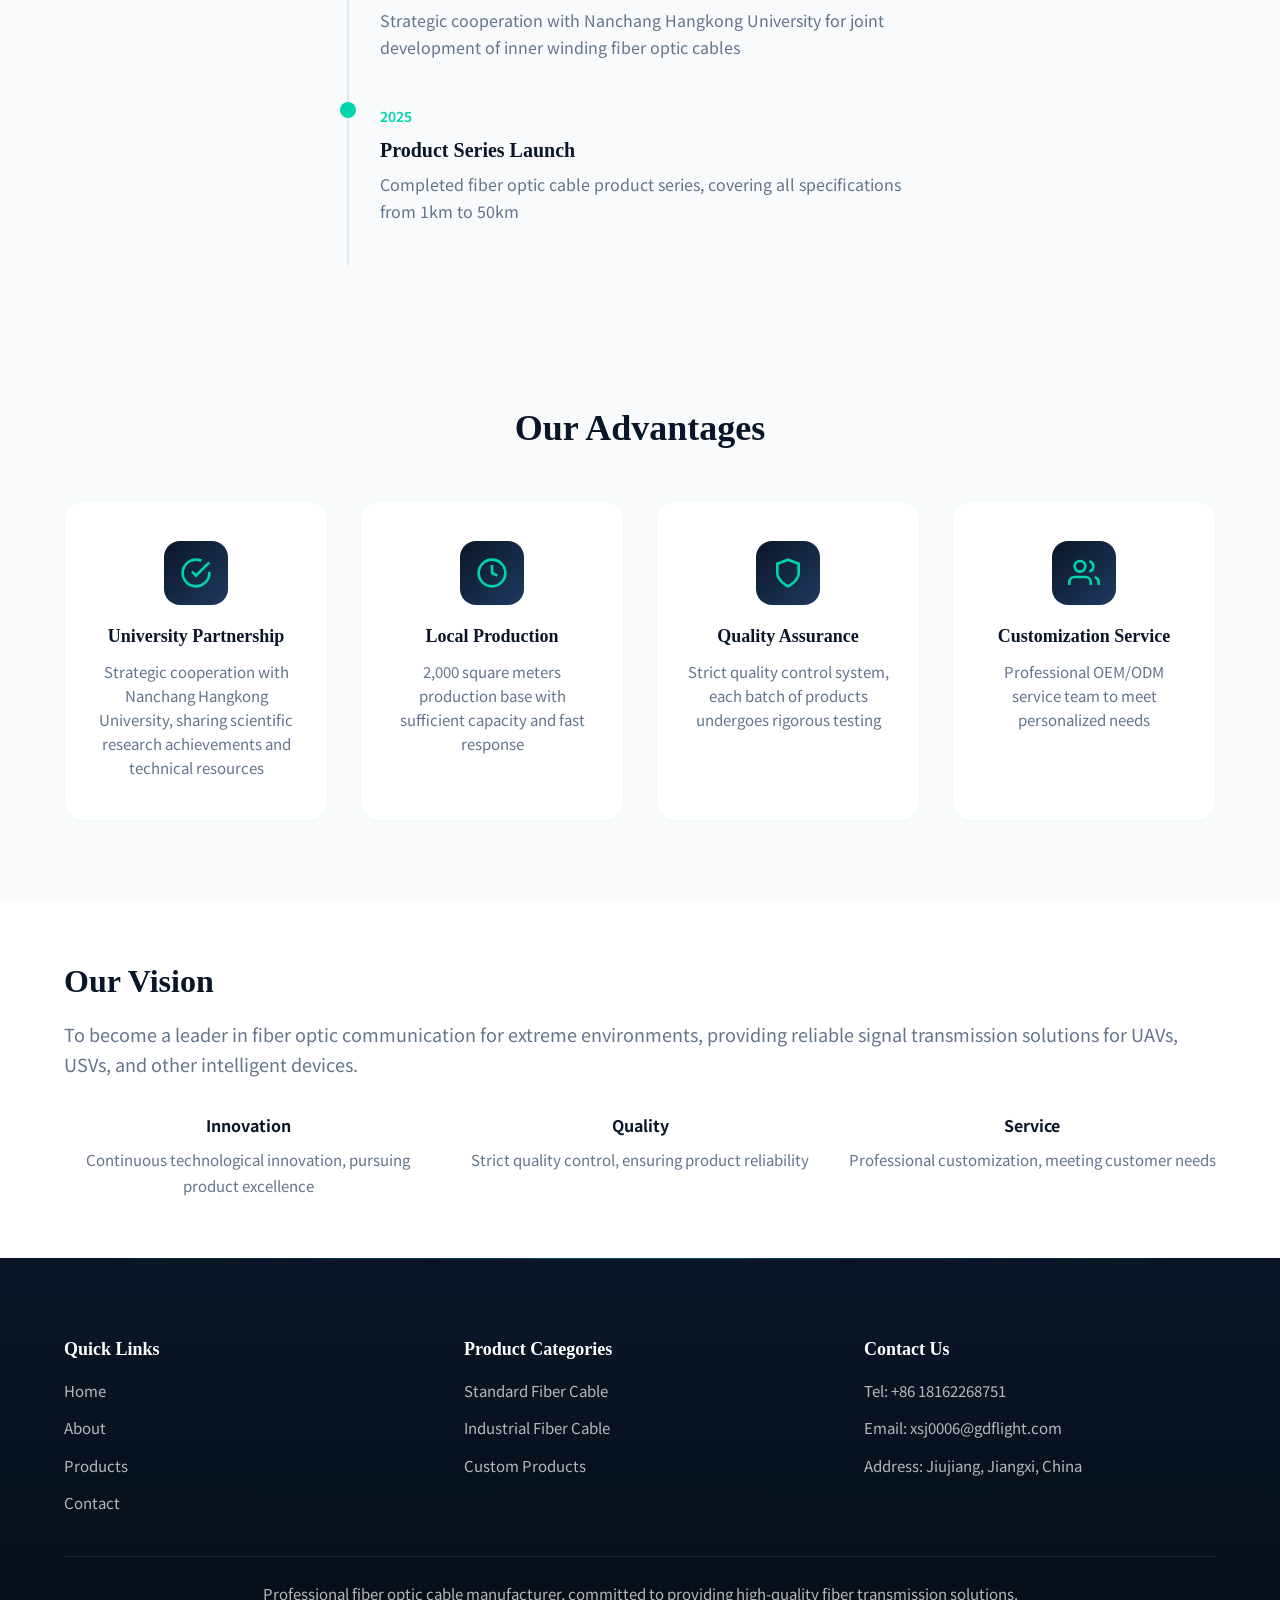
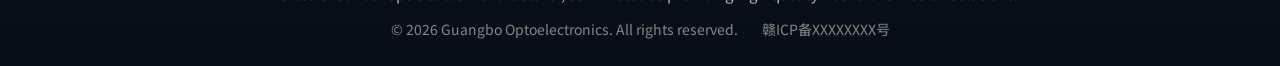
<file: .edgeone/assets/about_en.html>
<!DOCTYPE html>
<html lang="en">
<head>
  <meta charset="UTF-8">
  <meta name="viewport" content="width=device-width, initial-scale=1.0">
  <title>About Us - Guangbo Optoelectronics</title>
  <meta name="description" content="Guangbo Optoelectronics, established in 2024, specializes in fiber optic cable R&D and manufacturing, with strategic cooperation with Nanchang Hangkong University.">
  <link rel="stylesheet" href="css/styles.css">
  <link rel="preconnect" href="https://fonts.googleapis.com">
  <link rel="preconnect" href="https://fonts.gstatic.com" crossorigin>
  <link href="https://fonts.googleapis.com/css2?family=Noto+Sans+SC:wght@300;400;500;700&family=Outfit:wght@400;500;600;700&display=swap" rel="stylesheet">
</head>
<body>
  <!-- 导航栏 -->
  <nav class="navbar">
    <div class="container">
      <a href="index_en.html" class="logo">
        <img src="image/Logo1.png" alt="Guangbo Optoelectronics" class="logo-img">
        <span class="logo-text">Guangbo</span>
      </a>
      <button class="mobile-toggle" aria-label="Menu">
        <span></span>
        <span></span>
        <span></span>
      </button>
      <ul class="nav-menu">
        <li><a href="index_en.html" class="nav-link">Home</a></li>
        <li><a href="about_en.html" class="nav-link active">About</a></li>
        <li><a href="products_en.html" class="nav-link">Products</a></li>
        <li><a href="contact_en.html" class="nav-link">Contact</a></li>
        <li><a href="about.html" class="nav-link lang-switch">中文</a></li>
      </ul>
    </div>
  </nav>

  <!-- 页面头部 -->
  <section class="page-header">
    <div class="container">
      <h1 class="page-title">About Us</h1>
      <p class="page-subtitle">Specializing in Fiber Optics, Serving Extreme Environments</p>
    </div>
  </section>

  <!-- 公司简介 -->
  <section class="about-intro">
    <div class="container">
      <div class="intro-content">
        <h2>Guangbo Optoelectronics Co., Ltd.</h2>
        <p class="intro-lead">We specialize in fiber optic cable R&D and manufacturing, providing professional signal transmission solutions for UAVs and USVs in extreme electromagnetic environments.</p>
        <div class="intro-details">
          <p>Guangbo Optoelectronics Co., Ltd. was established in August 2024 as a high-tech enterprise specializing in fiber optic cable R&D, production, and sales. The company is located in Shacheng Industrial Park, Chaisang District, Jiujiang City, Jiangxi Province, with a production base area of 2,000 square meters.</p>
          <p>Since its establishment, the company has always adhered to the development philosophy of technological innovation and quality priority. In September 2024, the company established a cooperative relationship with Jiangxi Xunzhun Intelligent Technology Co., Ltd., beginning the sales business of fiber optic gyroscopes and accumulating rich industry experience. In November 2024, the company entered into strategic cooperation with Nanchang Hangkong University to jointly develop fiber optic cable products with inner winding technology, further enhancing technical strength.</p>
          <p>Currently, the company's main products include two series: fiber optic cables and fiber optic rewinding machines, widely used in UAV communication, USV control, underground pipeline detection, special operations, and other fields. The products cover various specifications from 1km to 50km, featuring G.657A2 fiber with ultra-fine diameter, ultra-low loss, and excellent bend resistance.</p>
        </div>
      </div>
      <div class="intro-stats">
        <div class="stat-item">
          <span class="stat-value">2024</span>
          <span class="stat-label">Established</span>
        </div>
        <div class="stat-item">
          <span class="stat-value">2000m²</span>
          <span class="stat-label">Production Base</span>
        </div>
        <div class="stat-item">
          <span class="stat-value">50km</span>
          <span class="stat-label">Max Transmission</span>
        </div>
        <div class="stat-item">
          <span class="stat-value">0.26mm</span>
          <span class="stat-label">Ultra-Fine OD</span>
        </div>
      </div>
    </div>
  </section>

  <!-- 发展历程 -->
  <section class="timeline">
    <div class="container">
      <div class="section-header">
        <h2 class="section-title">Our Journey</h2>
        <p class="section-subtitle">From startup to industry leader</p>
      </div>
      <div class="timeline-wrapper">
        <div class="timeline-item">
          <div class="timeline-dot"></div>
          <div class="timeline-content">
            <span class="timeline-date">August 2024</span>
            <h3>Company Established</h3>
            <p>Guangbo Optoelectronics Co., Ltd. officially established with registered capital of 3 million RMB</p>
          </div>
        </div>
        <div class="timeline-item">
          <div class="timeline-dot"></div>
          <div class="timeline-content">
            <span class="timeline-date">September 2024</span>
            <h3>Strategic Partnership</h3>
            <p>Established cooperative relationship with Jiangxi Xunzhun Intelligent Technology for fiber optic gyroscope sales</p>
          </div>
        </div>
        <div class="timeline-item">
          <div class="timeline-dot"></div>
          <div class="timeline-content">
            <span class="timeline-date">November 2024</span>
            <h3>University-Enterprise Cooperation</h3>
            <p>Strategic cooperation with Nanchang Hangkong University for joint development of inner winding fiber optic cables</p>
          </div>
        </div>
        <div class="timeline-item">
          <div class="timeline-dot"></div>
          <div class="timeline-content">
            <span class="timeline-date">2025</span>
            <h3>Product Series Launch</h3>
            <p>Completed fiber optic cable product series, covering all specifications from 1km to 50km</p>
          </div>
        </div>
      </div>
    </div>
  </section>

  <!-- 核心优势 -->
  <section class="about-features">
    <div class="container">
      <div class="section-header">
        <h2 class="section-title">Our Advantages</h2>
      </div>
      <div class="features-grid">
        <div class="feature-card animate-on-scroll">
          <div class="feature-icon">
            <svg xmlns="http://www.w3.org/2000/svg" viewBox="0 0 24 24" fill="none" stroke="currentColor" stroke-width="2">
              <path d="M22 11.08V12a10 10 0 1 1-5.93-9.14"></path>
              <polyline points="22 4 12 14.01 9 11.01"></polyline>
            </svg>
          </div>
          <h3 class="feature-title">University Partnership</h3>
          <p class="feature-desc">Strategic cooperation with Nanchang Hangkong University, sharing scientific research achievements and technical resources</p>
        </div>
        <div class="feature-card animate-on-scroll animate-delay-1">
          <div class="feature-icon">
            <svg xmlns="http://www.w3.org/2000/svg" viewBox="0 0 24 24" fill="none" stroke="currentColor" stroke-width="2">
              <circle cx="12" cy="12" r="10"></circle>
              <path d="M12 6v6l4 2"></path>
            </svg>
          </div>
          <h3 class="feature-title">Local Production</h3>
          <p class="feature-desc">2,000 square meters production base with sufficient capacity and fast response</p>
        </div>
        <div class="feature-card animate-on-scroll animate-delay-2">
          <div class="feature-icon">
            <svg xmlns="http://www.w3.org/2000/svg" viewBox="0 0 24 24" fill="none" stroke="currentColor" stroke-width="2">
              <path d="M12 22s8-4 8-10V5l-8-3-8 3v7c0 6 8 10 8 10z"></path>
            </svg>
          </div>
          <h3 class="feature-title">Quality Assurance</h3>
          <p class="feature-desc">Strict quality control system, each batch of products undergoes rigorous testing</p>
        </div>
        <div class="feature-card animate-on-scroll animate-delay-3">
          <div class="feature-icon">
            <svg xmlns="http://www.w3.org/2000/svg" viewBox="0 0 24 24" fill="none" stroke="currentColor" stroke-width="2">
              <path d="M17 21v-2a4 4 0 0 0-4-4H5a4 4 0 0 0-4 4v2"></path>
              <circle cx="9" cy="7" r="4"></circle>
              <path d="M23 21v-2a4 4 0 0 0-3-3.87"></path>
              <path d="M16 3.13a4 4 0 0 1 0 7.75"></path>
            </svg>
          </div>
          <h3 class="feature-title">Customization Service</h3>
          <p class="feature-desc">Professional OEM/ODM service team to meet personalized needs</p>
        </div>
      </div>
    </div>
  </section>

  <!-- 企业愿景 -->
  <section class="vision">
    <div class="container">
      <div class="vision-content">
        <h2>Our Vision</h2>
        <p>To become a leader in fiber optic communication for extreme environments, providing reliable signal transmission solutions for UAVs, USVs, and other intelligent devices.</p>
        <div class="vision-values">
          <div class="value-item">
            <span class="value-icon">Innovation</span>
            <p>Continuous technological innovation, pursuing product excellence</p>
          </div>
          <div class="value-item">
            <span class="value-icon">Quality</span>
            <p>Strict quality control, ensuring product reliability</p>
          </div>
          <div class="value-item">
            <span class="value-icon">Service</span>
            <p>Professional customization, meeting customer needs</p>
          </div>
        </div>
      </div>
    </div>
  </section>

  <!-- 页脚 -->
  <footer class="footer">
    <div class="container">
      <div class="footer-content">
        <div class="footer-col">
          <h4 class="footer-title">Quick Links</h4>
          <div class="footer-links">
            <a href="index_en.html">Home</a>
            <a href="about_en.html">About</a>
            <a href="products_en.html">Products</a>
            <a href="contact_en.html">Contact</a>
          </div>
        </div>
        <div class="footer-col">
          <h4 class="footer-title">Product Categories</h4>
          <div class="footer-links">
            <a href="products_en.html">Standard Fiber Cable</a>
            <a href="products_en.html">Industrial Fiber Cable</a>
            <a href="products_en.html">Custom Products</a>
          </div>
        </div>
        <div class="footer-col">
          <h4 class="footer-title">Contact Us</h4>
          <div class="footer-links">
            <span>Tel: +86 18162268751</span>
            <span>Email: xsj0006@gdflight.com</span>
            <span>Address: Jiujiang, Jiangxi, China</span>
          </div>
        </div>
      </div>
      <div class="footer-bottom">
        <div class="footer-desc-full">Professional fiber optic cable manufacturer, committed to providing high-quality fiber transmission solutions.</div>
        <div class="footer-copyright">
          <span>&copy; 2026 Guangbo Optoelectronics. All rights reserved.</span>
          <span>赣ICP备XXXXXXXX号</span>
        </div>
      </div>
    </div>
  </footer>

  <script src="js/main.js"></script>
</body>
</html>
</file>
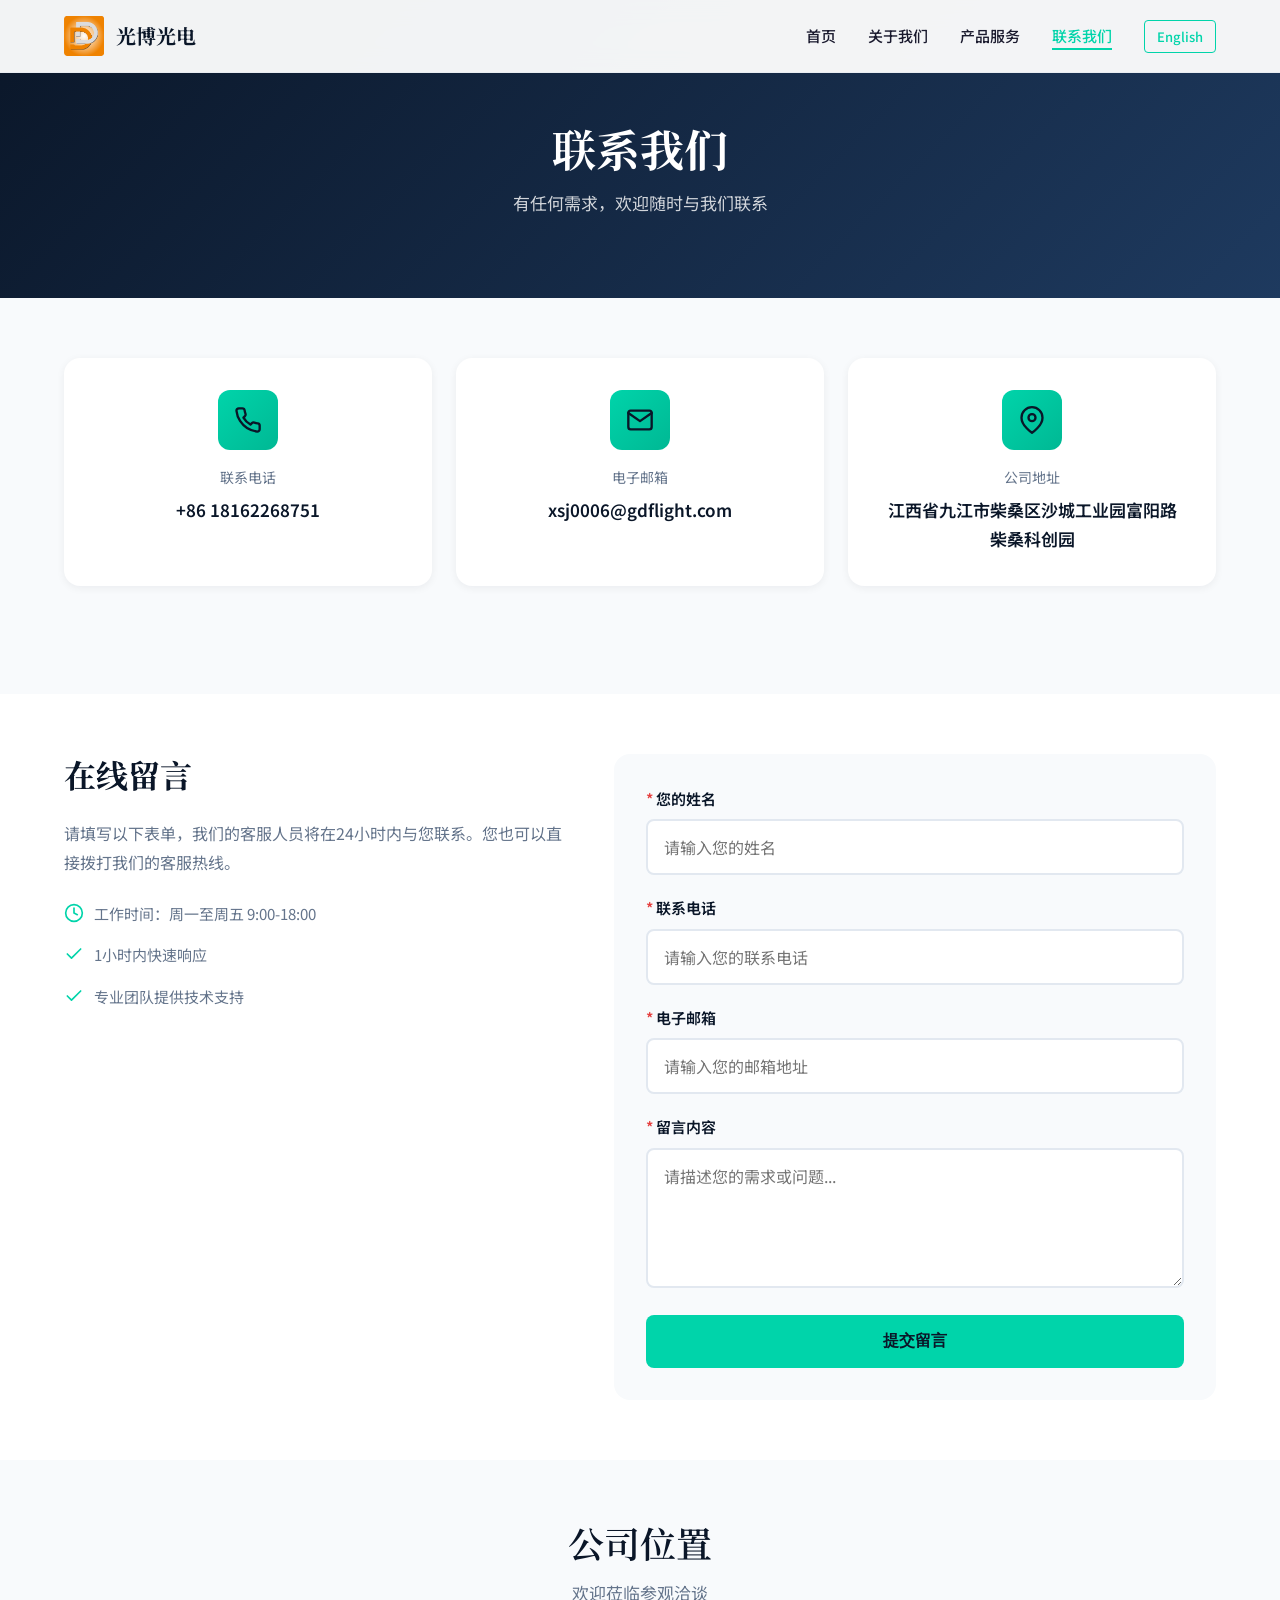
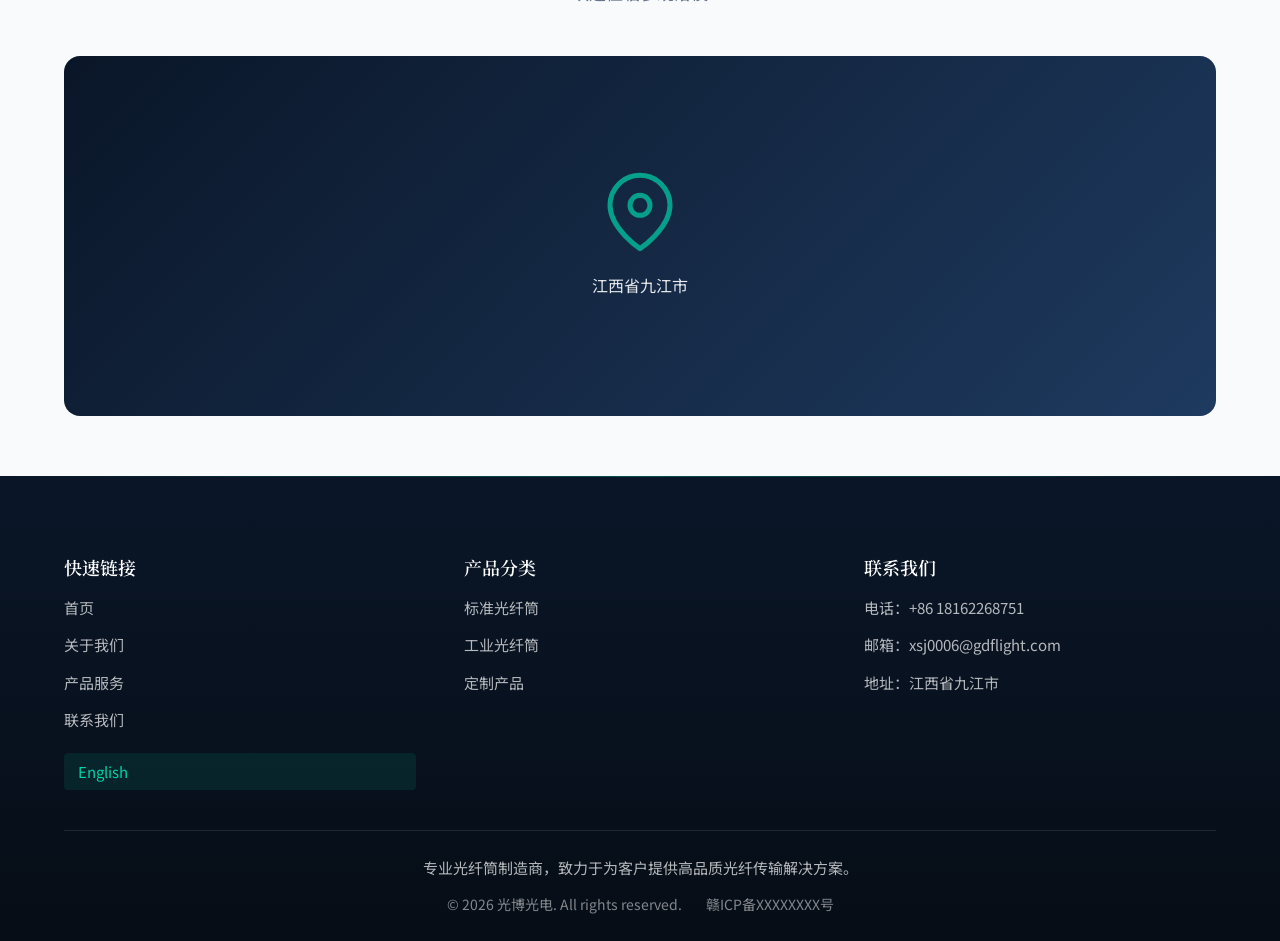
<file: .edgeone/assets/contact.html>
<!DOCTYPE html>
<html lang="zh-CN">
<head>
  <meta charset="UTF-8">
  <meta name="viewport" content="width=device-width, initial-scale=1.0">
  <title>联系我们 - 江西光博光电技术有限公司</title>
  <meta name="description" content="联系光博光电，了解更多产品信息与定制服务">
  <link rel="stylesheet" href="css/styles.css">
  <link rel="preconnect" href="https://fonts.googleapis.com">
  <link rel="preconnect" href="https://fonts.gstatic.com" crossorigin>
  <link href="https://fonts.googleapis.com/css2?family=Noto+Sans+SC:wght@400;500;600;700&family=Noto+Serif+SC:wght@600;700&family=Outfit:wght@400;500;600;700&display=swap" rel="stylesheet">
</head>
<body>
  <!-- 导航栏 -->
  <nav class="navbar">
    <div class="container">
      <a href="index.html" class="logo">
        <img src="image/Logo1.png" alt="光博光电" class="logo-img">
        <span class="logo-text">光博光电</span>
      </a>
      <button class="mobile-toggle" aria-label="菜单">
        <span></span>
        <span></span>
        <span></span>
      </button>
      <ul class="nav-menu">
        <li><a href="index.html" class="nav-link">首页</a></li>
        <li><a href="about.html" class="nav-link">关于我们</a></li>
        <li><a href="products.html" class="nav-link">产品服务</a></li>
        <li><a href="contact.html" class="nav-link active">联系我们</a></li>
        <li><a href="contact_en.html" class="nav-link lang-switch">English</a></li>
      </ul>
    </div>
  </nav>

  <!-- 页面头部 -->
  <header class="page-header">
    <div class="container">
      <h1 class="page-title">联系我们</h1>
      <p class="page-subtitle">有任何需求，欢迎随时与我们联系</p>
    </div>
  </header>

  <!-- 联系信息 -->
  <section class="contact-section">
    <div class="container">
      <div class="contact-grid">
        <div class="contact-card">
          <div class="contact-icon">
            <svg xmlns="http://www.w3.org/2000/svg" viewBox="0 0 24 24" fill="none" stroke-width="2" stroke-linecap="round" stroke-linejoin="round">
              <path d="M22 16.92v3a2 2 0 0 1-2.18 2 19.79 19.79 0 0 1-8.63-3.07 19.5 19.5 0 0 1-6-6 19.79 19.79 0 0 1-3.07-8.67A2 2 0 0 1 4.11 2h3a2 2 0 0 1 2 1.72 12.84 12.84 0 0 0 .7 2.81 2 2 0 0 1-.45 2.11L8.09 9.91a16 16 0 0 0 6 6l1.27-1.27a2 2 0 0 1 2.11-.45 12.84 12.84 0 0 0 2.81.7A2 2 0 0 1 22 16.92z"></path>
            </svg>
          </div>
          <p class="contact-label">联系电话</p>
          <p class="contact-value"><a href="tel:+8618162268751">+86 18162268751</a></p>
        </div>
        <div class="contact-card">
          <div class="contact-icon">
            <svg xmlns="http://www.w3.org/2000/svg" viewBox="0 0 24 24" fill="none" stroke-width="2" stroke-linecap="round" stroke-linejoin="round">
              <path d="M4 4h16c1.1 0 2 .9 2 2v12c0 1.1-.9 2-2 2H4c-1.1 0-2-.9-2-2V6c0-1.1.9-2 2-2z"></path>
              <polyline points="22,6 12,13 2,6"></polyline>
            </svg>
          </div>
          <p class="contact-label">电子邮箱</p>
          <p class="contact-value"><a href="mailto:xsj0006@gdflight.com">xsj0006@gdflight.com</a></p>
        </div>
        <div class="contact-card">
          <div class="contact-icon">
            <svg xmlns="http://www.w3.org/2000/svg" viewBox="0 0 24 24" fill="none" stroke-width="2" stroke-linecap="round" stroke-linejoin="round">
              <path d="M21 10c0 7-9 13-9 13s-9-6-9-13a9 9 0 0 1 18 0z"></path>
              <circle cx="12" cy="10" r="3"></circle>
            </svg>
          </div>
          <p class="contact-label">公司地址</p>
          <p class="contact-value">江西省九江市柴桑区沙城工业园富阳路柴桑科创园</p>
        </div>
      </div>
    </div>
  </section>

  <!-- 在线表单 -->
  <section class="form-section">
    <div class="container">
      <div class="form-content">
        <div class="form-info">
          <h2>在线留言</h2>
          <p>请填写以下表单，我们的客服人员将在24小时内与您联系。您也可以直接拨打我们的客服热线。</p>
          <ul>
            <li>
              <svg xmlns="http://www.w3.org/2000/svg" viewBox="0 0 24 24" fill="none" stroke-width="2" stroke-linecap="round" stroke-linejoin="round">
                <circle cx="12" cy="12" r="10"></circle>
                <polyline points="12 6 12 12 16 14"></polyline>
              </svg>
              <span>工作时间：周一至周五 9:00-18:00</span>
            </li>
            <li>
              <svg xmlns="http://www.w3.org/2000/svg" viewBox="0 0 24 24" fill="none" stroke-width="2" stroke-linecap="round" stroke-linejoin="round">
                <polyline points="20 6 9 17 4 12"></polyline>
              </svg>
              <span>1小时内快速响应</span>
            </li>
            <li>
              <svg xmlns="http://www.w3.org/2000/svg" viewBox="0 0 24 24" fill="none" stroke-width="2" stroke-linecap="round" stroke-linejoin="round">
                <polyline points="20 6 9 17 4 12"></polyline>
              </svg>
              <span>专业团队提供技术支持</span>
            </li>
          </ul>
        </div>
        <form class="contact-form" id="contactForm">
          <div class="form-group">
            <label class="form-label"><span>*</span> 您的姓名</label>
            <input type="text" class="form-input" id="name" placeholder="请输入您的姓名" required>
          </div>
          <div class="form-group">
            <label class="form-label"><span>*</span> 联系电话</label>
            <input type="tel" class="form-input" id="phone" placeholder="请输入您的联系电话" required>
          </div>
          <div class="form-group">
            <label class="form-label"><span>*</span> 电子邮箱</label>
            <input type="email" class="form-input" id="email" placeholder="请输入您的邮箱地址" required>
          </div>
          <div class="form-group">
            <label class="form-label"><span>*</span> 留言内容</label>
            <textarea class="form-textarea" id="message" placeholder="请描述您的需求或问题..." required></textarea>
          </div>
          <button type="submit" class="form-submit" id="submitBtn">
            <span class="btn-text">提交留言</span>
            <span class="btn-loading" style="display:none;">
              <svg class="spinner" viewBox="0 0 24 24" width="20" height="20">
                <circle cx="12" cy="12" r="10" stroke="currentColor" stroke-width="3" fill="none" stroke-dasharray="60" stroke-dashoffset="20">
                  <animateTransform attributeName="transform" type="rotate" dur="1s" repeatCount="indefinite" from="0 12 12" to="360 12 12"/>
                </circle>
              </svg>
              提交中...
            </span>
          </button>
          <div class="form-message" id="formMessage" style="display:none; margin-top:16px; padding:12px; border-radius:8px; text-align:center;"></div>
        </form>
      </div>
    </div>
  </section>

  <!-- 地图 -->
  <section class="map-section">
    <div class="container">
      <div class="section-header">
        <h2 class="section-title">公司位置</h2>
        <p class="section-subtitle">欢迎莅临参观洽谈</p>
      </div>
      <div class="map-placeholder">
        <div class="map-text">
          <svg xmlns="http://www.w3.org/2000/svg" viewBox="0 0 24 24" fill="none" stroke-width="1.5" stroke-linecap="round" stroke-linejoin="round">
            <path d="M21 10c0 7-9 13-9 13s-9-6-9-13a9 9 0 0 1 18 0z"></path>
            <circle cx="12" cy="10" r="3"></circle>
          </svg>
          <p style="margin-top: 12px;">江西省九江市</p>
        </div>
      </div>
    </div>
  </section>

  <!-- 页脚 -->
  <footer class="footer">
    <div class="container">
      <div class="footer-content">
        <div class="footer-col">
          <h4 class="footer-title">快速链接</h4>
          <div class="footer-links">
            <a href="index.html">首页</a>
            <a href="about.html">关于我们</a>
            <a href="products.html">产品服务</a>
            <a href="contact.html">联系我们</a>
            <a href="contact_en.html" class="lang-link">English</a>
          </div>
        </div>
        <div class="footer-col">
          <h4 class="footer-title">产品分类</h4>
          <div class="footer-links">
            <a href="products.html">标准光纤筒</a>
            <a href="products.html">工业光纤筒</a>
            <a href="products.html">定制产品</a>
          </div>
        </div>
        <div class="footer-col">
          <h4 class="footer-title">联系我们</h4>
          <div class="footer-links">
            <span>电话：+86 18162268751</span>
            <span>邮箱：xsj0006@gdflight.com</span>
            <span>地址：江西省九江市</span>
          </div>
        </div>
      </div>
      <div class="footer-bottom">
        <div class="footer-desc-full">专业光纤筒制造商，致力于为客户提供高品质光纤传输解决方案。</div>
        <div class="footer-copyright">
          <span>&copy; 2026 光博光电. All rights reserved.</span>
          <span>赣ICP备XXXXXXXX号</span>
        </div>
      </div>
    </div>
  </footer>

  <script src="js/main.js"></script>
</body>
</html>
</file>
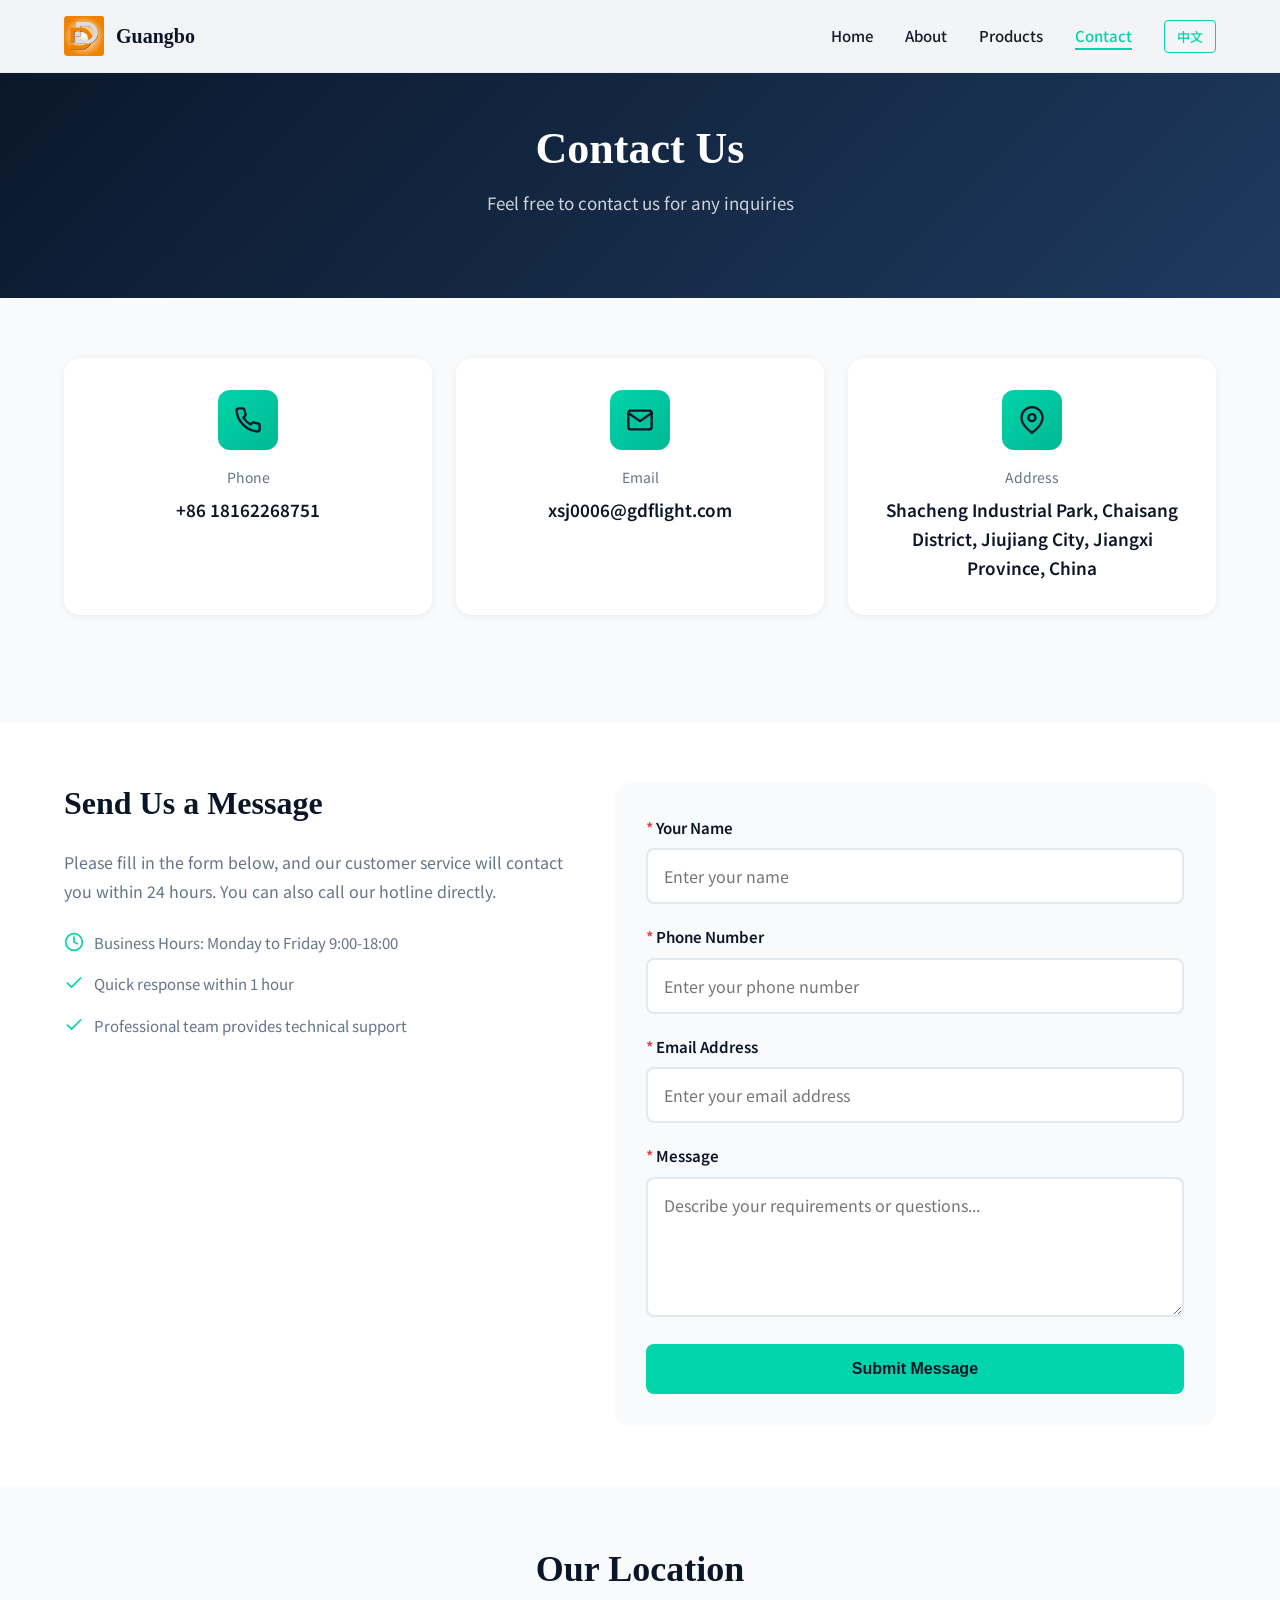
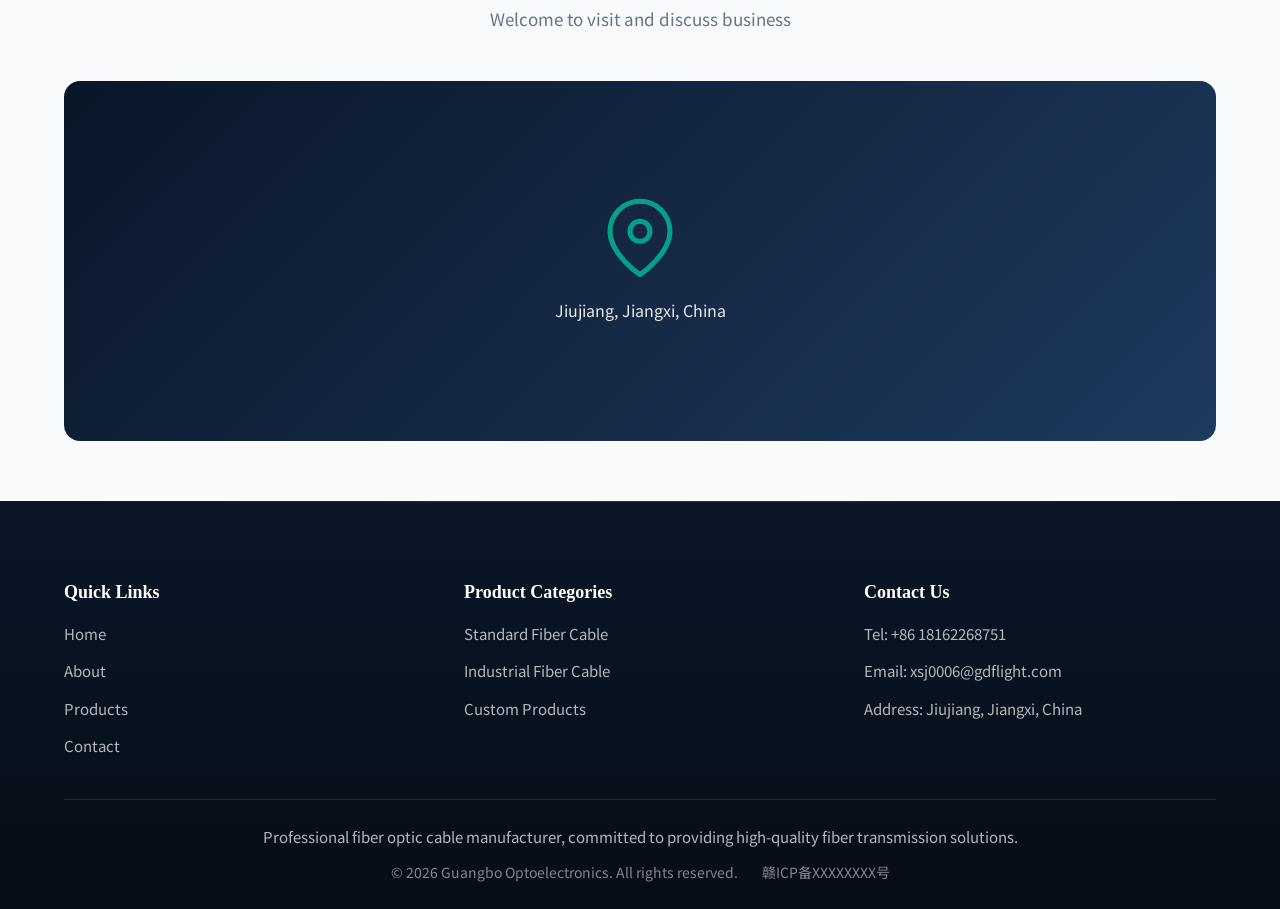
<file: .edgeone/assets/contact_en.html>
<!DOCTYPE html>
<html lang="en">
<head>
  <meta charset="UTF-8">
  <meta name="viewport" content="width=device-width, initial-scale=1.0">
  <title>Contact Us - Guangbo Optoelectronics</title>
  <meta name="description" content="Contact Guangbo Optoelectronics for more product information and customization services">
  <link rel="stylesheet" href="css/styles.css">
  <link rel="preconnect" href="https://fonts.googleapis.com">
  <link rel="preconnect" href="https://fonts.gstatic.com" crossorigin>
  <link href="https://fonts.googleapis.com/css2?family=Noto+Sans+SC:wght@300;400;500;700&family=Outfit:wght@400;500;600;700&display=swap" rel="stylesheet">
</head>
<body>
  <!-- 导航栏 -->
  <nav class="navbar">
    <div class="container">
      <a href="index_en.html" class="logo">
        <img src="image/Logo1.png" alt="Guangbo Optoelectronics" class="logo-img">
        <span class="logo-text">Guangbo</span>
      </a>
      <button class="mobile-toggle" aria-label="Menu">
        <span></span>
        <span></span>
        <span></span>
      </button>
      <ul class="nav-menu">
        <li><a href="index_en.html" class="nav-link">Home</a></li>
        <li><a href="about_en.html" class="nav-link">About</a></li>
        <li><a href="products_en.html" class="nav-link">Products</a></li>
        <li><a href="contact_en.html" class="nav-link active">Contact</a></li>
        <li><a href="contact.html" class="nav-link lang-switch">中文</a></li>
      </ul>
    </div>
  </nav>

  <!-- 页面头部 -->
  <header class="page-header">
    <div class="container">
      <h1 class="page-title">Contact Us</h1>
      <p class="page-subtitle">Feel free to contact us for any inquiries</p>
    </div>
  </header>

  <!-- 联系信息 -->
  <section class="contact-section">
    <div class="container">
      <div class="contact-grid">
        <div class="contact-card">
          <div class="contact-icon">
            <svg xmlns="http://www.w3.org/2000/svg" viewBox="0 0 24 24" fill="none" stroke-width="2" stroke-linecap="round" stroke-linejoin="round">
              <path d="M22 16.92v3a2 2 0 0 1-2.18 2 19.79 19.79 0 0 1-8.63-3.07 19.5 19.5 0 0 1-6-6 19.79 19.79 0 0 1-3.07-8.67A2 2 0 0 1 4.11 2h3a2 2 0 0 1 2 1.72 12.84 12.84 0 0 0 .7 2.81 2 2 0 0 1-.45 2.11L8.09 9.91a16 16 0 0 0 6 6l1.27-1.27a2 2 0 0 1 2.11-.45 12.84 12.84 0 0 0 2.81.7A2 2 0 0 1 22 16.92z"></path>
            </svg>
          </div>
          <p class="contact-label">Phone</p>
          <p class="contact-value"><a href="tel:+8618162268751">+86 18162268751</a></p>
        </div>
        <div class="contact-card">
          <div class="contact-icon">
            <svg xmlns="http://www.w3.org/2000/svg" viewBox="0 0 24 24" fill="none" stroke-width="2" stroke-linecap="round" stroke-linejoin="round">
              <path d="M4 4h16c1.1 0 2 .9 2 2v12c0 1.1-.9 2-2 2H4c-1.1 0-2-.9-2-2V6c0-1.1.9-2 2-2z"></path>
              <polyline points="22,6 12,13 2,6"></polyline>
            </svg>
          </div>
          <p class="contact-label">Email</p>
          <p class="contact-value"><a href="mailto:xsj0006@gdflight.com">xsj0006@gdflight.com</a></p>
        </div>
        <div class="contact-card">
          <div class="contact-icon">
            <svg xmlns="http://www.w3.org/2000/svg" viewBox="0 0 24 24" fill="none" stroke-width="2" stroke-linecap="round" stroke-linejoin="round">
              <path d="M21 10c0 7-9 13-9 13s-9-6-9-13a9 9 0 0 1 18 0z"></path>
              <circle cx="12" cy="10" r="3"></circle>
            </svg>
          </div>
          <p class="contact-label">Address</p>
          <p class="contact-value">Shacheng Industrial Park, Chaisang District, Jiujiang City, Jiangxi Province, China</p>
        </div>
      </div>
    </div>
  </section>

  <!-- 在线表单 -->
  <section class="form-section">
    <div class="container">
      <div class="form-content">
        <div class="form-info">
          <h2>Send Us a Message</h2>
          <p>Please fill in the form below, and our customer service will contact you within 24 hours. You can also call our hotline directly.</p>
          <ul>
            <li>
              <svg xmlns="http://www.w3.org/2000/svg" viewBox="0 0 24 24" fill="none" stroke-width="2" stroke-linecap="round" stroke-linejoin="round">
                <circle cx="12" cy="12" r="10"></circle>
                <polyline points="12 6 12 12 16 14"></polyline>
              </svg>
              <span>Business Hours: Monday to Friday 9:00-18:00</span>
            </li>
            <li>
              <svg xmlns="http://www.w3.org/2000/svg" viewBox="0 0 24 24" fill="none" stroke-width="2" stroke-linecap="round" stroke-linejoin="round">
                <polyline points="20 6 9 17 4 12"></polyline>
              </svg>
              <span>Quick response within 1 hour</span>
            </li>
            <li>
              <svg xmlns="http://www.w3.org/2000/svg" viewBox="0 0 24 24" fill="none" stroke-width="2" stroke-linecap="round" stroke-linejoin="round">
                <polyline points="20 6 9 17 4 12"></polyline>
              </svg>
              <span>Professional team provides technical support</span>
            </li>
          </ul>
        </div>
        <form class="contact-form" id="contactForm">
          <div class="form-group">
            <label class="form-label"><span>*</span> Your Name</label>
            <input type="text" class="form-input" id="name" placeholder="Enter your name" required>
          </div>
          <div class="form-group">
            <label class="form-label"><span>*</span> Phone Number</label>
            <input type="tel" class="form-input" id="phone" placeholder="Enter your phone number" required>
          </div>
          <div class="form-group">
            <label class="form-label"><span>*</span> Email Address</label>
            <input type="email" class="form-input" id="email" placeholder="Enter your email address" required>
          </div>
          <div class="form-group">
            <label class="form-label"><span>*</span> Message</label>
            <textarea class="form-textarea" id="message" placeholder="Describe your requirements or questions..." required></textarea>
          </div>
          <button type="submit" class="form-submit">Submit Message</button>
        </form>
      </div>
    </div>
  </section>

  <!-- 地图 -->
  <section class="map-section">
    <div class="container">
      <div class="section-header">
        <h2 class="section-title">Our Location</h2>
        <p class="section-subtitle">Welcome to visit and discuss business</p>
      </div>
      <div class="map-placeholder">
        <div class="map-text">
          <svg xmlns="http://www.w3.org/2000/svg" viewBox="0 0 24 24" fill="none" stroke-width="1.5" stroke-linecap="round" stroke-linejoin="round">
            <path d="M21 10c0 7-9 13-9 13s-9-6-9-13a9 9 0 0 1 18 0z"></path>
            <circle cx="12" cy="10" r="3"></circle>
          </svg>
          <p style="margin-top: 12px;">Jiujiang, Jiangxi, China</p>
        </div>
      </div>
    </div>
  </section>

  <!-- 页脚 -->
  <footer class="footer">
    <div class="container">
      <div class="footer-content">
        <div class="footer-col">
          <h4 class="footer-title">Quick Links</h4>
          <div class="footer-links">
            <a href="index_en.html">Home</a>
            <a href="about_en.html">About</a>
            <a href="products_en.html">Products</a>
            <a href="contact_en.html">Contact</a>
          </div>
        </div>
        <div class="footer-col">
          <h4 class="footer-title">Product Categories</h4>
          <div class="footer-links">
            <a href="products_en.html">Standard Fiber Cable</a>
            <a href="products_en.html">Industrial Fiber Cable</a>
            <a href="products_en.html">Custom Products</a>
          </div>
        </div>
        <div class="footer-col">
          <h4 class="footer-title">Contact Us</h4>
          <div class="footer-links">
            <span>Tel: +86 18162268751</span>
            <span>Email: xsj0006@gdflight.com</span>
            <span>Address: Jiujiang, Jiangxi, China</span>
          </div>
        </div>
      </div>
      <div class="footer-bottom">
        <div class="footer-desc-full">Professional fiber optic cable manufacturer, committed to providing high-quality fiber transmission solutions.</div>
        <div class="footer-copyright">
          <span>&copy; 2026 Guangbo Optoelectronics. All rights reserved.</span>
          <span>赣ICP备XXXXXXXX号</span>
        </div>
      </div>
    </div>
  </footer>

  <script src="js/main.js"></script>
</body>
</html>
</file>
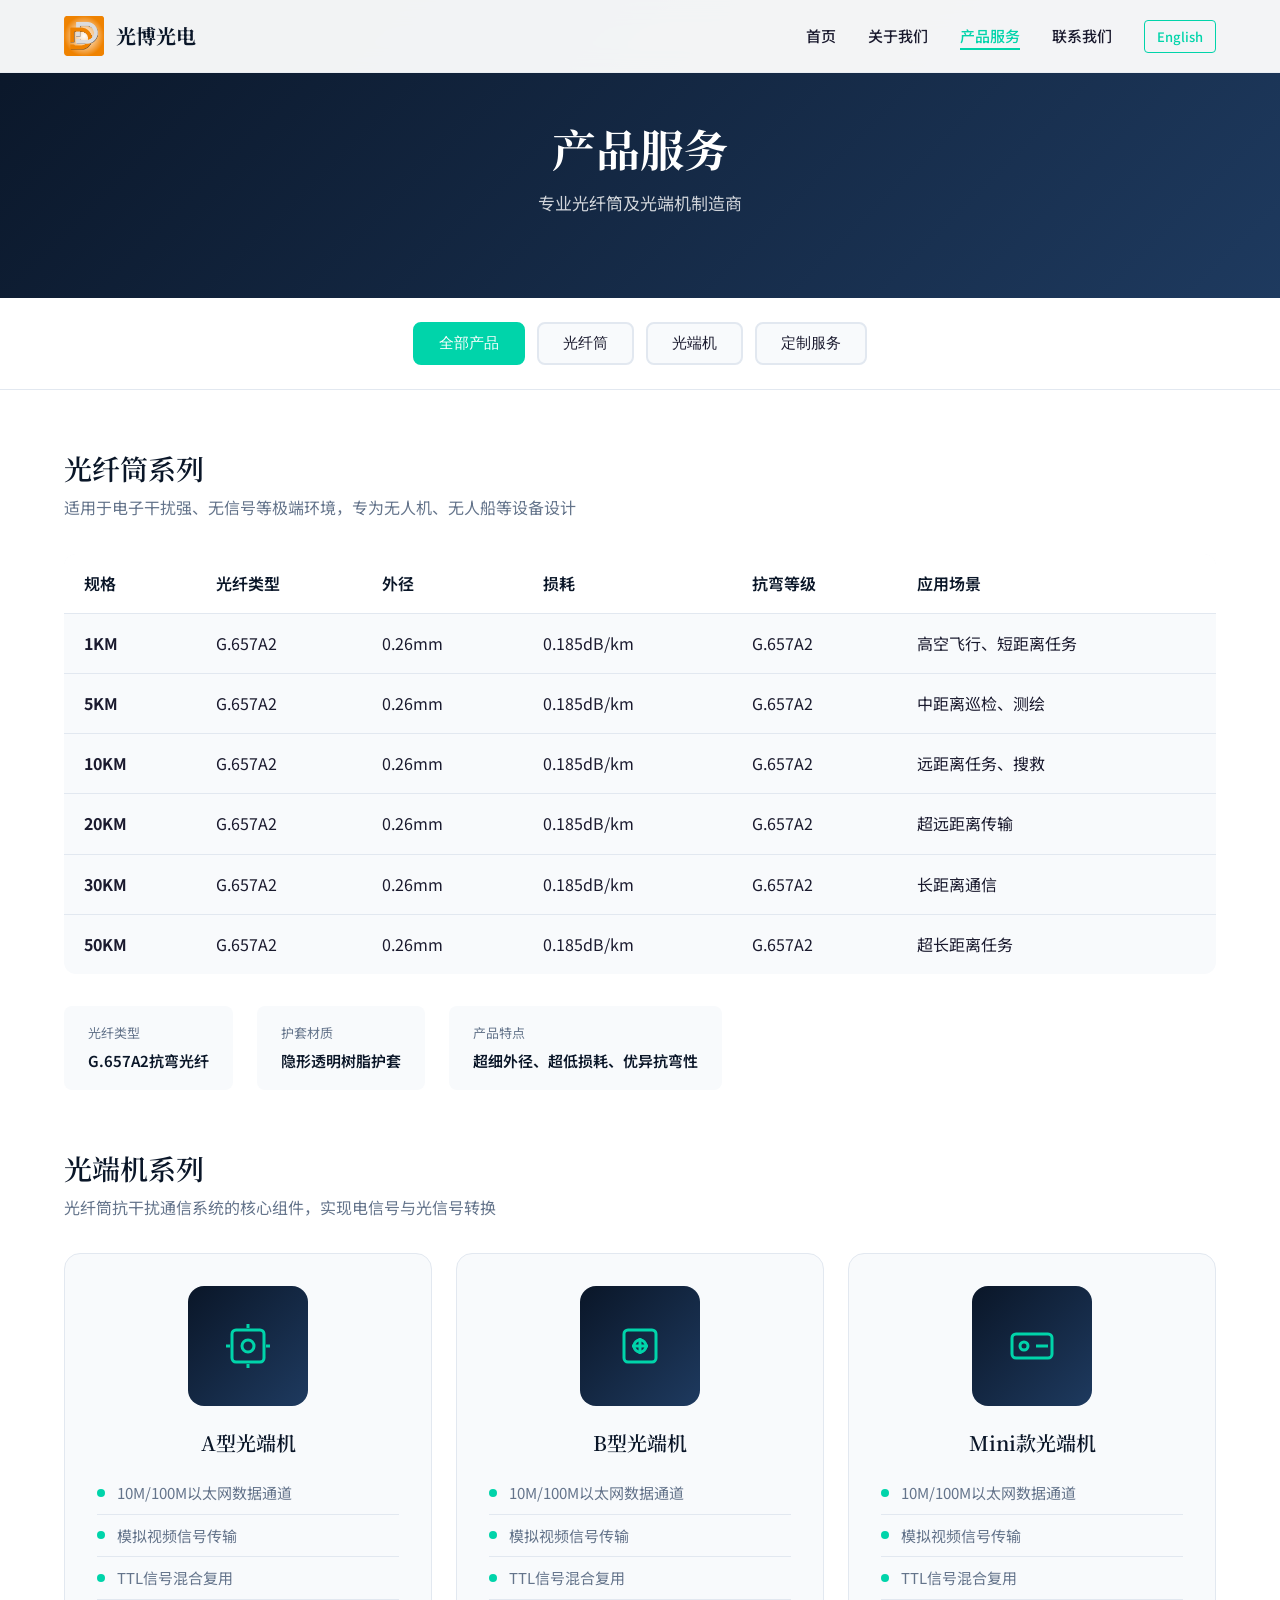
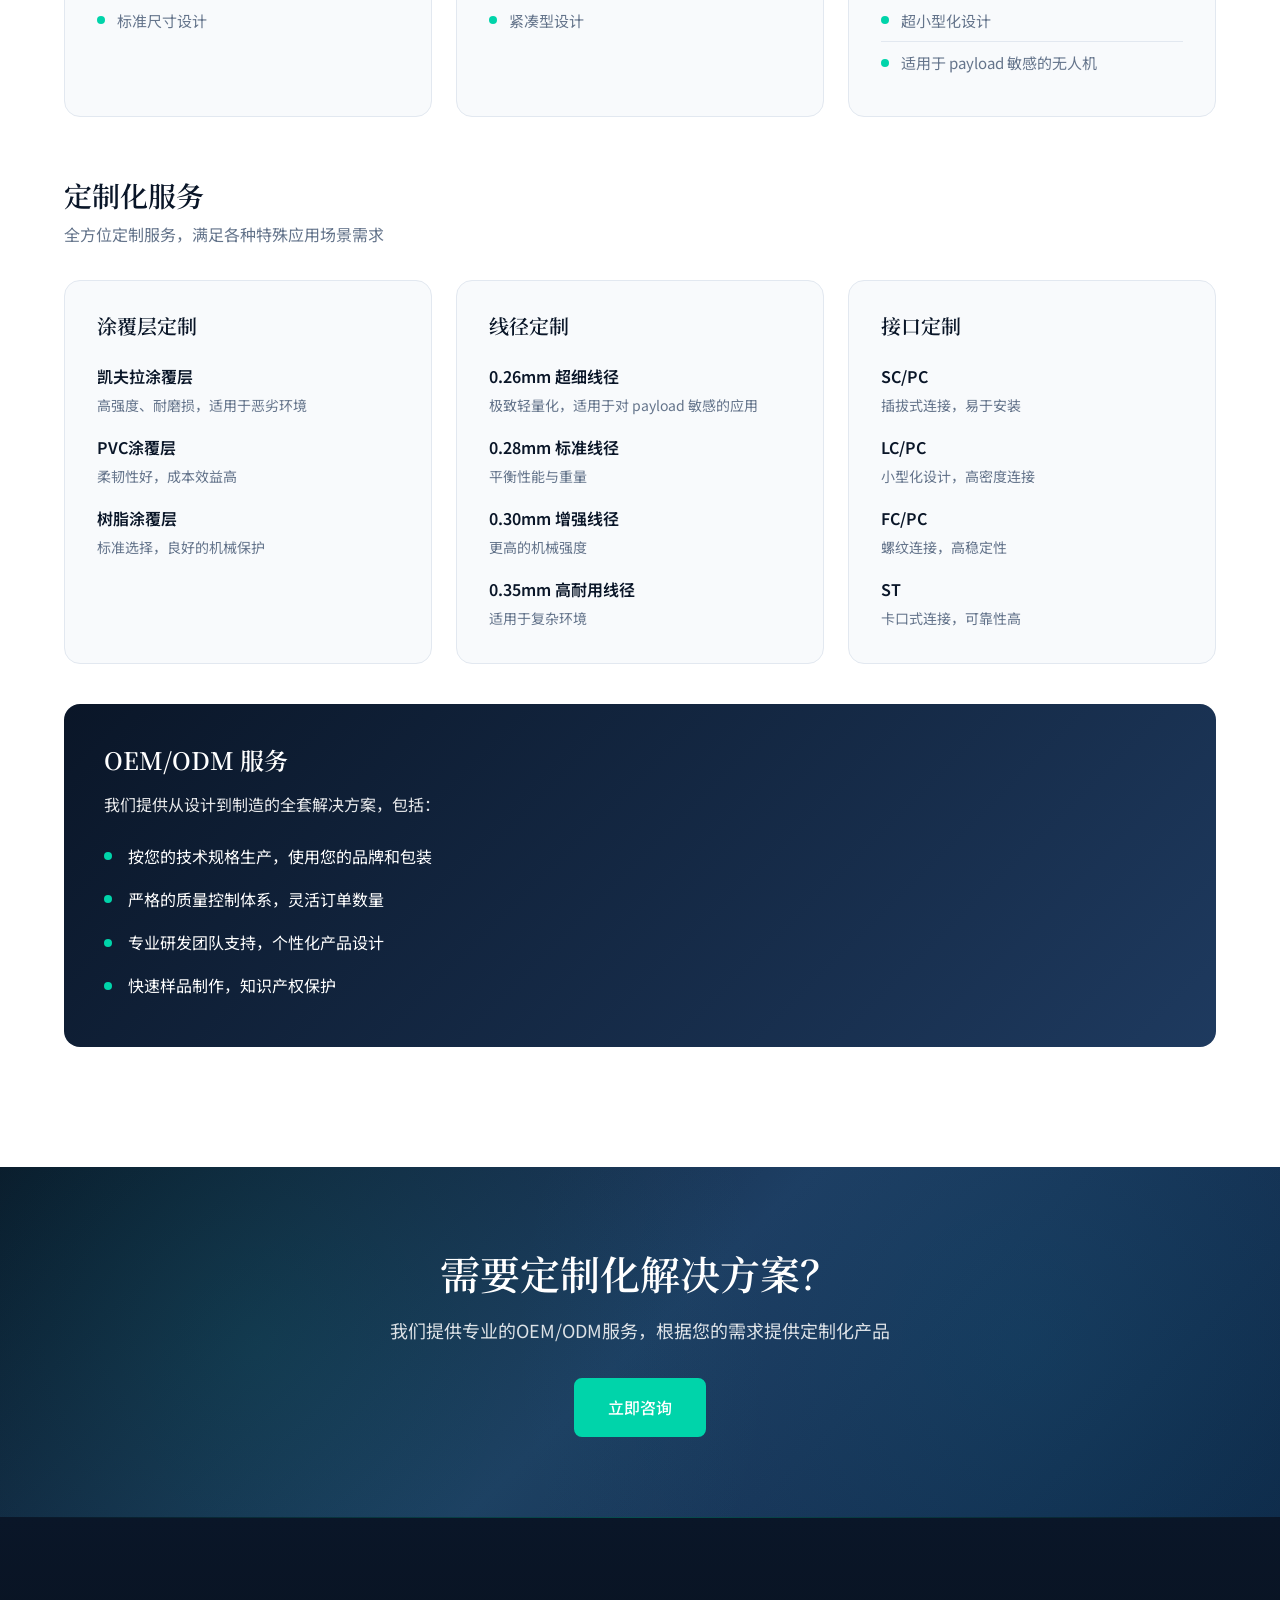
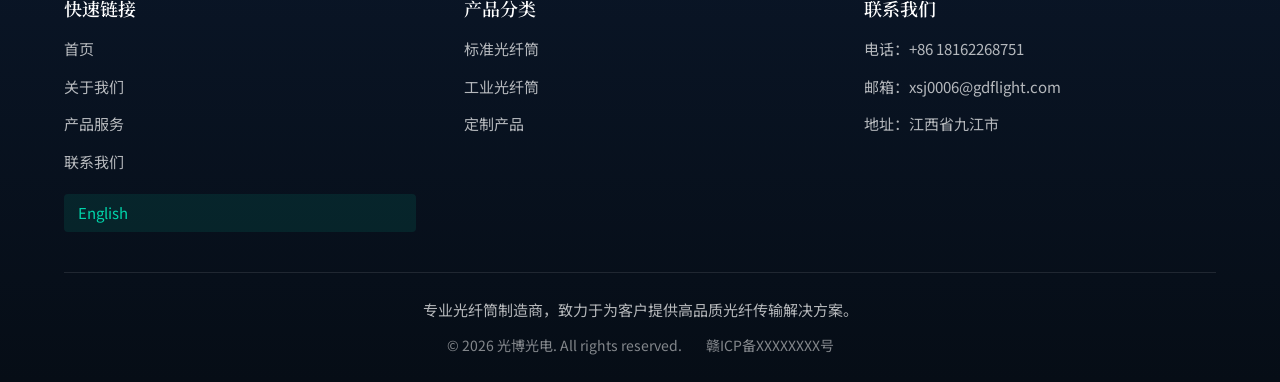
<file: .edgeone/assets/products.html>
<!DOCTYPE html>
<html lang="zh-CN">
<head>
  <meta charset="UTF-8">
  <meta name="viewport" content="width=device-width, initial-scale=1.0">
  <title>产品服务 - 江西光博光电技术有限公司</title>
  <meta name="description" content="光博光电提供光纤筒、光端机产品，支持1-50km多种规格，专业的定制化服务">
  <link rel="stylesheet" href="css/styles.css">
  <link rel="preconnect" href="https://fonts.googleapis.com">
  <link rel="preconnect" href="https://fonts.gstatic.com" crossorigin>
  <link href="https://fonts.googleapis.com/css2?family=Noto+Sans+SC:wght@300;400;500;700&family=Noto+Serif+SC:wght@400;600;700&family=Outfit:wght@400;500;600;700&display=swap" rel="stylesheet">
</head>
<body>
  <!-- 导航栏 -->
  <nav class="navbar">
    <div class="container">
      <a href="index.html" class="logo">
        <img src="image/Logo1.png" alt="光博光电" class="logo-img">
        <span class="logo-text">光博光电</span>
      </a>
      <button class="mobile-toggle" aria-label="菜单">
        <span></span>
        <span></span>
        <span></span>
      </button>
      <ul class="nav-menu">
        <li><a href="index.html" class="nav-link">首页</a></li>
        <li><a href="about.html" class="nav-link">关于我们</a></li>
        <li><a href="products.html" class="nav-link active">产品服务</a></li>
        <li><a href="contact.html" class="nav-link">联系我们</a></li>
        <li><a href="products_en.html" class="nav-link lang-switch">English</a></li>
      </ul>
    </div>
  </nav>

  <!-- 页面头部 -->
  <section class="page-header">
    <div class="container">
      <h1 class="page-title">产品服务</h1>
      <p class="page-subtitle">专业光纤筒及光端机制造商</p>
    </div>
  </section>

  <!-- 产品分类 -->
  <section class="products-filter">
    <div class="container">
      <div class="filter-buttons">
        <button class="filter-btn active" data-filter="all">全部产品</button>
        <button class="filter-btn" data-filter="fiber">光纤筒</button>
        <button class="filter-btn" data-filter="terminal">光端机</button>
        <button class="filter-btn" data-filter="custom">定制服务</button>
      </div>
    </div>
  </section>

  <!-- 光纤筒产品 -->
  <section class="products-content">
    <div class="container">
      <div class="product-category">
        <h2 class="category-title">光纤筒系列</h2>
        <p class="category-desc">适用于电子干扰强、无信号等极端环境，专为无人机、无人船等设备设计</p>
        
        <div class="spec-table-wrapper">
          <table class="spec-table">
            <thead>
              <tr>
                <th>规格</th>
                <th>光纤类型</th>
                <th>外径</th>
                <th>损耗</th>
                <th>抗弯等级</th>
                <th>应用场景</th>
              </tr>
            </thead>
            <tbody>
              <tr>
                <td><strong>1KM</strong></td>
                <td>G.657A2</td>
                <td>0.26mm</td>
                <td>0.185dB/km</td>
                <td>G.657A2</td>
                <td>高空飞行、短距离任务</td>
              </tr>
              <tr>
                <td><strong>5KM</strong></td>
                <td>G.657A2</td>
                <td>0.26mm</td>
                <td>0.185dB/km</td>
                <td>G.657A2</td>
                <td>中距离巡检、测绘</td>
              </tr>
              <tr>
                <td><strong>10KM</strong></td>
                <td>G.657A2</td>
                <td>0.26mm</td>
                <td>0.185dB/km</td>
                <td>G.657A2</td>
                <td>远距离任务、搜救</td>
              </tr>
              <tr>
                <td><strong>20KM</strong></td>
                <td>G.657A2</td>
                <td>0.26mm</td>
                <td>0.185dB/km</td>
                <td>G.657A2</td>
                <td>超远距离传输</td>
              </tr>
              <tr>
                <td><strong>30KM</strong></td>
                <td>G.657A2</td>
                <td>0.26mm</td>
                <td>0.185dB/km</td>
                <td>G.657A2</td>
                <td>长距离通信</td>
              </tr>
              <tr>
                <td><strong>50KM</strong></td>
                <td>G.657A2</td>
                <td>0.26mm</td>
                <td>0.185dB/km</td>
                <td>G.657A2</td>
                <td>超长距离任务</td>
              </tr>
            </tbody>
          </table>
        </div>

        <div class="product-features">
          <div class="feature-item">
            <span class="feature-label">光纤类型</span>
            <span class="feature-value">G.657A2抗弯光纤</span>
          </div>
          <div class="feature-item">
            <span class="feature-label">护套材质</span>
            <span class="feature-value">隐形透明树脂护套</span>
          </div>
          <div class="feature-item">
            <span class="feature-label">产品特点</span>
            <span class="feature-value">超细外径、超低损耗、优异抗弯性</span>
          </div>
        </div>
      </div>

      <!-- 光端机产品 -->
      <div class="product-category">
        <h2 class="category-title">光端机系列</h2>
        <p class="category-desc">光纤筒抗干扰通信系统的核心组件，实现电信号与光信号转换</p>
        
        <div class="terminal-grid">
          <div class="terminal-card">
            <div class="terminal-image">
              <svg xmlns="http://www.w3.org/2000/svg" viewBox="0 0 24 24" fill="none" stroke="currentColor" stroke-width="1.5">
                <rect x="4" y="4" width="16" height="16" rx="2"></rect>
                <circle cx="12" cy="12" r="3"></circle>
                <path d="M12 1v2m0 18v2M1 12h2m18 0h2"></path>
              </svg>
            </div>
            <h3>A型光端机</h3>
            <ul class="terminal-specs">
              <li>10M/100M以太网数据通道</li>
              <li>模拟视频信号传输</li>
              <li>TTL信号混合复用</li>
              <li>标准尺寸设计</li>
            </ul>
          </div>
          <div class="terminal-card">
            <div class="terminal-image">
              <svg xmlns="http://www.w3.org/2000/svg" viewBox="0 0 24 24" fill="none" stroke="currentColor" stroke-width="1.5">
                <rect x="4" y="4" width="16" height="16" rx="2"></rect>
                <circle cx="12" cy="12" r="3"></circle>
                <path d="M8 12h8M12 8v8"></path>
              </svg>
            </div>
            <h3>B型光端机</h3>
            <ul class="terminal-specs">
              <li>10M/100M以太网数据通道</li>
              <li>模拟视频信号传输</li>
              <li>TTL信号混合复用</li>
              <li>紧凑型设计</li>
            </ul>
          </div>
          <div class="terminal-card">
            <div class="terminal-image">
              <svg xmlns="http://www.w3.org/2000/svg" viewBox="0 0 24 24" fill="none" stroke="currentColor" stroke-width="1.5">
                <rect x="2" y="6" width="20" height="12" rx="2"></rect>
                <circle cx="8" cy="12" r="2"></circle>
                <path d="M14 12h6"></path>
              </svg>
            </div>
            <h3>Mini款光端机</h3>
            <ul class="terminal-specs">
              <li>10M/100M以太网数据通道</li>
              <li>模拟视频信号传输</li>
              <li>TTL信号混合复用</li>
              <li>超小型化设计</li>
              <li>适用于 payload 敏感的无人机</li>
            </ul>
          </div>
        </div>
      </div>

      <!-- 定制服务 -->
      <div class="product-category">
        <h2 class="category-title">定制化服务</h2>
        <p class="category-desc">全方位定制服务，满足各种特殊应用场景需求</p>
        
        <div class="custom-services">
          <div class="custom-card">
            <h3>涂覆层定制</h3>
            <div class="custom-options">
              <div class="option-item">
                <span class="option-name">凯夫拉涂覆层</span>
                <span class="option-desc">高强度、耐磨损，适用于恶劣环境</span>
              </div>
              <div class="option-item">
                <span class="option-name">PVC涂覆层</span>
                <span class="option-desc">柔韧性好，成本效益高</span>
              </div>
              <div class="option-item">
                <span class="option-name">树脂涂覆层</span>
                <span class="option-desc">标准选择，良好的机械保护</span>
              </div>
            </div>
          </div>
          
          <div class="custom-card">
            <h3>线径定制</h3>
            <div class="custom-options">
              <div class="option-item">
                <span class="option-name">0.26mm 超细线径</span>
                <span class="option-desc">极致轻量化，适用于对 payload 敏感的应用</span>
              </div>
              <div class="option-item">
                <span class="option-name">0.28mm 标准线径</span>
                <span class="option-desc">平衡性能与重量</span>
              </div>
              <div class="option-item">
                <span class="option-name">0.30mm 增强线径</span>
                <span class="option-desc">更高的机械强度</span>
              </div>
              <div class="option-item">
                <span class="option-name">0.35mm 高耐用线径</span>
                <span class="option-desc">适用于复杂环境</span>
              </div>
            </div>
          </div>
          
          <div class="custom-card">
            <h3>接口定制</h3>
            <div class="custom-options">
              <div class="option-item">
                <span class="option-name">SC/PC</span>
                <span class="option-desc">插拔式连接，易于安装</span>
              </div>
              <div class="option-item">
                <span class="option-name">LC/PC</span>
                <span class="option-desc">小型化设计，高密度连接</span>
              </div>
              <div class="option-item">
                <span class="option-name">FC/PC</span>
                <span class="option-desc">螺纹连接，高稳定性</span>
              </div>
              <div class="option-item">
                <span class="option-name">ST</span>
                <span class="option-desc">卡口式连接，可靠性高</span>
              </div>
            </div>
          </div>
        </div>

        <div class="odm-service">
          <h3>OEM/ODM 服务</h3>
          <p>我们提供从设计到制造的全套解决方案，包括：</p>
          <ul>
            <li>按您的技术规格生产，使用您的品牌和包装</li>
            <li>严格的质量控制体系，灵活订单数量</li>
            <li>专业研发团队支持，个性化产品设计</li>
            <li>快速样品制作，知识产权保护</li>
          </ul>
        </div>
      </div>
    </div>
  </section>

  <!-- CTA -->
  <section class="cta">
    <div class="container">
      <h2 class="cta-title">需要定制化解决方案？</h2>
      <p class="cta-text">我们提供专业的OEM/ODM服务，根据您的需求提供定制化产品</p>
      <a href="contact.html" class="btn btn-primary">立即咨询</a>
    </div>
  </section>

  <!-- 页脚 -->
  <footer class="footer">
    <div class="container">
      <div class="footer-content">
        <div class="footer-col">
          <h4 class="footer-title">快速链接</h4>
          <div class="footer-links">
            <a href="index.html">首页</a>
            <a href="about.html">关于我们</a>
            <a href="products.html">产品服务</a>
            <a href="contact.html">联系我们</a>
            <a href="products_en.html" class="lang-link">English</a>
          </div>
        </div>
        <div class="footer-col">
          <h4 class="footer-title">产品分类</h4>
          <div class="footer-links">
            <a href="products.html">标准光纤筒</a>
            <a href="products.html">工业光纤筒</a>
            <a href="products.html">定制产品</a>
          </div>
        </div>
        <div class="footer-col">
          <h4 class="footer-title">联系我们</h4>
          <div class="footer-links">
            <span>电话：+86 18162268751</span>
            <span>邮箱：xsj0006@gdflight.com</span>
            <span>地址：江西省九江市</span>
          </div>
        </div>
      </div>
      <div class="footer-bottom">
        <div class="footer-desc-full">专业光纤筒制造商，致力于为客户提供高品质光纤传输解决方案。</div>
        <div class="footer-copyright">
          <span>&copy; 2026 光博光电. All rights reserved.</span>
          <span>赣ICP备XXXXXXXX号</span>
        </div>
      </div>
    </div>
  </footer>

  <script src="js/main.js"></script>
</body>
</html>
</file>
<file: css/styles.css>
/* 光博光电企业官网 - 全局样式 */
html {
  scroll-behavior: smooth;
}

:root {
  /* 色彩系统 */
  --color-primary: #0A1628;
  --color-secondary: #1E3A5F;
  --color-accent: #00D4AA;
  --color-accent-hover: #00B894;
  --color-bg: #F8FAFC;
  --color-white: #FFFFFF;
  --color-text: #1A1A2E;
  --color-text-secondary: #64748B;
  --color-border: #E2E8F0;
  
  /* 字体 */
  --font-heading: "Noto Serif SC", serif;
  --font-body: "Noto Sans SC", sans-serif;
  --font-en: "Outfit", sans-serif;
  
  /* 间距 */
  --spacing-xs: 8px;
  --spacing-sm: 16px;
  --spacing-md: 24px;
  --spacing-lg: 48px;
  --spacing-xl: 80px;
  
  /* 阴影 */
  --shadow-sm: 0 2px 8px rgba(10, 22, 40, 0.06);
  --shadow-md: 0 4px 24px rgba(10, 22, 40, 0.08);
  --shadow-lg: 0 8px 40px rgba(10, 22, 40, 0.12);
  
  /* 过渡 */
  --transition: all 0.3s ease;
}

/* 基础样式 */
* {
  margin: 0;
  padding: 0;
  box-sizing: border-box;
}

body {
  font-family: var(--font-body);
  font-size: 16px;
  line-height: 1.7;
  color: var(--color-text);
  background: var(--color-bg);
  -webkit-font-smoothing: antialiased;
  -moz-osx-font-smoothing: grayscale;
}

h1, h2, h3, h4, h5, h6 {
  font-family: var(--font-heading);
  font-weight: 600;
  line-height: 1.3;
}

a {
  text-decoration: none;
  color: inherit;
  transition: var(--transition);
}

ul {
  list-style: none;
}

img {
  max-width: 100%;
  height: auto;
}

/* 容器 */
.container {
  max-width: 1200px;
  margin: 0 auto;
  padding: 0 24px;
}

/* 导航栏 */
.navbar {
  position: fixed;
  top: 0;
  left: 0;
  right: 0;
  z-index: 1000;
  background: rgba(255, 255, 255, 0.95);
  backdrop-filter: blur(12px);
  -webkit-backdrop-filter: blur(12px);
  border-bottom: 1px solid rgba(226, 232, 240, 0.5);
  transition: var(--transition);
}

.navbar.scrolled {
  background: rgba(255, 255, 255, 0.98);
  box-shadow: var(--shadow-sm);
}

.navbar .container {
  display: flex;
  align-items: center;
  justify-content: space-between;
  height: 72px;
}

.logo {
  display: flex;
  align-items: center;
  gap: 12px;
}

.logo-img {
  width: 40px;
  height: 40px;
  object-fit: contain;
}

.logo-text {
  font-family: var(--font-heading);
  font-size: 1.25rem;
  font-weight: 700;
  color: var(--color-primary);
}

.nav-menu {
  display: flex;
  align-items: center;
  gap: 32px;
}

.nav-link {
  font-size: 0.9375rem;
  font-weight: 500;
  color: var(--color-text);
  position: relative;
  transition: var(--transition);
}

.nav-link::after {
  content: '';
  position: absolute;
  bottom: -4px;
  left: 0;
  width: 0;
  height: 2px;
  background: var(--color-accent);
  transition: var(--transition);
}

.nav-link:hover,
.nav-link.active {
  color: var(--color-accent);
}

.nav-link.active::after {
  width: 100%;
}

.lang-switch {
  padding: 6px 12px;
  border: 1px solid var(--color-accent);
  border-radius: 4px;
  font-size: 0.8125rem;
  color: var(--color-accent) !important;
}

.lang-switch:hover {
  background: var(--color-accent);
  color: var(--color-white) !important;
}

.mobile-toggle {
  display: none;
  flex-direction: column;
  gap: 5px;
  padding: 8px;
  background: none;
  border: none;
  cursor: pointer;
}

.mobile-toggle span {
  display: block;
  width: 24px;
  height: 2px;
  background: var(--color-text);
  transition: var(--transition);
}

.mobile-toggle.active span:nth-child(1) {
  transform: rotate(45deg) translate(5px, 5px);
}

.mobile-toggle.active span:nth-child(2) {
  opacity: 0;
}

.mobile-toggle.active span:nth-child(3) {
  transform: rotate(-45deg) translate(5px, -5px);
}

/* 英雄区 */
.hero {
  position: relative;
  min-height: 100vh;
  display: flex;
  align-items: center;
  justify-content: center;
  background: linear-gradient(135deg, var(--color-primary) 0%, var(--color-secondary) 50%, #0f2847 100%);
  overflow: hidden;
  padding-top: 72px;
}

.hero-bg {
  position: absolute;
  top: 0;
  left: 0;
  width: 100%;
  height: 100%;
  background-image: 
    radial-gradient(ellipse 80% 50% at 50% -20%, rgba(0, 212, 170, 0.15), transparent),
    radial-gradient(ellipse 60% 40% at 80% 50%, rgba(0, 180, 216, 0.1), transparent),
    url("data:image/svg+xml,%3Csvg xmlns='http://www.w3.org/2000/svg' viewBox='0 0 100 100'%3E%3Ccircle cx='50' cy='50' r='1' fill='rgba(0,212,170,0.15)'/%3E%3C/svg%3E");
  background-size: 50px 50px, cover, 50px 50px;
  opacity: 1;
}

/* 科技网格线 */
.hero-bg::before {
  content: '';
  position: absolute;
  top: 0;
  left: 0;
  right: 0;
  bottom: 0;
  background-image: 
    linear-gradient(rgba(0, 212, 170, 0.03) 1px, transparent 1px),
    linear-gradient(90deg, rgba(0, 212, 170, 0.03) 1px, transparent 1px);
  background-size: 60px 60px;
}

/* 光晕动画 */
.hero-bg::after {
  content: '';
  position: absolute;
  top: 50%;
  left: 50%;
  width: 600px;
  height: 600px;
  transform: translate(-50%, -50%);
  background: radial-gradient(circle, rgba(0, 212, 170, 0.08) 0%, transparent 70%);
  animation: pulse-glow 8s ease-in-out infinite;
}

@keyframes pulse-glow {
  0%, 100% { transform: translate(-50%, -50%) scale(1); opacity: 0.5; }
  50% { transform: translate(-50%, -50%) scale(1.2); opacity: 0.8; }
}

.hero .container {
  position: relative;
  z-index: 1;
  text-align: center;
}

.hero-title {
  font-family: var(--font-heading);
  font-size: 3.5rem;
  font-weight: 700;
  color: var(--color-white);
  margin-bottom: 24px;
  line-height: 1.2;
}

.hero-title span {
  color: var(--color-accent);
}

.hero-subtitle {
  font-size: 1.125rem;
  color: rgba(255, 255, 255, 0.9);
  margin-bottom: 40px;
  max-width: 600px;
  margin-left: auto;
  margin-right: auto;
}

.hero-btns {
  display: flex;
  gap: 16px;
  justify-content: center;
}

/* 按钮 */
.btn {
  display: inline-block;
  padding: 14px 32px;
  font-size: 1rem;
  font-weight: 500;
  border-radius: 8px;
  cursor: pointer;
  transition: var(--transition);
  font-family: var(--font-body);
}

.btn-primary {
  background: var(--color-accent);
  color: var(--color-white);
  border: 2px solid var(--color-accent);
}

.btn-primary:hover {
  background: var(--color-accent-hover);
  border-color: var(--color-accent-hover);
}

.btn-outline {
  background: transparent;
  color: var(--color-white);
  border: 2px solid var(--color-white);
}

.btn-outline:hover {
  background: var(--color-white);
  color: var(--color-primary);
}

/* Section 通用样式 */
section {
  padding: 80px 0;
}

.page-header {
  padding: 120px 0 80px;
  background: linear-gradient(135deg, var(--color-primary) 0%, var(--color-secondary) 100%);
  text-align: center;
}

.page-title {
  font-family: var(--font-heading);
  font-size: 2.75rem;
  font-weight: 700;
  color: var(--color-white);
  margin-bottom: 12px;
}

.page-subtitle {
  font-size: 1.0625rem;
  color: rgba(255, 255, 255, 0.8);
}

.section-header {
  text-align: center;
  margin-bottom: 48px;
}

.section-title {
  font-family: var(--font-heading);
  font-size: 2.25rem;
  color: var(--color-primary);
  margin-bottom: 12px;
}

.section-subtitle {
  font-size: 1.0625rem;
  color: var(--color-text-secondary);
}

/* 产品参数区 */
.specs-section {
  background: linear-gradient(180deg, var(--color-white) 0%, var(--color-bg) 100%);
  padding: 80px 0;
  position: relative;
}

.specs-section::before {
  content: '';
  position: absolute;
  top: 0;
  left: 0;
  right: 0;
  height: 1px;
  background: linear-gradient(90deg, transparent, var(--color-accent), transparent);
}

.specs-grid {
  display: grid;
  grid-template-columns: repeat(4, 1fr);
  gap: 24px;
}

.spec-card {
  background: var(--color-white);
  padding: 40px 24px;
  border-radius: 16px;
  text-align: center;
  border: 1px solid rgba(0, 212, 170, 0.1);
  box-shadow: 0 4px 24px rgba(10, 22, 40, 0.04);
  transition: all 0.4s cubic-bezier(0.4, 0, 0.2, 1);
  position: relative;
  overflow: hidden;
}

.spec-card::before {
  content: '';
  position: absolute;
  top: 0;
  left: 0;
  right: 0;
  height: 3px;
  background: linear-gradient(90deg, var(--color-accent), var(--color-accent-hover));
  transform: scaleX(0);
  transition: transform 0.4s ease;
}

.spec-card:hover {
  transform: translateY(-8px);
  box-shadow: 0 12px 40px rgba(0, 212, 170, 0.15);
  border-color: rgba(0, 212, 170, 0.3);
}

.spec-card:hover::before {
  transform: scaleX(1);
}

.spec-icon {
  width: 48px;
  height: 48px;
  margin: 0 auto 16px;
  background: linear-gradient(135deg, var(--color-accent), var(--color-accent-hover));
  border-radius: 12px;
  display: flex;
  align-items: center;
  justify-content: center;
}

.spec-icon svg {
  width: 24px;
  height: 24px;
  stroke: var(--color-white);
}

.spec-label {
  display: block;
  font-size: 0.875rem;
  color: var(--color-text-secondary);
  margin-bottom: 8px;
}

.spec-value {
  display: block;
  font-family: var(--font-heading);
  font-size: 1.5rem;
  color: var(--color-primary);
  font-weight: 600;
}

/* 核心优势 */
.features {
  background: linear-gradient(180deg, var(--color-white) 0%, var(--color-bg) 100%);
  padding: 100px 0;
}

.features .container {
  max-width: 1200px;
  margin: 0 auto;
  padding: 0 24px;
}

.features-section {
  background: var(--color-bg);
}

.features-grid {
  display: grid;
  grid-template-columns: repeat(4, 1fr);
  gap: 32px;
}

.feature-card {
  background: var(--color-white);
  padding: 40px 28px;
  border-radius: 20px;
  text-align: center;
  border: 1px solid rgba(0, 212, 170, 0.08);
  transition: all 0.4s cubic-bezier(0.4, 0, 0.2, 1);
  position: relative;
  overflow: hidden;
}

.feature-card::after {
  content: '';
  position: absolute;
  bottom: 0;
  left: 0;
  right: 0;
  height: 3px;
  background: linear-gradient(90deg, var(--color-accent), var(--color-accent-hover));
  transform: scaleX(0);
  transition: transform 0.4s ease;
}

.feature-card:hover {
  transform: translateY(-8px);
  box-shadow: 0 20px 60px rgba(0, 212, 170, 0.1);
  border-color: rgba(0, 212, 170, 0.2);
}

.feature-card:hover::after {
  transform: scaleX(1);
}

.feature-icon {
  width: 64px;
  height: 64px;
  margin: 0 auto 20px;
  background: linear-gradient(135deg, var(--color-primary), var(--color-secondary));
  border-radius: 16px;
  display: flex;
  align-items: center;
  justify-content: center;
}

.feature-icon svg {
  width: 32px;
  height: 32px;
  stroke: var(--color-accent);
}

.feature-title {
  font-family: var(--font-heading);
  font-size: 1.125rem;
  color: var(--color-primary);
  margin-bottom: 12px;
}

.feature-desc {
  font-size: 0.9375rem;
  color: var(--color-text-secondary);
  line-height: 1.6;
}

/* 产品系列 */
.products-section {
  background: linear-gradient(180deg, var(--color-bg) 0%, var(--color-white) 100%);
  padding: 100px 0;
}

.products-section .container {
  max-width: 1200px;
  margin: 0 auto;
  padding: 0 24px;
}

.product-grid {
  display: grid;
  grid-template-columns: repeat(3, 1fr);
  gap: 32px;
}

.product-card {
  background: var(--color-white);
  border-radius: 20px;
  overflow: hidden;
  border: 1px solid rgba(0, 212, 170, 0.08);
  transition: all 0.4s cubic-bezier(0.4, 0, 0.2, 1);
}

.product-card:hover {
  box-shadow: 0 20px 60px rgba(0, 212, 170, 0.12);
  transform: translateY(-8px);
  border-color: rgba(0, 212, 170, 0.25);
}

/* 产品过滤 */
.products-filter {
  background: var(--color-white);
  padding: 24px 0;
  border-bottom: 1px solid var(--color-border);
}

.filter-buttons {
  display: flex;
  gap: 12px;
  justify-content: center;
  flex-wrap: wrap;
}

.filter-btn {
  padding: 10px 24px;
  font-size: 0.9375rem;
  font-weight: 500;
  color: var(--color-text);
  background: var(--color-bg);
  border: 2px solid var(--color-border);
  border-radius: 8px;
  cursor: pointer;
  transition: var(--transition);
}

.filter-btn:hover,
.filter-btn.active {
  color: var(--color-white);
  background: var(--color-accent);
  border-color: var(--color-accent);
}

/* 产品内容 */
.products-content {
  background: var(--color-white);
  padding: 60px 0;
}

.product-category {
  margin-bottom: 60px;
}

.category-title {
  font-family: var(--font-heading);
  font-size: 1.75rem;
  color: var(--color-primary);
  margin-bottom: 8px;
}

.category-desc {
  font-size: 1rem;
  color: var(--color-text-secondary);
  margin-bottom: 32px;
}

/* 规格表格 */
.spec-table-wrapper {
  overflow-x: auto;
  margin-bottom: 32px;
}

.spec-table {
  width: 100%;
  border-collapse: collapse;
  background: var(--color-bg);
  border-radius: 8px;
  overflow: hidden;
  font-size: 0.9375rem;
}

.spec-table th,
.spec-table td {
  padding: 14px 16px;
  text-align: left;
  border-bottom: 1px solid var(--color-border);
}

.spec-table th {
  font-weight: 600;
  font-size: 0.875rem;
  color: var(--color-text-light);
  background: var(--color-bg);
  text-transform: uppercase;
  letter-spacing: 0.5px;
}

.spec-table td {
  color: var(--color-text);
}

.spec-table tbody tr:last-child td {
  border-bottom: none;
}

.spec-table tbody tr:hover td {
  background: rgba(0, 0, 0, 0.02);
}

.spec-table td strong {
  color: var(--color-primary);
}

/* 产品特性 */
.product-features {
  display: flex;
  gap: 24px;
  flex-wrap: wrap;
}

.feature-item {
  display: flex;
  flex-direction: column;
  gap: 4px;
  padding: 16px 24px;
  background: var(--color-bg);
  border-radius: 8px;
}

.feature-label {
  font-size: 0.8125rem;
  color: var(--color-text-secondary);
}

.feature-value {
  font-size: 0.9375rem;
  font-weight: 600;
  color: var(--color-primary);
}

/* 光端机 */
.terminal-grid {
  display: grid;
  grid-template-columns: repeat(3, 1fr);
  gap: 24px;
}

.terminal-card {
  background: var(--color-bg);
  border-radius: 16px;
  padding: 32px;
  text-align: center;
  border: 1px solid var(--color-border);
  transition: var(--transition);
}

.terminal-card:hover {
  transform: translateY(-4px);
  box-shadow: var(--shadow-md);
}

.terminal-image {
  width: 120px;
  height: 120px;
  margin: 0 auto 24px;
  background: linear-gradient(135deg, var(--color-primary), var(--color-secondary));
  border-radius: 16px;
  display: flex;
  align-items: center;
  justify-content: center;
}

.terminal-image svg {
  width: 48px;
  height: 48px;
  stroke: var(--color-accent);
}

.terminal-card h3 {
  font-family: var(--font-heading);
  font-size: 1.25rem;
  color: var(--color-primary);
  margin-bottom: 16px;
}

.terminal-specs {
  list-style: none;
  text-align: left;
}

.terminal-specs li {
  font-size: 0.9375rem;
  color: var(--color-text-secondary);
  padding: 8px 0;
  border-bottom: 1px solid var(--color-border);
  padding-left: 20px;
  position: relative;
}

.terminal-specs li::before {
  content: '';
  position: absolute;
  left: 0;
  top: 50%;
  transform: translateY(-50%);
  width: 8px;
  height: 8px;
  background: var(--color-accent);
  border-radius: 50%;
}

.terminal-specs li:last-child {
  border-bottom: none;
}

/* 定制服务 */
.custom-services {
  display: grid;
  grid-template-columns: repeat(3, 1fr);
  gap: 24px;
}

.custom-card {
  background: var(--color-bg);
  border-radius: 16px;
  padding: 32px;
  border: 1px solid var(--color-border);
}

.custom-card h3 {
  font-family: var(--font-heading);
  font-size: 1.25rem;
  color: var(--color-primary);
  margin-bottom: 24px;
}

.custom-options {
  display: flex;
  flex-direction: column;
  gap: 16px;
}

.option-item {
  display: flex;
  flex-direction: column;
  gap: 4px;
}

.option-name {
  font-weight: 600;
  color: var(--color-primary);
}

.option-desc {
  font-size: 0.875rem;
  color: var(--color-text-secondary);
}

.odm-service {
  background: linear-gradient(135deg, var(--color-primary), var(--color-secondary));
  border-radius: 16px;
  padding: 40px;
  color: var(--color-white);
  margin-top: 40px;
}

.odm-service h3 {
  font-family: var(--font-heading);
  font-size: 1.5rem;
  margin-bottom: 16px;
}

.odm-service p {
  margin-bottom: 16px;
  opacity: 0.9;
}

.odm-service ul {
  list-style: none;
}

.odm-service li {
  padding: 8px 0;
  padding-left: 24px;
  position: relative;
}

.odm-service li::before {
  content: '';
  position: absolute;
  left: 0;
  top: 50%;
  transform: translateY(-50%);
  width: 8px;
  height: 8px;
  background: var(--color-accent);
  border-radius: 50%;
}

/* 关于我们页面 */
.about-intro {
  background: var(--color-white);
  padding: 60px 0;
}

.intro-content h2 {
  font-family: var(--font-heading);
  font-size: 2rem;
  color: var(--color-primary);
  margin-bottom: 16px;
}

.intro-lead {
  font-size: 1.125rem;
  color: var(--color-text);
  margin-bottom: 24px;
}

.intro-details p {
  color: var(--color-text-secondary);
  margin-bottom: 16px;
}

.intro-stats {
  display: grid;
  grid-template-columns: repeat(4, 1fr);
  gap: 24px;
  margin-top: 40px;
}

.stat-item {
  text-align: center;
  padding: 24px;
  background: var(--color-bg);
  border-radius: 12px;
}

.stat-value {
  display: block;
  font-family: var(--font-heading);
  font-size: 2rem;
  font-weight: 700;
  color: var(--color-accent);
  margin-bottom: 8px;
}

.stat-label {
  font-size: 0.875rem;
  color: var(--color-text-secondary);
}

/* 发展历程 */
.timeline {
  background: var(--color-bg);
  padding: 60px 0;
}

.timeline-wrapper {
  position: relative;
  max-width: 600px;
  margin: 0 auto;
}

.timeline-item {
  position: relative;
  padding-left: 40px;
  padding-bottom: 40px;
}

.timeline-dot {
  position: absolute;
  left: 0;
  top: 0;
  width: 16px;
  height: 16px;
  background: var(--color-accent);
  border-radius: 50%;
  z-index: 1;
}

.timeline-wrapper::before {
  content: '';
  position: absolute;
  left: 7px;
  top: 0;
  bottom: 0;
  width: 2px;
  background: var(--color-border);
}

.timeline-date {
  font-size: 0.875rem;
  color: var(--color-accent);
  font-weight: 600;
}

.timeline-content h3 {
  font-family: var(--font-heading);
  font-size: 1.25rem;
  color: var(--color-primary);
  margin: 8px 0;
}

.timeline-content p {
  color: var(--color-text-secondary);
}

/* 企业愿景 */
.vision {
  background: var(--color-white);
  padding: 60px 0;
}

.vision-content h2 {
  font-family: var(--font-heading);
  font-size: 2rem;
  color: var(--color-primary);
  margin-bottom: 16px;
}

.vision-content > p {
  font-size: 1.125rem;
  color: var(--color-text-secondary);
  margin-bottom: 32px;
}

.vision-values {
  display: grid;
  grid-template-columns: repeat(3, 1fr);
  gap: 24px;
}

.value-item {
  text-align: center;
}

.value-icon {
  display: inline-block;
  font-size: 1rem;
  font-weight: 700;
  color: var(--color-primary);
  margin-bottom: 8px;
}

.value-item p {
  color: var(--color-text-secondary);
  font-size: 0.9375rem;
}

/* 联系页面 */
.contact-section {
  padding: 60px 0;
  background: var(--color-bg);
}

.contact-grid {
  display: grid;
  grid-template-columns: repeat(3, 1fr);
  gap: 24px;
  margin-bottom: 48px;
}

.contact-card {
  background: var(--color-white);
  padding: 32px;
  border-radius: 16px;
  text-align: center;
  box-shadow: var(--shadow-sm);
  transition: var(--transition);
}

.contact-card:hover {
  transform: translateY(-4px);
  box-shadow: var(--shadow-md);
}

.contact-icon {
  width: 60px;
  height: 60px;
  margin: 0 auto 16px;
  background: linear-gradient(135deg, var(--color-accent), var(--color-accent-hover));
  border-radius: 12px;
  display: flex;
  align-items: center;
  justify-content: center;
}

.contact-icon svg {
  width: 28px;
  height: 28px;
  stroke: var(--color-primary);
}

.contact-label {
  font-size: 0.875rem;
  color: var(--color-text-secondary);
  margin-bottom: 6px;
}

.contact-value {
  font-size: 1.0625rem;
  font-weight: 600;
  color: var(--color-primary);
}

.contact-value a:hover {
  color: var(--color-accent);
}

/* 表单区域 */
.form-section {
  padding: 60px 0;
  background: var(--color-white);
}

.form-content {
  display: grid;
  grid-template-columns: 1fr 1.2fr;
  gap: 48px;
}

.form-info h2 {
  font-family: var(--font-heading);
  font-size: 2rem;
  font-weight: 700;
  color: var(--color-primary);
  margin-bottom: 24px;
}

.form-info p {
  font-size: 1rem;
  color: var(--color-text-secondary);
  line-height: 1.8;
  margin-bottom: 24px;
}

.form-info ul {
  list-style: none;
}

.form-info li {
  display: flex;
  align-items: flex-start;
  gap: 10px;
  font-size: 0.9375rem;
  color: var(--color-text-secondary);
  margin-bottom: 16px;
}

.form-info li svg {
  width: 20px;
  height: 20px;
  stroke: var(--color-accent);
  flex-shrink: 0;
  margin-top: 2px;
}

.contact-form {
  background: var(--color-bg);
  padding: 32px;
  border-radius: 16px;
}

.form-group {
  margin-bottom: 20px;
}

.form-label {
  display: block;
  font-size: 0.9375rem;
  font-weight: 600;
  color: var(--color-primary);
  margin-bottom: 8px;
}

.form-label span {
  color: #e53e3e;
}

.form-input,
.form-textarea {
  width: 100%;
  padding: 14px 16px;
  font-size: 1rem;
  color: var(--color-text);
  background: var(--color-white);
  border: 2px solid var(--color-border);
  border-radius: 8px;
  transition: var(--transition);
  font-family: var(--font-body);
}

.form-input:focus,
.form-textarea:focus {
  outline: none;
  border-color: var(--color-accent);
}

.form-textarea {
  min-height: 140px;
  resize: vertical;
}

.form-submit {
  width: 100%;
  padding: 16px;
  font-size: 1rem;
  font-weight: 600;
  background: var(--color-accent);
  color: var(--color-primary);
  border: none;
  border-radius: 8px;
  cursor: pointer;
  transition: var(--transition);
}

.form-submit:hover {
  background: var(--color-accent-hover);
}

/* 地图区域 */
.map-section {
  padding: 60px 0;
  background: var(--color-bg);
  text-align: center;
}

.map-placeholder {
  height: 360px;
  background: linear-gradient(135deg, var(--color-primary), var(--color-secondary));
  border-radius: 16px;
  display: flex;
  align-items: center;
  justify-content: center;
  position: relative;
  overflow: hidden;
}

.map-placeholder svg {
  width: 80px;
  height: 80px;
  stroke: var(--color-accent);
  opacity: 0.7;
  position: relative;
  z-index: 1;
}

.map-text {
  position: relative;
  z-index: 1;
  text-align: center;
}

.map-text p {
  font-size: 1rem;
  color: rgba(255, 255, 255, 0.9);
  margin-top: 12px;
}

.product-image {
  height: 220px;
  background: linear-gradient(135deg, var(--color-primary), var(--color-secondary));
  display: flex;
  align-items: center;
  justify-content: center;
  position: relative;
  overflow: hidden;
}

.product-image::after {
  content: '';
  position: absolute;
  top: 0;
  left: 0;
  right: 0;
  bottom: 0;
  background: linear-gradient(180deg, transparent 50%, rgba(0, 0, 0, 0.3) 100%);
}

.product-image svg {
  width: 64px;
  height: 64px;
  stroke: var(--color-accent);
  opacity: 0.9;
  filter: drop-shadow(0 0 20px rgba(0, 212, 170, 0.5));
}

.product-info {
  padding: 24px;
}

.product-info h3 {
  font-family: var(--font-heading);
  font-size: 1.25rem;
  color: var(--color-primary);
  margin-bottom: 8px;
}

.product-info p {
  font-size: 0.9375rem;
  color: var(--color-text-secondary);
}

/* 应用场景 */
.applications-section {
  background: var(--color-bg);
  padding: 80px 0;
}

.applications-section .container {
  max-width: 1200px;
  margin: 0 auto;
  padding: 0 24px;
}

.app-grid {
  display: grid;
  grid-template-columns: repeat(4, 1fr);
  gap: 24px;
}

.app-item {
  position: relative;
  height: 280px;
  border-radius: 20px;
  overflow: hidden;
  display: flex;
  align-items: flex-end;
  padding: 28px;
  background: linear-gradient(135deg, var(--color-primary), var(--color-secondary));
  transition: all 0.4s cubic-bezier(0.4, 0, 0.2, 1);
}

.app-item::before {
  content: '';
  position: absolute;
  top: 0;
  left: 0;
  right: 0;
  bottom: 0;
  background: linear-gradient(to top, rgba(10, 22, 40, 0.9), transparent);
}

.app-item:hover {
  transform: translateY(-8px) scale(1.02);
  box-shadow: 0 24px 60px rgba(0, 212, 170, 0.2);
}

.app-item:hover .app-icon svg {
  transform: scale(1.1);
}

.app-item .app-content {
  position: relative;
  z-index: 1;
}

.app-item h3 {
  font-family: var(--font-heading);
  font-size: 1.375rem;
  color: var(--color-white);
  margin-bottom: 8px;
}

.app-item p {
  font-size: 0.9375rem;
  color: rgba(255, 255, 255, 0.7);
}

.app-icon {
  width: 48px;
  height: 48px;
  margin-bottom: 16px;
}

.app-icon svg {
  width: 48px;
  height: 48px;
  stroke: var(--color-accent);
  transition: transform 0.4s ease;
}

/* CTA 区 */
.cta {
  background: linear-gradient(135deg, var(--color-primary) 0%, var(--color-secondary) 50%, #0f2847 100%);
  color: var(--color-white);
  text-align: center;
  position: relative;
  overflow: hidden;
}

.cta::before {
  content: '';
  position: absolute;
  top: 0;
  left: 0;
  right: 0;
  bottom: 0;
  background: 
    radial-gradient(circle at 20% 50%, rgba(0, 212, 170, 0.1) 0%, transparent 50%),
    radial-gradient(circle at 80% 50%, rgba(0, 180, 216, 0.08) 0%, transparent 50%);
}

.cta > .container {
  position: relative;
  z-index: 1;
}

.cta h2 {
  font-family: var(--font-heading);
  font-size: 2.5rem;
  margin-bottom: 16px;
}

.cta p {
  font-size: 1.125rem;
  color: rgba(255, 255, 255, 0.85);
  margin-bottom: 32px;
  max-width: 600px;
  margin-left: auto;
  margin-right: auto;
}

/* 页脚标题 */
.footer-title {
  font-family: var(--font-heading);
  font-size: 1.125rem;
  margin-bottom: 16px;
  color: var(--color-white);
}

.cta-title {
  font-family: var(--font-heading);
  font-size: 2.25rem;
  margin-bottom: 16px;
  color: var(--color-white);
}

.cta .btn-outline {
  border-color: var(--color-white);
  color: var(--color-white);
}

.cta .btn-outline:hover {
  background: var(--color-white);
  color: var(--color-primary);
}

/* 页脚 */
.footer {
  background: linear-gradient(180deg, var(--color-primary) 0%, #060d16 100%);
  color: var(--color-white);
  padding: 80px 0 0;
  position: relative;
}

.footer::before {
  content: '';
  position: absolute;
  top: 0;
  left: 0;
  right: 0;
  height: 1px;
  background: linear-gradient(90deg, transparent, rgba(0, 212, 170, 0.3), transparent);
}

.footer-content {
  display: grid;
  grid-template-columns: repeat(3, 1fr);
  gap: 48px;
  margin-bottom: 40px;
}

.footer-col h4 {
  font-family: var(--font-heading);
  font-size: 1.125rem;
  margin-bottom: 16px;
}

.footer-col .footer-links {
  display: flex;
  flex-direction: column;
  gap: 12px;
}

.footer-col .footer-links a,
.footer-col .footer-links span {
  font-size: 0.9375rem;
  color: rgba(255, 255, 255, 0.7);
}

.footer-col .footer-links span {
  font-size: 0.9375rem;
  color: rgba(255, 255, 255, 0.7);
}

.footer-social {
  display: flex;
  gap: 12px;
  margin-top: 16px;
}

.social-link {
  display: flex;
  align-items: center;
  justify-content: center;
  width: 36px;
  height: 36px;
  background: rgba(255, 255, 255, 0.1);
  border-radius: 8px;
  transition: var(--transition);
}

.social-link svg {
  width: 18px;
  height: 18px;
  fill: rgba(255, 255, 255, 0.7);
}

.social-link:hover {
  background: var(--color-accent);
}

.social-link:hover svg {
  fill: var(--color-white);
}

.footer-col .footer-links a:hover {
  color: var(--color-accent);
}

.lang-link {
  display: inline-flex;
  align-items: center;
  gap: 6px;
  padding: 6px 14px;
  background: rgba(0, 212, 170, 0.1);
  border-radius: 4px;
  font-size: 0.875rem;
  color: var(--color-accent) !important;
  margin-top: 8px;
}

.lang-link:hover {
  background: var(--color-accent);
  color: var(--color-white) !important;
}

.footer-bottom {
  border-top: 1px solid rgba(255, 255, 255, 0.1);
  padding: 24px 0;
  text-align: center;
}

.footer-desc-full {
  font-size: 0.9375rem;
  color: rgba(255, 255, 255, 0.7);
  margin-bottom: 12px;
}

.footer-copyright {
  display: flex;
  justify-content: center;
  gap: 24px;
}

.footer-copyright span {
  font-size: 0.875rem;
  color: rgba(255, 255, 255, 0.5);
}

/* 动画 */
.animate-on-scroll {
  opacity: 0;
  transform: translateY(30px);
  transition: opacity 0.6s ease, transform 0.6s ease;
}

.animate-on-scroll.animated {
  opacity: 1;
  transform: translateY(0);
}

.animate-fade-in-up {
  animation: fadeInUp 0.6s ease forwards;
}

@keyframes fadeInUp {
  from {
    opacity: 0;
    transform: translateY(30px);
  }
  to {
    opacity: 1;
    transform: translateY(0);
  }
}

.animate-delay-1 { transition-delay: 0.1s; }
.animate-delay-2 { transition-delay: 0.2s; }
.animate-delay-3 { transition-delay: 0.3s; }
.animate-delay-4 { transition-delay: 0.4s; }

/* 响应式 */
@media (max-width: 1024px) {
  .specs-grid,
  .features-grid {
    grid-template-columns: repeat(2, 1fr);
  }
  
  .product-grid,
  .app-grid {
    grid-template-columns: repeat(2, 1fr);
  }
  
  .footer-content {
    grid-template-columns: repeat(2, 1fr);
  }
}

@media (max-width: 768px) {
  .hero-title {
    font-size: 2.5rem;
  }
  
  .mobile-toggle {
    display: flex;
  }
  
  .nav-menu {
    display: none;
    position: absolute;
    top: 72px;
    left: 0;
    right: 0;
    background: var(--color-white);
    flex-direction: column;
    padding: 24px;
    gap: 16px;
    border-bottom: 1px solid var(--color-border);
  }
  
  .nav-menu.active {
    display: flex;
  }
  
  .specs-grid,
  .features-grid,
  .product-grid,
  .app-grid,
  .footer-content {
    grid-template-columns: 1fr;
  }
  
  .hero-btns {
    flex-direction: column;
    align-items: center;
  }
  
  .footer-copyright {
    flex-direction: column;
    gap: 8px;
  }

  /* 英文版移动端优化 */
  html[lang="en"] .hero-title,
  :lang(en) .hero-title {
    font-size: 1.75rem;
    line-height: 1.3;
  }

  html[lang="en"] .hero-title span,
  :lang(en) .hero-title span {
    display: block;
    margin-top: 8px;
  }

  html[lang="en"] .hero-subtitle,
  :lang(en) .hero-subtitle {
    font-size: 0.9375rem;
    max-width: 100%;
    padding: 0 16px;
  }

  html[lang="en"] .section-title,
  :lang(en) .section-title {
    font-size: 1.75rem;
  }

  html[lang="en"] .feature-card,
  :lang(en) .feature-card {
    padding: 24px 16px;
  }

  html[lang="en"] .feature-title,
  :lang(en) .feature-title {
    font-size: 1rem;
  }

  html[lang="en"] .feature-desc,
  :lang(en) .feature-desc {
    font-size: 0.875rem;
  }

  /* 英文版产品卡片移动端 */
  html[lang="en"] .product-card,
  :lang(en) .product-card {
    margin-bottom: 16px;
  }

  html[lang="en"] .product-info h3,
  :lang(en) .product-info h3 {
    font-size: 1.125rem;
  }

  html[lang="en"] .product-info p,
  :lang(en) .product-info p {
    font-size: 0.8125rem;
  }

  /* 英文版应用场景移动端 */
  html[lang="en"] .app-item,
  :lang(en) .app-item {
    height: 200px;
    padding: 20px;
  }

  html[lang="en"] .app-item h3,
  :lang(en) .app-item h3 {
    font-size: 1.125rem;
  }

  html[lang="en"] .app-item p,
  :lang(en) .app-item p {
    font-size: 0.8125rem;
  }

  /* 英文版CTA移动端 */
  html[lang="en"] .cta-title,
  :lang(en) .cta-title {
    font-size: 1.5rem;
  }

  html[lang="en"] .cta-text,
  :lang(en) .cta-text {
    font-size: 0.9375rem;
    padding: 0 16px;
  }

  /* 英文版页脚移动端 */
  html[lang="en"] .footer-col .footer-links span,
  :lang(en) .footer-col .footer-links span {
    font-size: 0.8125rem;
  }

  /* 产品参数区英文移动端 */
  html[lang="en"] .spec-value,
  :lang(en) .spec-value {
    font-size: 1.25rem;
  }

  html[lang="en"] .spec-label,
  :lang(en) .spec-label {
    font-size: 0.75rem;
  }
}
</file>
<file: .edgeone/assets/css/styles.css>
/* 光博光电企业官网 - 全局样式 */
html {
  scroll-behavior: smooth;
}

:root {
  /* 色彩系统 */
  --color-primary: #0A1628;
  --color-secondary: #1E3A5F;
  --color-accent: #00D4AA;
  --color-accent-hover: #00B894;
  --color-bg: #F8FAFC;
  --color-white: #FFFFFF;
  --color-text: #1A1A2E;
  --color-text-secondary: #64748B;
  --color-border: #E2E8F0;
  
  /* 字体 */
  --font-heading: "Noto Serif SC", serif;
  --font-body: "Noto Sans SC", sans-serif;
  --font-en: "Outfit", sans-serif;
  
  /* 间距 */
  --spacing-xs: 8px;
  --spacing-sm: 16px;
  --spacing-md: 24px;
  --spacing-lg: 48px;
  --spacing-xl: 80px;
  
  /* 阴影 */
  --shadow-sm: 0 2px 8px rgba(10, 22, 40, 0.06);
  --shadow-md: 0 4px 24px rgba(10, 22, 40, 0.08);
  --shadow-lg: 0 8px 40px rgba(10, 22, 40, 0.12);
  
  /* 过渡 */
  --transition: all 0.3s ease;
}

/* 基础样式 */
* {
  margin: 0;
  padding: 0;
  box-sizing: border-box;
}

body {
  font-family: var(--font-body);
  font-size: 16px;
  line-height: 1.7;
  color: var(--color-text);
  background: var(--color-bg);
  -webkit-font-smoothing: antialiased;
  -moz-osx-font-smoothing: grayscale;
}

h1, h2, h3, h4, h5, h6 {
  font-family: var(--font-heading);
  font-weight: 600;
  line-height: 1.3;
}

a {
  text-decoration: none;
  color: inherit;
  transition: var(--transition);
}

ul {
  list-style: none;
}

img {
  max-width: 100%;
  height: auto;
}

/* 容器 */
.container {
  max-width: 1200px;
  margin: 0 auto;
  padding: 0 24px;
}

/* 导航栏 */
.navbar {
  position: fixed;
  top: 0;
  left: 0;
  right: 0;
  z-index: 1000;
  background: rgba(255, 255, 255, 0.95);
  backdrop-filter: blur(12px);
  -webkit-backdrop-filter: blur(12px);
  border-bottom: 1px solid rgba(226, 232, 240, 0.5);
  transition: var(--transition);
}

.navbar.scrolled {
  background: rgba(255, 255, 255, 0.98);
  box-shadow: var(--shadow-sm);
}

.navbar .container {
  display: flex;
  align-items: center;
  justify-content: space-between;
  height: 72px;
}

.logo {
  display: flex;
  align-items: center;
  gap: 12px;
}

.logo-img {
  width: 40px;
  height: 40px;
  object-fit: contain;
}

.logo-text {
  font-family: var(--font-heading);
  font-size: 1.25rem;
  font-weight: 700;
  color: var(--color-primary);
}

.nav-menu {
  display: flex;
  align-items: center;
  gap: 32px;
}

.nav-link {
  font-size: 0.9375rem;
  font-weight: 500;
  color: var(--color-text);
  position: relative;
  transition: var(--transition);
}

.nav-link::after {
  content: '';
  position: absolute;
  bottom: -4px;
  left: 0;
  width: 0;
  height: 2px;
  background: var(--color-accent);
  transition: var(--transition);
}

.nav-link:hover,
.nav-link.active {
  color: var(--color-accent);
}

.nav-link.active::after {
  width: 100%;
}

.lang-switch {
  padding: 6px 12px;
  border: 1px solid var(--color-accent);
  border-radius: 4px;
  font-size: 0.8125rem;
  color: var(--color-accent) !important;
}

.lang-switch:hover {
  background: var(--color-accent);
  color: var(--color-white) !important;
}

.mobile-toggle {
  display: none;
  flex-direction: column;
  gap: 5px;
  padding: 8px;
  background: none;
  border: none;
  cursor: pointer;
}

.mobile-toggle span {
  display: block;
  width: 24px;
  height: 2px;
  background: var(--color-text);
  transition: var(--transition);
}

.mobile-toggle.active span:nth-child(1) {
  transform: rotate(45deg) translate(5px, 5px);
}

.mobile-toggle.active span:nth-child(2) {
  opacity: 0;
}

.mobile-toggle.active span:nth-child(3) {
  transform: rotate(-45deg) translate(5px, -5px);
}

/* 英雄区 */
.hero {
  position: relative;
  min-height: 100vh;
  display: flex;
  align-items: center;
  justify-content: center;
  background: linear-gradient(135deg, var(--color-primary) 0%, var(--color-secondary) 50%, #0f2847 100%);
  overflow: hidden;
  padding-top: 72px;
}

.hero-bg {
  position: absolute;
  top: 0;
  left: 0;
  width: 100%;
  height: 100%;
  background-image: 
    radial-gradient(ellipse 80% 50% at 50% -20%, rgba(0, 212, 170, 0.15), transparent),
    radial-gradient(ellipse 60% 40% at 80% 50%, rgba(0, 180, 216, 0.1), transparent),
    url("data:image/svg+xml,%3Csvg xmlns='http://www.w3.org/2000/svg' viewBox='0 0 100 100'%3E%3Ccircle cx='50' cy='50' r='1' fill='rgba(0,212,170,0.15)'/%3E%3C/svg%3E");
  background-size: 50px 50px, cover, 50px 50px;
  opacity: 1;
}

/* 科技网格线 */
.hero-bg::before {
  content: '';
  position: absolute;
  top: 0;
  left: 0;
  right: 0;
  bottom: 0;
  background-image: 
    linear-gradient(rgba(0, 212, 170, 0.03) 1px, transparent 1px),
    linear-gradient(90deg, rgba(0, 212, 170, 0.03) 1px, transparent 1px);
  background-size: 60px 60px;
}

/* 光晕动画 */
.hero-bg::after {
  content: '';
  position: absolute;
  top: 50%;
  left: 50%;
  width: 600px;
  height: 600px;
  transform: translate(-50%, -50%);
  background: radial-gradient(circle, rgba(0, 212, 170, 0.08) 0%, transparent 70%);
  animation: pulse-glow 8s ease-in-out infinite;
}

@keyframes pulse-glow {
  0%, 100% { transform: translate(-50%, -50%) scale(1); opacity: 0.5; }
  50% { transform: translate(-50%, -50%) scale(1.2); opacity: 0.8; }
}

.hero .container {
  position: relative;
  z-index: 1;
  text-align: center;
}

.hero-title {
  font-family: var(--font-heading);
  font-size: 3.5rem;
  font-weight: 700;
  color: var(--color-white);
  margin-bottom: 24px;
  line-height: 1.2;
}

.hero-title span {
  color: var(--color-accent);
}

.hero-subtitle {
  font-size: 1.125rem;
  color: rgba(255, 255, 255, 0.9);
  margin-bottom: 40px;
  max-width: 600px;
  margin-left: auto;
  margin-right: auto;
}

.hero-btns {
  display: flex;
  gap: 16px;
  justify-content: center;
}

/* 按钮 */
.btn {
  display: inline-block;
  padding: 14px 32px;
  font-size: 1rem;
  font-weight: 500;
  border-radius: 8px;
  cursor: pointer;
  transition: var(--transition);
  font-family: var(--font-body);
}

.btn-primary {
  background: var(--color-accent);
  color: var(--color-white);
  border: 2px solid var(--color-accent);
}

.btn-primary:hover {
  background: var(--color-accent-hover);
  border-color: var(--color-accent-hover);
}

.btn-outline {
  background: transparent;
  color: var(--color-white);
  border: 2px solid var(--color-white);
}

.btn-outline:hover {
  background: var(--color-white);
  color: var(--color-primary);
}

/* Section 通用样式 */
section {
  padding: 80px 0;
}

.page-header {
  padding: 120px 0 80px;
  background: linear-gradient(135deg, var(--color-primary) 0%, var(--color-secondary) 100%);
  text-align: center;
}

.page-title {
  font-family: var(--font-heading);
  font-size: 2.75rem;
  font-weight: 700;
  color: var(--color-white);
  margin-bottom: 12px;
}

.page-subtitle {
  font-size: 1.0625rem;
  color: rgba(255, 255, 255, 0.8);
}

.section-header {
  text-align: center;
  margin-bottom: 48px;
}

.section-title {
  font-family: var(--font-heading);
  font-size: 2.25rem;
  color: var(--color-primary);
  margin-bottom: 12px;
}

.section-subtitle {
  font-size: 1.0625rem;
  color: var(--color-text-secondary);
}

/* 产品参数区 */
.specs-section {
  background: linear-gradient(180deg, var(--color-white) 0%, var(--color-bg) 100%);
  padding: 80px 0;
  position: relative;
}

.specs-section::before {
  content: '';
  position: absolute;
  top: 0;
  left: 0;
  right: 0;
  height: 1px;
  background: linear-gradient(90deg, transparent, var(--color-accent), transparent);
}

.specs-grid {
  display: grid;
  grid-template-columns: repeat(4, 1fr);
  gap: 24px;
}

.spec-card {
  background: var(--color-white);
  padding: 40px 24px;
  border-radius: 16px;
  text-align: center;
  border: 1px solid rgba(0, 212, 170, 0.1);
  box-shadow: 0 4px 24px rgba(10, 22, 40, 0.04);
  transition: all 0.4s cubic-bezier(0.4, 0, 0.2, 1);
  position: relative;
  overflow: hidden;
}

.spec-card::before {
  content: '';
  position: absolute;
  top: 0;
  left: 0;
  right: 0;
  height: 3px;
  background: linear-gradient(90deg, var(--color-accent), var(--color-accent-hover));
  transform: scaleX(0);
  transition: transform 0.4s ease;
}

.spec-card:hover {
  transform: translateY(-8px);
  box-shadow: 0 12px 40px rgba(0, 212, 170, 0.15);
  border-color: rgba(0, 212, 170, 0.3);
}

.spec-card:hover::before {
  transform: scaleX(1);
}

.spec-icon {
  width: 48px;
  height: 48px;
  margin: 0 auto 16px;
  background: linear-gradient(135deg, var(--color-accent), var(--color-accent-hover));
  border-radius: 12px;
  display: flex;
  align-items: center;
  justify-content: center;
}

.spec-icon svg {
  width: 24px;
  height: 24px;
  stroke: var(--color-white);
}

.spec-label {
  display: block;
  font-size: 0.875rem;
  color: var(--color-text-secondary);
  margin-bottom: 8px;
}

.spec-value {
  display: block;
  font-family: var(--font-heading);
  font-size: 1.5rem;
  color: var(--color-primary);
  font-weight: 600;
}

/* 核心优势 */
.features {
  background: linear-gradient(180deg, var(--color-white) 0%, var(--color-bg) 100%);
  padding: 100px 0;
}

.features .container {
  max-width: 1200px;
  margin: 0 auto;
  padding: 0 24px;
}

.features-section {
  background: var(--color-bg);
}

.features-grid {
  display: grid;
  grid-template-columns: repeat(4, 1fr);
  gap: 32px;
}

.feature-card {
  background: var(--color-white);
  padding: 40px 28px;
  border-radius: 20px;
  text-align: center;
  border: 1px solid rgba(0, 212, 170, 0.08);
  transition: all 0.4s cubic-bezier(0.4, 0, 0.2, 1);
  position: relative;
  overflow: hidden;
}

.feature-card::after {
  content: '';
  position: absolute;
  bottom: 0;
  left: 0;
  right: 0;
  height: 3px;
  background: linear-gradient(90deg, var(--color-accent), var(--color-accent-hover));
  transform: scaleX(0);
  transition: transform 0.4s ease;
}

.feature-card:hover {
  transform: translateY(-8px);
  box-shadow: 0 20px 60px rgba(0, 212, 170, 0.1);
  border-color: rgba(0, 212, 170, 0.2);
}

.feature-card:hover::after {
  transform: scaleX(1);
}

.feature-icon {
  width: 64px;
  height: 64px;
  margin: 0 auto 20px;
  background: linear-gradient(135deg, var(--color-primary), var(--color-secondary));
  border-radius: 16px;
  display: flex;
  align-items: center;
  justify-content: center;
}

.feature-icon svg {
  width: 32px;
  height: 32px;
  stroke: var(--color-accent);
}

.feature-title {
  font-family: var(--font-heading);
  font-size: 1.125rem;
  color: var(--color-primary);
  margin-bottom: 12px;
}

.feature-desc {
  font-size: 0.9375rem;
  color: var(--color-text-secondary);
  line-height: 1.6;
}

/* 产品系列 */
.products-section {
  background: linear-gradient(180deg, var(--color-bg) 0%, var(--color-white) 100%);
  padding: 100px 0;
}

.products-section .container {
  max-width: 1200px;
  margin: 0 auto;
  padding: 0 24px;
}

.product-grid {
  display: grid;
  grid-template-columns: repeat(3, 1fr);
  gap: 32px;
}

.product-card {
  background: var(--color-white);
  border-radius: 20px;
  overflow: hidden;
  border: 1px solid rgba(0, 212, 170, 0.08);
  transition: all 0.4s cubic-bezier(0.4, 0, 0.2, 1);
}

.product-card:hover {
  box-shadow: 0 20px 60px rgba(0, 212, 170, 0.12);
  transform: translateY(-8px);
  border-color: rgba(0, 212, 170, 0.25);
}

/* 产品过滤 */
.products-filter {
  background: var(--color-white);
  padding: 24px 0;
  border-bottom: 1px solid var(--color-border);
}

.filter-buttons {
  display: flex;
  gap: 12px;
  justify-content: center;
  flex-wrap: wrap;
}

.filter-btn {
  padding: 10px 24px;
  font-size: 0.9375rem;
  font-weight: 500;
  color: var(--color-text);
  background: var(--color-bg);
  border: 2px solid var(--color-border);
  border-radius: 8px;
  cursor: pointer;
  transition: var(--transition);
}

.filter-btn:hover,
.filter-btn.active {
  color: var(--color-white);
  background: var(--color-accent);
  border-color: var(--color-accent);
}

/* 产品内容 */
.products-content {
  background: var(--color-white);
  padding: 60px 0;
}

.product-category {
  margin-bottom: 60px;
}

.category-title {
  font-family: var(--font-heading);
  font-size: 1.75rem;
  color: var(--color-primary);
  margin-bottom: 8px;
}

.category-desc {
  font-size: 1rem;
  color: var(--color-text-secondary);
  margin-bottom: 32px;
}

/* 规格表格 */
.spec-table-wrapper {
  overflow-x: auto;
  margin-bottom: 32px;
}

.spec-table {
  width: 100%;
  border-collapse: collapse;
  background: var(--color-bg);
  border-radius: 12px;
  overflow: hidden;
}

.spec-table th,
.spec-table td {
  padding: 16px 20px;
  text-align: left;
  border-bottom: 1px solid var(--color-border);
}

.spec-table th {
  font-weight: 600;
  color: var(--color-primary);
  background: var(--color-white);
}

.spec-table td {
  color: var(--color-text);
}

.spec-table tr:last-child td {
  border-bottom: none;
}

.spec-table tr:hover td {
  background: rgba(0, 212, 170, 0.05);
}

/* 产品特性 */
.product-features {
  display: flex;
  gap: 24px;
  flex-wrap: wrap;
}

.feature-item {
  display: flex;
  flex-direction: column;
  gap: 4px;
  padding: 16px 24px;
  background: var(--color-bg);
  border-radius: 8px;
}

.feature-label {
  font-size: 0.8125rem;
  color: var(--color-text-secondary);
}

.feature-value {
  font-size: 0.9375rem;
  font-weight: 600;
  color: var(--color-primary);
}

/* 光端机 */
.terminal-grid {
  display: grid;
  grid-template-columns: repeat(3, 1fr);
  gap: 24px;
}

.terminal-card {
  background: var(--color-bg);
  border-radius: 16px;
  padding: 32px;
  text-align: center;
  border: 1px solid var(--color-border);
  transition: var(--transition);
}

.terminal-card:hover {
  transform: translateY(-4px);
  box-shadow: var(--shadow-md);
}

.terminal-image {
  width: 120px;
  height: 120px;
  margin: 0 auto 24px;
  background: linear-gradient(135deg, var(--color-primary), var(--color-secondary));
  border-radius: 16px;
  display: flex;
  align-items: center;
  justify-content: center;
}

.terminal-image svg {
  width: 48px;
  height: 48px;
  stroke: var(--color-accent);
}

.terminal-card h3 {
  font-family: var(--font-heading);
  font-size: 1.25rem;
  color: var(--color-primary);
  margin-bottom: 16px;
}

.terminal-specs {
  list-style: none;
  text-align: left;
}

.terminal-specs li {
  font-size: 0.9375rem;
  color: var(--color-text-secondary);
  padding: 8px 0;
  border-bottom: 1px solid var(--color-border);
  padding-left: 20px;
  position: relative;
}

.terminal-specs li::before {
  content: '';
  position: absolute;
  left: 0;
  top: 50%;
  transform: translateY(-50%);
  width: 8px;
  height: 8px;
  background: var(--color-accent);
  border-radius: 50%;
}

.terminal-specs li:last-child {
  border-bottom: none;
}

/* 定制服务 */
.custom-services {
  display: grid;
  grid-template-columns: repeat(3, 1fr);
  gap: 24px;
}

.custom-card {
  background: var(--color-bg);
  border-radius: 16px;
  padding: 32px;
  border: 1px solid var(--color-border);
}

.custom-card h3 {
  font-family: var(--font-heading);
  font-size: 1.25rem;
  color: var(--color-primary);
  margin-bottom: 24px;
}

.custom-options {
  display: flex;
  flex-direction: column;
  gap: 16px;
}

.option-item {
  display: flex;
  flex-direction: column;
  gap: 4px;
}

.option-name {
  font-weight: 600;
  color: var(--color-primary);
}

.option-desc {
  font-size: 0.875rem;
  color: var(--color-text-secondary);
}

.odm-service {
  background: linear-gradient(135deg, var(--color-primary), var(--color-secondary));
  border-radius: 16px;
  padding: 40px;
  color: var(--color-white);
  margin-top: 40px;
}

.odm-service h3 {
  font-family: var(--font-heading);
  font-size: 1.5rem;
  margin-bottom: 16px;
}

.odm-service p {
  margin-bottom: 16px;
  opacity: 0.9;
}

.odm-service ul {
  list-style: none;
}

.odm-service li {
  padding: 8px 0;
  padding-left: 24px;
  position: relative;
}

.odm-service li::before {
  content: '';
  position: absolute;
  left: 0;
  top: 50%;
  transform: translateY(-50%);
  width: 8px;
  height: 8px;
  background: var(--color-accent);
  border-radius: 50%;
}

/* 关于我们页面 */
.about-intro {
  background: var(--color-white);
  padding: 60px 0;
}

.intro-content h2 {
  font-family: var(--font-heading);
  font-size: 2rem;
  color: var(--color-primary);
  margin-bottom: 16px;
}

.intro-lead {
  font-size: 1.125rem;
  color: var(--color-text);
  margin-bottom: 24px;
}

.intro-details p {
  color: var(--color-text-secondary);
  margin-bottom: 16px;
}

.intro-stats {
  display: grid;
  grid-template-columns: repeat(4, 1fr);
  gap: 24px;
  margin-top: 40px;
}

.stat-item {
  text-align: center;
  padding: 24px;
  background: var(--color-bg);
  border-radius: 12px;
}

.stat-value {
  display: block;
  font-family: var(--font-heading);
  font-size: 2rem;
  font-weight: 700;
  color: var(--color-accent);
  margin-bottom: 8px;
}

.stat-label {
  font-size: 0.875rem;
  color: var(--color-text-secondary);
}

/* 发展历程 */
.timeline {
  background: var(--color-bg);
  padding: 60px 0;
}

.timeline-wrapper {
  position: relative;
  max-width: 600px;
  margin: 0 auto;
}

.timeline-item {
  position: relative;
  padding-left: 40px;
  padding-bottom: 40px;
}

.timeline-dot {
  position: absolute;
  left: 0;
  top: 0;
  width: 16px;
  height: 16px;
  background: var(--color-accent);
  border-radius: 50%;
  z-index: 1;
}

.timeline-wrapper::before {
  content: '';
  position: absolute;
  left: 7px;
  top: 0;
  bottom: 0;
  width: 2px;
  background: var(--color-border);
}

.timeline-date {
  font-size: 0.875rem;
  color: var(--color-accent);
  font-weight: 600;
}

.timeline-content h3 {
  font-family: var(--font-heading);
  font-size: 1.25rem;
  color: var(--color-primary);
  margin: 8px 0;
}

.timeline-content p {
  color: var(--color-text-secondary);
}

/* 企业愿景 */
.vision {
  background: var(--color-white);
  padding: 60px 0;
}

.vision-content h2 {
  font-family: var(--font-heading);
  font-size: 2rem;
  color: var(--color-primary);
  margin-bottom: 16px;
}

.vision-content > p {
  font-size: 1.125rem;
  color: var(--color-text-secondary);
  margin-bottom: 32px;
}

.vision-values {
  display: grid;
  grid-template-columns: repeat(3, 1fr);
  gap: 24px;
}

.value-item {
  text-align: center;
}

.value-icon {
  display: inline-block;
  font-size: 1rem;
  font-weight: 700;
  color: var(--color-primary);
  margin-bottom: 8px;
}

.value-item p {
  color: var(--color-text-secondary);
  font-size: 0.9375rem;
}

/* 联系页面 */
.contact-section {
  padding: 60px 0;
  background: var(--color-bg);
}

.contact-grid {
  display: grid;
  grid-template-columns: repeat(3, 1fr);
  gap: 24px;
  margin-bottom: 48px;
}

.contact-card {
  background: var(--color-white);
  padding: 32px;
  border-radius: 16px;
  text-align: center;
  box-shadow: var(--shadow-sm);
  transition: var(--transition);
}

.contact-card:hover {
  transform: translateY(-4px);
  box-shadow: var(--shadow-md);
}

.contact-icon {
  width: 60px;
  height: 60px;
  margin: 0 auto 16px;
  background: linear-gradient(135deg, var(--color-accent), var(--color-accent-hover));
  border-radius: 12px;
  display: flex;
  align-items: center;
  justify-content: center;
}

.contact-icon svg {
  width: 28px;
  height: 28px;
  stroke: var(--color-primary);
}

.contact-label {
  font-size: 0.875rem;
  color: var(--color-text-secondary);
  margin-bottom: 6px;
}

.contact-value {
  font-size: 1.0625rem;
  font-weight: 600;
  color: var(--color-primary);
}

.contact-value a:hover {
  color: var(--color-accent);
}

/* 表单区域 */
.form-section {
  padding: 60px 0;
  background: var(--color-white);
}

.form-content {
  display: grid;
  grid-template-columns: 1fr 1.2fr;
  gap: 48px;
}

.form-info h2 {
  font-family: var(--font-heading);
  font-size: 2rem;
  font-weight: 700;
  color: var(--color-primary);
  margin-bottom: 24px;
}

.form-info p {
  font-size: 1rem;
  color: var(--color-text-secondary);
  line-height: 1.8;
  margin-bottom: 24px;
}

.form-info ul {
  list-style: none;
}

.form-info li {
  display: flex;
  align-items: flex-start;
  gap: 10px;
  font-size: 0.9375rem;
  color: var(--color-text-secondary);
  margin-bottom: 16px;
}

.form-info li svg {
  width: 20px;
  height: 20px;
  stroke: var(--color-accent);
  flex-shrink: 0;
  margin-top: 2px;
}

.contact-form {
  background: var(--color-bg);
  padding: 32px;
  border-radius: 16px;
}

.form-group {
  margin-bottom: 20px;
}

.form-label {
  display: block;
  font-size: 0.9375rem;
  font-weight: 600;
  color: var(--color-primary);
  margin-bottom: 8px;
}

.form-label span {
  color: #e53e3e;
}

.form-input,
.form-textarea {
  width: 100%;
  padding: 14px 16px;
  font-size: 1rem;
  color: var(--color-text);
  background: var(--color-white);
  border: 2px solid var(--color-border);
  border-radius: 8px;
  transition: var(--transition);
  font-family: var(--font-body);
}

.form-input:focus,
.form-textarea:focus {
  outline: none;
  border-color: var(--color-accent);
}

.form-textarea {
  min-height: 140px;
  resize: vertical;
}

.form-submit {
  width: 100%;
  padding: 16px;
  font-size: 1rem;
  font-weight: 600;
  background: var(--color-accent);
  color: var(--color-primary);
  border: none;
  border-radius: 8px;
  cursor: pointer;
  transition: var(--transition);
}

.form-submit:hover {
  background: var(--color-accent-hover);
}

/* 地图区域 */
.map-section {
  padding: 60px 0;
  background: var(--color-bg);
  text-align: center;
}

.map-placeholder {
  height: 360px;
  background: linear-gradient(135deg, var(--color-primary), var(--color-secondary));
  border-radius: 16px;
  display: flex;
  align-items: center;
  justify-content: center;
  position: relative;
  overflow: hidden;
}

.map-placeholder svg {
  width: 80px;
  height: 80px;
  stroke: var(--color-accent);
  opacity: 0.7;
  position: relative;
  z-index: 1;
}

.map-text {
  position: relative;
  z-index: 1;
  text-align: center;
}

.map-text p {
  font-size: 1rem;
  color: rgba(255, 255, 255, 0.9);
  margin-top: 12px;
}

.product-image {
  height: 220px;
  background: linear-gradient(135deg, var(--color-primary), var(--color-secondary));
  display: flex;
  align-items: center;
  justify-content: center;
  position: relative;
  overflow: hidden;
}

.product-image::after {
  content: '';
  position: absolute;
  top: 0;
  left: 0;
  right: 0;
  bottom: 0;
  background: linear-gradient(180deg, transparent 50%, rgba(0, 0, 0, 0.3) 100%);
}

.product-image svg {
  width: 64px;
  height: 64px;
  stroke: var(--color-accent);
  opacity: 0.9;
  filter: drop-shadow(0 0 20px rgba(0, 212, 170, 0.5));
}

.product-info {
  padding: 24px;
}

.product-info h3 {
  font-family: var(--font-heading);
  font-size: 1.25rem;
  color: var(--color-primary);
  margin-bottom: 8px;
}

.product-info p {
  font-size: 0.9375rem;
  color: var(--color-text-secondary);
}

/* 应用场景 */
.applications-section {
  background: var(--color-bg);
  padding: 80px 0;
}

.applications-section .container {
  max-width: 1200px;
  margin: 0 auto;
  padding: 0 24px;
}

.app-grid {
  display: grid;
  grid-template-columns: repeat(4, 1fr);
  gap: 24px;
}

.app-item {
  position: relative;
  height: 280px;
  border-radius: 20px;
  overflow: hidden;
  display: flex;
  align-items: flex-end;
  padding: 28px;
  background: linear-gradient(135deg, var(--color-primary), var(--color-secondary));
  transition: all 0.4s cubic-bezier(0.4, 0, 0.2, 1);
}

.app-item::before {
  content: '';
  position: absolute;
  top: 0;
  left: 0;
  right: 0;
  bottom: 0;
  background: linear-gradient(to top, rgba(10, 22, 40, 0.9), transparent);
}

.app-item:hover {
  transform: translateY(-8px) scale(1.02);
  box-shadow: 0 24px 60px rgba(0, 212, 170, 0.2);
}

.app-item:hover .app-icon svg {
  transform: scale(1.1);
}

.app-item .app-content {
  position: relative;
  z-index: 1;
}

.app-item h3 {
  font-family: var(--font-heading);
  font-size: 1.375rem;
  color: var(--color-white);
  margin-bottom: 8px;
}

.app-item p {
  font-size: 0.9375rem;
  color: rgba(255, 255, 255, 0.7);
}

.app-icon {
  width: 48px;
  height: 48px;
  margin-bottom: 16px;
}

.app-icon svg {
  width: 48px;
  height: 48px;
  stroke: var(--color-accent);
  transition: transform 0.4s ease;
}

/* CTA 区 */
.cta {
  background: linear-gradient(135deg, var(--color-primary) 0%, var(--color-secondary) 50%, #0f2847 100%);
  color: var(--color-white);
  text-align: center;
  position: relative;
  overflow: hidden;
}

.cta::before {
  content: '';
  position: absolute;
  top: 0;
  left: 0;
  right: 0;
  bottom: 0;
  background: 
    radial-gradient(circle at 20% 50%, rgba(0, 212, 170, 0.1) 0%, transparent 50%),
    radial-gradient(circle at 80% 50%, rgba(0, 180, 216, 0.08) 0%, transparent 50%);
}

.cta > .container {
  position: relative;
  z-index: 1;
}

.cta h2 {
  font-family: var(--font-heading);
  font-size: 2.5rem;
  margin-bottom: 16px;
}

.cta p {
  font-size: 1.125rem;
  color: rgba(255, 255, 255, 0.85);
  margin-bottom: 32px;
  max-width: 600px;
  margin-left: auto;
  margin-right: auto;
}

/* 页脚标题 */
.footer-title {
  font-family: var(--font-heading);
  font-size: 1.125rem;
  margin-bottom: 16px;
  color: var(--color-white);
}

.cta-title {
  font-family: var(--font-heading);
  font-size: 2.25rem;
  margin-bottom: 16px;
  color: var(--color-white);
}

.cta .btn-outline {
  border-color: var(--color-white);
  color: var(--color-white);
}

.cta .btn-outline:hover {
  background: var(--color-white);
  color: var(--color-primary);
}

/* 页脚 */
.footer {
  background: linear-gradient(180deg, var(--color-primary) 0%, #060d16 100%);
  color: var(--color-white);
  padding: 80px 0 0;
  position: relative;
}

.footer::before {
  content: '';
  position: absolute;
  top: 0;
  left: 0;
  right: 0;
  height: 1px;
  background: linear-gradient(90deg, transparent, rgba(0, 212, 170, 0.3), transparent);
}

.footer-content {
  display: grid;
  grid-template-columns: repeat(3, 1fr);
  gap: 48px;
  margin-bottom: 40px;
}

.footer-col h4 {
  font-family: var(--font-heading);
  font-size: 1.125rem;
  margin-bottom: 16px;
}

.footer-col .footer-links {
  display: flex;
  flex-direction: column;
  gap: 12px;
}

.footer-col .footer-links a,
.footer-col .footer-links span {
  font-size: 0.9375rem;
  color: rgba(255, 255, 255, 0.7);
}

.footer-col .footer-links a:hover {
  color: var(--color-accent);
}

.lang-link {
  display: inline-flex;
  align-items: center;
  gap: 6px;
  padding: 6px 14px;
  background: rgba(0, 212, 170, 0.1);
  border-radius: 4px;
  font-size: 0.875rem;
  color: var(--color-accent) !important;
  margin-top: 8px;
}

.lang-link:hover {
  background: var(--color-accent);
  color: var(--color-white) !important;
}

.footer-bottom {
  border-top: 1px solid rgba(255, 255, 255, 0.1);
  padding: 24px 0;
  text-align: center;
}

.footer-desc-full {
  font-size: 0.9375rem;
  color: rgba(255, 255, 255, 0.7);
  margin-bottom: 12px;
}

.footer-copyright {
  display: flex;
  justify-content: center;
  gap: 24px;
}

.footer-copyright span {
  font-size: 0.875rem;
  color: rgba(255, 255, 255, 0.5);
}

/* 动画 */
.animate-on-scroll {
  opacity: 0;
  transform: translateY(30px);
  transition: opacity 0.6s ease, transform 0.6s ease;
}

.animate-on-scroll.animated {
  opacity: 1;
  transform: translateY(0);
}

.animate-fade-in-up {
  animation: fadeInUp 0.6s ease forwards;
}

@keyframes fadeInUp {
  from {
    opacity: 0;
    transform: translateY(30px);
  }
  to {
    opacity: 1;
    transform: translateY(0);
  }
}

.animate-delay-1 { transition-delay: 0.1s; }
.animate-delay-2 { transition-delay: 0.2s; }
.animate-delay-3 { transition-delay: 0.3s; }
.animate-delay-4 { transition-delay: 0.4s; }

/* 响应式 */
@media (max-width: 1024px) {
  .specs-grid,
  .features-grid {
    grid-template-columns: repeat(2, 1fr);
  }
  
  .product-grid,
  .app-grid {
    grid-template-columns: repeat(2, 1fr);
  }
  
  .footer-content {
    grid-template-columns: repeat(2, 1fr);
  }
}

@media (max-width: 768px) {
  .hero-title {
    font-size: 2.5rem;
  }
  
  .mobile-toggle {
    display: flex;
  }
  
  .nav-menu {
    display: none;
    position: absolute;
    top: 72px;
    left: 0;
    right: 0;
    background: var(--color-white);
    flex-direction: column;
    padding: 24px;
    gap: 16px;
    border-bottom: 1px solid var(--color-border);
  }
  
  .nav-menu.active {
    display: flex;
  }
  
  .specs-grid,
  .features-grid,
  .product-grid,
  .app-grid,
  .footer-content {
    grid-template-columns: 1fr;
  }
  
  .hero-btns {
    flex-direction: column;
    align-items: center;
  }
  
  .footer-copyright {
    flex-direction: column;
    gap: 8px;
  }
}
</file>
